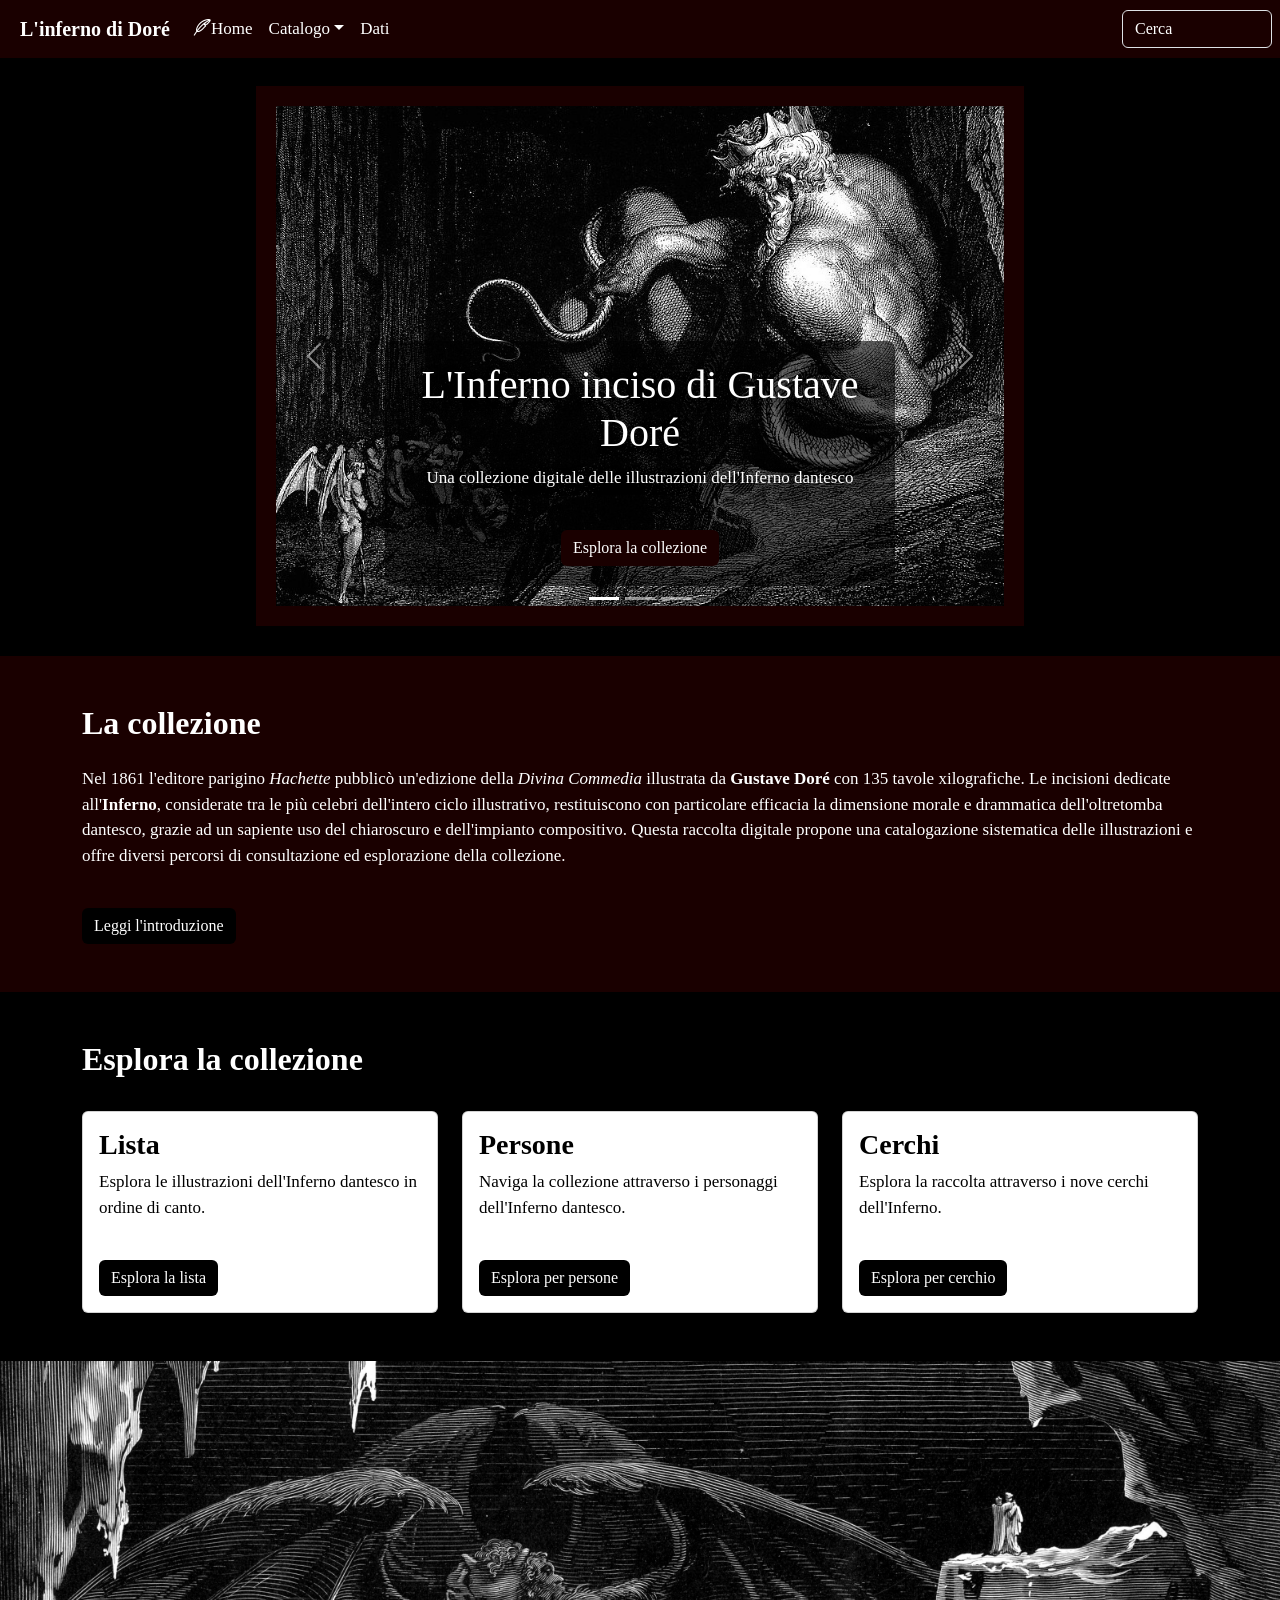
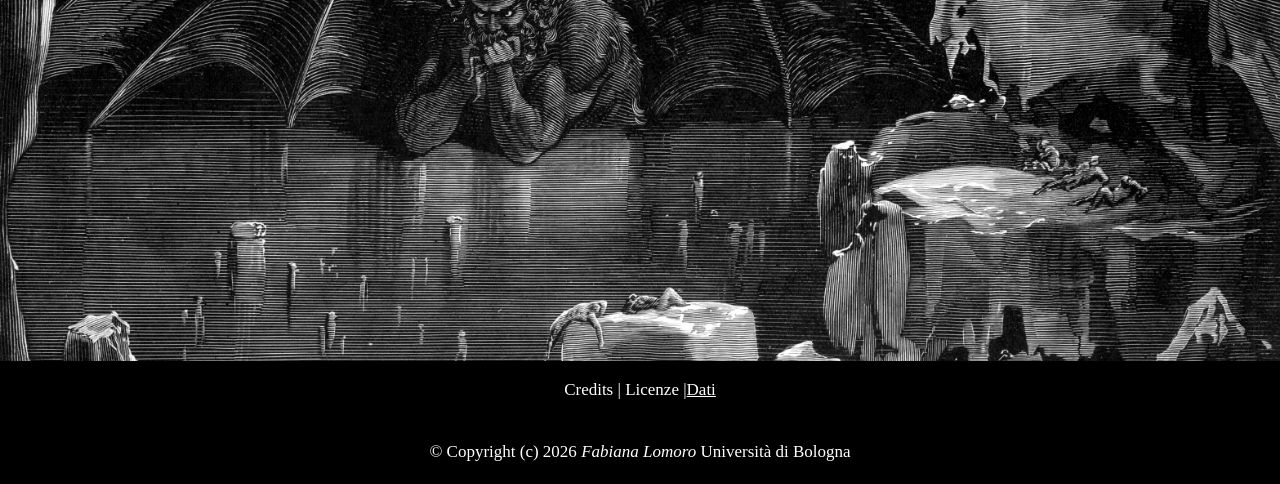
<file: index.html>
<!DOCTYPE html>
<html lang="it">
<head>
	<meta charset="UTF-8"/>
	<meta name="viewport" content="width=device-width, initial-scale=1"/>
	<meta name="DC.title" content="L'Inferno inciso da Gustave Doré"/>
	<meta name="DC.Creator" content="Gustave Doré"/>
	<meta name="DC.Subject" content="Hell in art"/>
	<meta name="DC.Description" content="Collezione digitale delle illustrazioni dell'Inferno dantesco di Gustave Doré"/>
	<meta name="DC.Publisher" content="Fabiana Lomoro, Università di Bologna"/>
	<meta name="DC.Date" content="2026"/>
	<meta name="DC.Type" content="Image"/>
	<meta name="DC.Format" content="text/html"/>
	<meta name="DC.Language" content="it"/>
	<meta name="DC.Rights" content="Dominio Pubblico"/>
	<title>L'Inferno inciso di Gustave Doré</title>
<!--favicon-->
	<link rel="icon" type="image/png" href="img/favicon.png">
<!--Bootstrap CSS-->
	<link href="https://cdn.jsdelivr.net/npm/bootstrap@5.3.8/dist/css/bootstrap.min.css" rel="stylesheet">
<!--Bootstrap Icons-->
	<link rel="stylesheet" href="https://cdn.jsdelivr.net/npm/bootstrap-icons@1.13.1/font/bootstrap-icons.min.css">
<!--CSS-->
	<link href="style.css" rel="stylesheet">
</head>
<body>
	<header>
		<nav class="navbar navbar-expand-lg navbar-dark bg-dark fixed-top">
			<a class="navbar-brand" href="index.html">L'inferno di Doré</a>
			<button class="navbar-toggler" type="button" data-bs-toggle="collapse" data-bs-target="#navbarContent">
				<span class="navbar-toggler-icon"></span>
			</button>
			<div class="collapse navbar-collapse" id="navbarContent">
				<ul class="navbar-nav me-auto">
					<li class="nav-item">
						<a class="nav-link" href="index.html"><i class="bi bi-feather"></i>Home</a>
					</li>
					<li class="nav-item dropdown">
						<a class="nav-link dropdown-toggle" role="button" data-bs-toggle="dropdown">Catalogo</a>
						<ul class="dropdown-menu">
							<li><a class="dropdown-item" href="catalogo.html">Lista</a></li>
							<li><a class="dropdown-item" href="catalogo.html">Persone</a></li>
							<li><a class="dropdown-item" href="catalogo.html">Cerchi</a></li>
						</ul>
					</li>
					<li class="nav-item">
						<a class="nav-link" href="dati.html">Dati</a>
					</li>
				</ul>
			</div>
<!-- barra di ricerca FUORI dal collapse -->
			<form>
				<input class="form-control me-2" type="search" placeholder="Cerca">
			</form>
		</nav>
		<!-- bootstrap carousel -->
		<div id="carouselDoré" class="carousel slide" data-bs-ride="carousel">
		<!-- indicatori -->
			<div class="carousel-indicators">
				<button type="button" data-bs-target="#carouselDoré" data-bs-slide-to="0" class="active"></button>
				<button type="button" data-bs-target="#carouselDoré" data-bs-slide-to="1"></button>
				<button type="button" data-bs-target="#carouselDoré" data-bs-slide-to="2"></button>
			</div>
		<!-- immagini -->
		<div class="carousel-inner">
			<div class="carousel-item active">
				<img src="img/carousel1.jpg" class="d-block w-100" alt="Illustrazione di Gustave Doré, Inferno dantesco" title="Illustrazione di Gustave Doré, Inferno dantesco">
				<div class="carousel-caption">
					<h1>L'Inferno inciso di Gustave Doré</h1>
					<p>Una collezione digitale delle illustrazioni dell'Inferno dantesco</p>
					<a href="catalogo.html" class="btn btn-dark mt-4">Esplora la collezione</a>
				</div>
			</div>
			<div class="carousel-item">
				<img src="img/carousel2.jpg" class="d-block w-100" alt="Dipinto di Gustave Doré, Dante e Virgilio" title="Dipinto di Gustave Doré, Dante e Virgilio">
				<div class="carousel-caption">
					<h1>Personaggi</h1>
					<p>Esplora la collezione attraverso i personaggi dell'Inferno dantesco</p>
					<a href="catalogo.html" class="btn btn-dark mt-4">Naviga per personaggi</a>
				</div>
			</div>
			<div class="carousel-item">
				<img src="img/carousel3.jpg" class="d-block w-100" alt="Mappa dell'Inferno dantesco di Sandro Botticelli" title="Mappa dell'Inferno dantesco di Sandro Botticelli">
				<div class="carousel-caption">
					<h1>I cerchi dell'Inferno</h1>
					<p>Esplora la collezione attraverso i nove cerchi dell'Inferno dantesco</p>
					<a href="catalogo.html" class="btn btn-dark mt-4">Naviga per cerchi</a>
				</div>
			</div>
		</div>
		<!-- frecce -->
		<button class="carousel-control-prev" data-bs-target="#carouselDoré" data-bs-slide="prev">
			<span class="carousel-control-prev-icon"></span>
		</button>
		<button class="carousel-control-next" data-bs-target="#carouselDoré" data-bs-slide="next">
			<span class="carousel-control-next-icon"></span>
		</button>
		</div>
	</header>
	<main>
		<section class="container-fluid pb-5 pt-5 background-bordeaux">
			<div class="container">
				<h2>La collezione</h2>
				<p class="mt-4">Nel 1861 l'editore parigino <em>Hachette</em> pubblicò un'edizione della <em>Divina Commedia</em> illustrata da <b>Gustave Doré</b> con 135 tavole xilografiche. Le incisioni dedicate all'<b>Inferno</b>, considerate tra le più celebri dell'intero ciclo illustrativo, restituiscono con particolare efficacia la dimensione morale e drammatica dell'oltretomba dantesco, grazie ad un sapiente uso del chiaroscuro e dell'impianto compositivo. Questa raccolta digitale propone una catalogazione sistematica delle illustrazioni e offre diversi percorsi di consultazione ed esplorazione della collezione.</p>
				<a href="catalogo.html" class="btn btn-dark mt-4">Leggi l'introduzione</a>
			</div>
		</section>
		<section class="container-fluid pb-5 pt-5">
			<div class="container">
				<h2>Esplora la collezione</h2>
				<div class="row">

					<div class="col-md-4 mt-4">
						<div class="card">
							<div class="card-body">
								<h3 class="card-title">Lista</h3>
								<p class="card-text">Esplora le illustrazioni dell'Inferno dantesco in ordine di canto.</p>
								<a href="catalogo.html" class="btn mt-4">Esplora la lista</a>
							</div>
						</div>
					</div>

					<div class="col-md-4 mt-4">
						<div class="card">
							<div class="card-body">
								<h3 class="card-title">Persone</h3>
								<p class="card-text">Naviga la collezione attraverso i personaggi dell'Inferno dantesco.</p>
								<a href="catalogo.html" class="btn mt-4">Esplora per persone</a>
							</div>
						</div>
					</div>

					<div class="col-md-4 mt-4">
						<div class="card">
							<div class="card-body">
								<h3 class="card-title">Cerchi</h3>
								<p class="card-text">Esplora la raccolta attraverso i nove cerchi dell'Inferno.</p>
								<a href="catalogo.html" class="btn mt-4">Esplora per cerchio</a>
							</div>
						</div>
					</div>

				</div>
			</div>
		</section>
		<section class="container-fluid sfondo-sezione"></section>
	</main>
	<footer>
			<div class="container-fluid pb-3 pt-3">
				<div class="container">
					<p class="mb-0 pb-1 text-center">Credits | Licenze |<a href="dati.html">Dati</a></p>
				</div>
			</div>
			<div class="container-fluid pb-3 pt-3">
				<p class="mb-0 pb-1 text-center">&copy; Copyright (c) 2026 <em>Fabiana Lomoro</em>
				Università di Bologna</p> 
			</div>
		</footer>
	<script src="https://cdn.jsdelivr.net/npm/bootstrap@5.3.8/dist/js/bootstrap.bundle.min.js"></script>
</body>
</html>
</file>
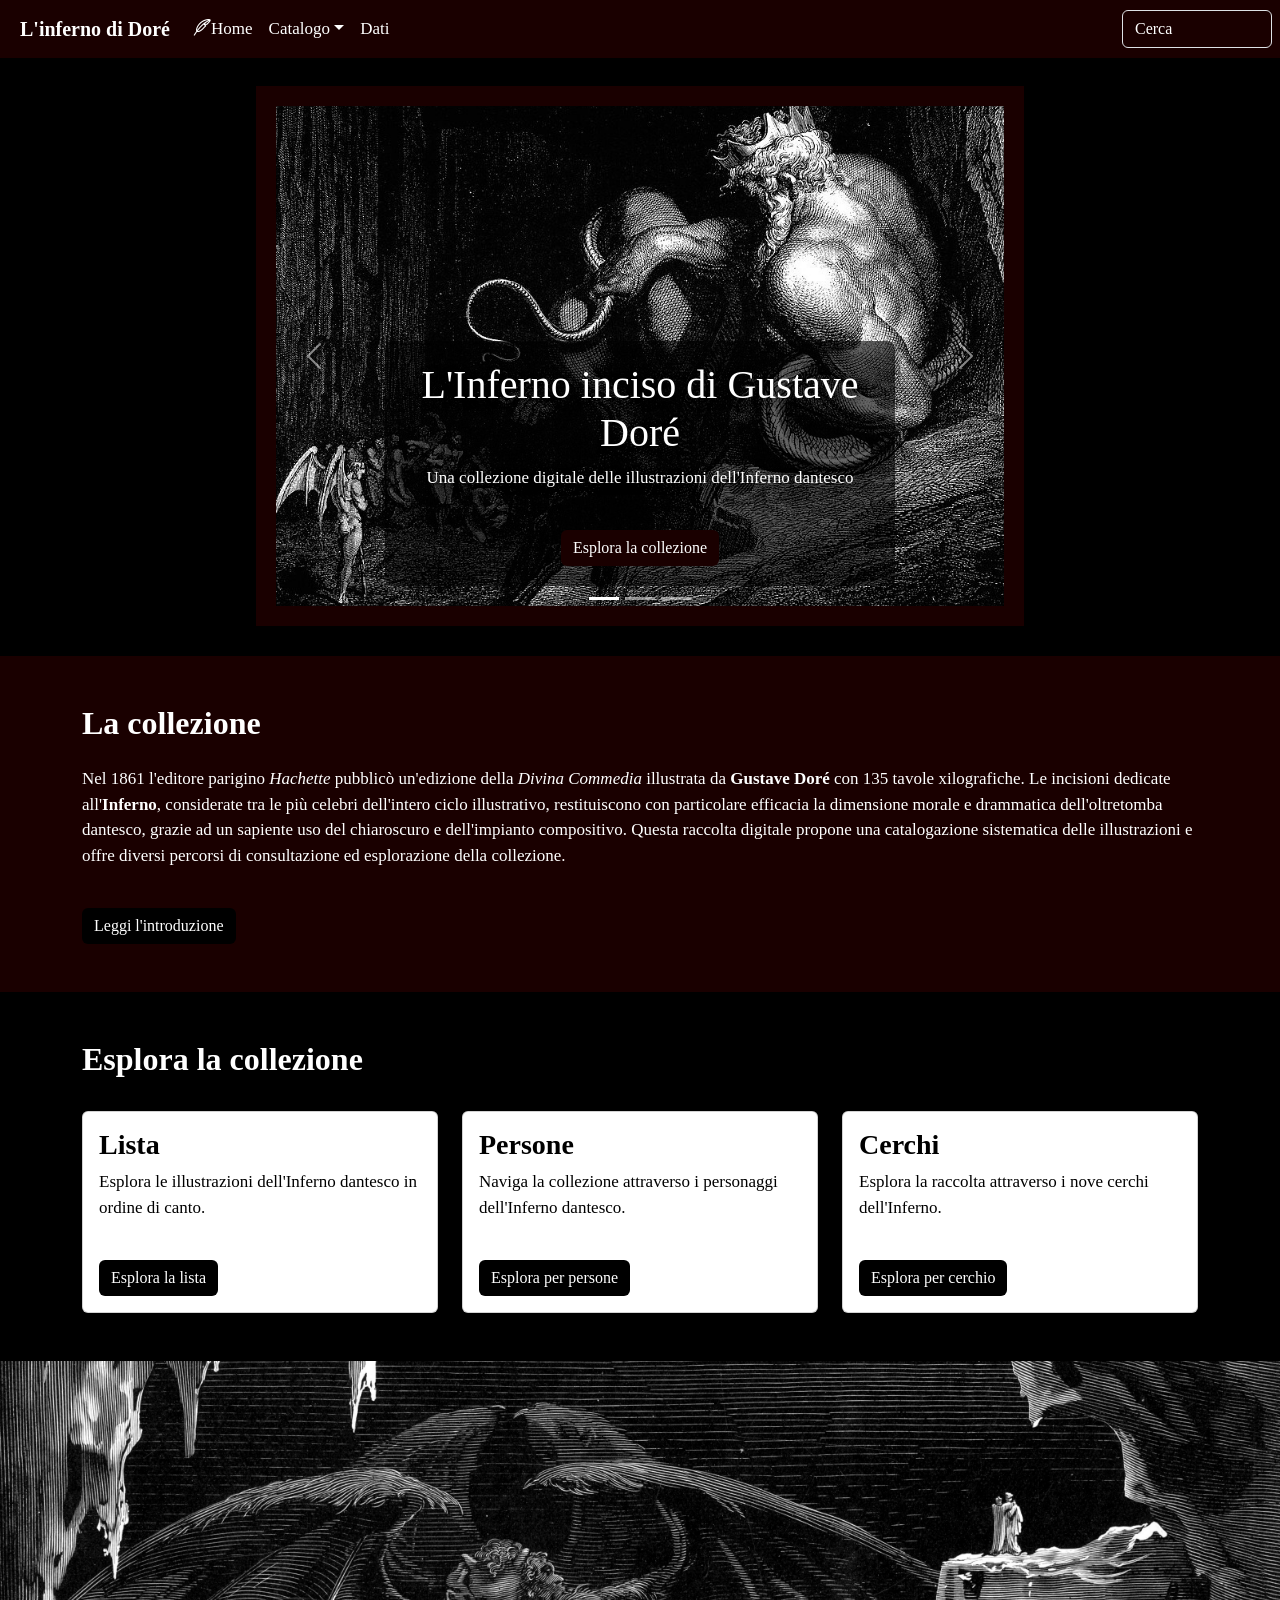
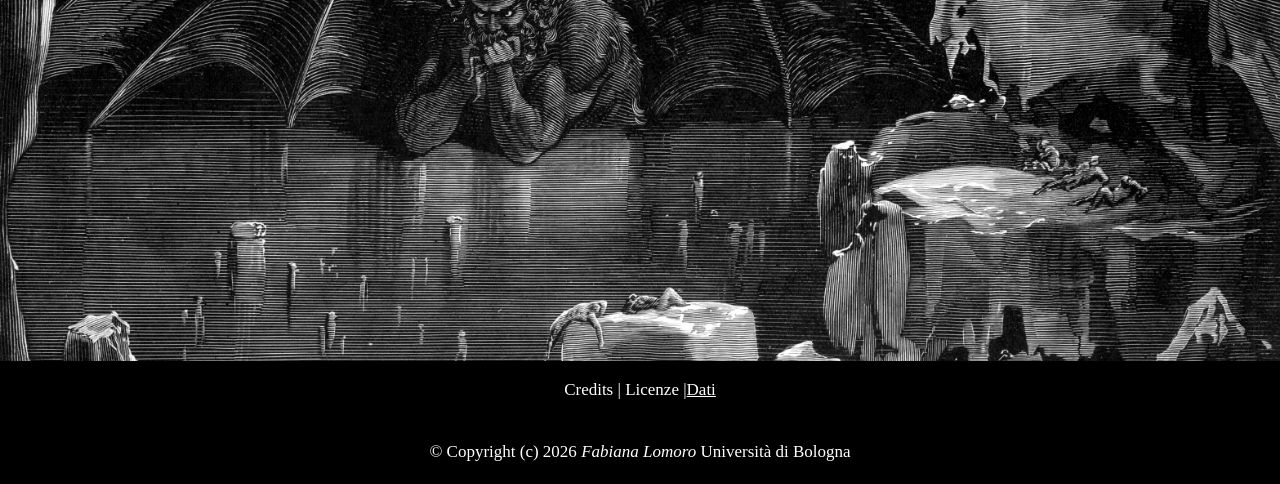
<file: sitoWeb/index.html>
<!DOCTYPE html>
<html lang="it">
<head>
	<meta charset="UTF-8"/>
	<meta name="viewport" content="width=device-width, initial-scale=1"/>
	<meta name="DC.title" content="L'Inferno inciso da Gustave Doré"/>
	<meta name="DC.Creator" content="Gustave Doré"/>
	<meta name="DC.Subject" content="Hell in art"/>
	<meta name="DC.Description" content="Collezione digitale delle illustrazioni dell'Inferno dantesco di Gustave Doré"/>
	<meta name="DC.Publisher" content="Fabiana Lomoro, Università di Bologna"/>
	<meta name="DC.Date" content="2026"/>
	<meta name="DC.Type" content="Image"/>
	<meta name="DC.Format" content="text/html"/>
	<meta name="DC.Language" content="it"/>
	<meta name="DC.Rights" content="Dominio Pubblico"/>
	<title>L'Inferno inciso di Gustave Doré</title>
<!--Bootstrap CSS-->
	<link href="https://cdn.jsdelivr.net/npm/bootstrap@5.3.8/dist/css/bootstrap.min.css" rel="stylesheet">
<!--Bootstrap Icons-->
	<link rel="stylesheet" href="https://cdn.jsdelivr.net/npm/bootstrap-icons@1.13.1/font/bootstrap-icons.min.css">
<!--CSS-->
	<link href="style.css" rel="stylesheet">
</head>
<body>
	<header>
		<nav class="navbar navbar-expand-lg navbar-dark bg-dark fixed-top">
			<a class="navbar-brand" href="index.html">L'inferno di Doré</a>
			<button class="navbar-toggler" type="button" data-bs-toggle="collapse" data-bs-target="#navbarContent">
				<span class="navbar-toggler-icon"></span>
			</button>
			<div class="collapse navbar-collapse" id="navbarContent">
				<ul class="navbar-nav me-auto">
					<li class="nav-item">
						<a class="nav-link" href="index.html"><i class="bi bi-feather"></i>Home</a>
					</li>
					<li class="nav-item dropdown">
						<a class="nav-link dropdown-toggle" role="button" data-bs-toggle="dropdown">Catalogo</a>
						<ul class="dropdown-menu">
							<li><a class="dropdown-item" href="catalogo.html">Lista</a></li>
							<li><a class="dropdown-item" href="catalogo.html">Persone</a></li>
							<li><a class="dropdown-item" href="catalogo.html">Cerchi</a></li>
						</ul>
					</li>
					<li class="nav-item">
						<a class="nav-link" href="dati.html">Dati</a>
					</li>
				</ul>
			</div>
<!-- barra di ricerca FUORI dal collapse -->
			<form>
				<input class="form-control me-2" type="search" placeholder="Cerca">
			</form>
		</nav>
		<!-- bootstrap carousel -->
		<div id="carouselDoré" class="carousel slide" data-bs-ride="carousel">
		<!-- indicatori -->
			<div class="carousel-indicators">
				<button type="button" data-bs-target="#carouselDoré" data-bs-slide-to="0" class="active"></button>
				<button type="button" data-bs-target="#carouselDoré" data-bs-slide-to="1"></button>
				<button type="button" data-bs-target="#carouselDoré" data-bs-slide-to="2"></button>
			</div>
		<!-- immagini -->
		<div class="carousel-inner">
			<div class="carousel-item active">
				<img src="img/carousel1.jpg" class="d-block w-100" alt="Illustrazione di Gustave Doré, Inferno dantesco" title="Illustrazione di Gustave Doré, Inferno dantesco">
				<div class="carousel-caption">
					<h1>L'Inferno inciso di Gustave Doré</h1>
					<p>Una collezione digitale delle illustrazioni dell'Inferno dantesco</p>
					<a href="catalogo.html" class="btn btn-dark mt-4">Esplora la collezione</a>
				</div>
			</div>
			<div class="carousel-item">
				<img src="img/carousel2.jpg" class="d-block w-100" alt="Dipinto di Gustave Doré, Dante e Virgilio" title="Dipinto di Gustave Doré, Dante e Virgilio">
				<div class="carousel-caption">
					<h1>Personaggi</h1>
					<p>Esplora la collezione attraverso i personaggi dell'Inferno dantesco</p>
					<a href="catalogo.html" class="btn btn-dark mt-4">Naviga per personaggi</a>
				</div>
			</div>
			<div class="carousel-item">
				<img src="img/carousel3.jpg" class="d-block w-100" alt="Mappa dell'Inferno dantesco di Sandro Botticelli" title="Mappa dell'Inferno dantesco di Sandro Botticelli">
				<div class="carousel-caption">
					<h1>I cerchi dell'Inferno</h1>
					<p>Esplora la collezione attraverso i nove cerchi dell'Inferno dantesco</p>
					<a href="catalogo.html" class="btn btn-dark mt-4">Naviga per cerchi</a>
				</div>
			</div>
		</div>
		<!-- frecce -->
		<button class="carousel-control-prev" data-bs-target="#carouselDoré" data-bs-slide="prev">
			<span class="carousel-control-prev-icon"></span>
		</button>
		<button class="carousel-control-next" data-bs-target="#carouselDoré" data-bs-slide="next">
			<span class="carousel-control-next-icon"></span>
		</button>
		</div>
	</header>
	<main>
		<section class="container-fluid pb-5 pt-5 background-bordeaux">
			<div class="container">
				<h2>La collezione</h2>
				<p class="mt-4">Nel 1861 l'editore parigino <em>Hachette</em> pubblicò un'edizione della <em>Divina Commedia</em> illustrata da <b>Gustave Doré</b> con 135 tavole xilografiche. Le incisioni dedicate all'<b>Inferno</b>, considerate tra le più celebri dell'intero ciclo illustrativo, restituiscono con particolare efficacia la dimensione morale e drammatica dell'oltretomba dantesco, grazie ad un sapiente uso del chiaroscuro e dell'impianto compositivo. Questa raccolta digitale propone una catalogazione sistematica delle illustrazioni e offre diversi percorsi di consultazione ed esplorazione della collezione.</p>
				<a href="catalogo.html" class="btn btn-dark mt-4">Leggi l'introduzione</a>
			</div>
		</section>
		<section class="container-fluid pb-5 pt-5">
			<div class="container">
				<h2>Esplora la collezione</h2>
				<div class="row">

					<div class="col-md-4 mt-4">
						<div class="card">
							<div class="card-body">
								<h3 class="card-title">Lista</h3>
								<p class="card-text">Esplora le illustrazioni dell'Inferno dantesco in ordine di canto.</p>
								<a href="catalogo.html" class="btn mt-4">Esplora la lista</a>
							</div>
						</div>
					</div>

					<div class="col-md-4 mt-4">
						<div class="card">
							<div class="card-body">
								<h3 class="card-title">Persone</h3>
								<p class="card-text">Naviga la collezione attraverso i personaggi dell'Inferno dantesco.</p>
								<a href="catalogo.html" class="btn mt-4">Esplora per persone</a>
							</div>
						</div>
					</div>

					<div class="col-md-4 mt-4">
						<div class="card">
							<div class="card-body">
								<h3 class="card-title">Cerchi</h3>
								<p class="card-text">Esplora la raccolta attraverso i nove cerchi dell'Inferno.</p>
								<a href="catalogo.html" class="btn mt-4">Esplora per cerchio</a>
							</div>
						</div>
					</div>

				</div>
			</div>
		</section>
		<section class="container-fluid sfondo-sezione"></section>
	</main>
	<footer>
			<div class="container-fluid pb-3 pt-3">
				<div class="container">
					<p class="mb-0 pb-1 text-center">Credits | Licenze |<a href="dati.html">Dati</a></p>
				</div>
			</div>
			<div class="container-fluid pb-3 pt-3">
				<p class="mb-0 pb-1 text-center">&copy; Copyright (c) 2026 <em>Fabiana Lomoro</em>
				Università di Bologna</p> 
			</div>
		</footer>
	<script src="https://cdn.jsdelivr.net/npm/bootstrap@5.3.8/dist/js/bootstrap.bundle.min.js"></script>
</body>
</html>
</file>
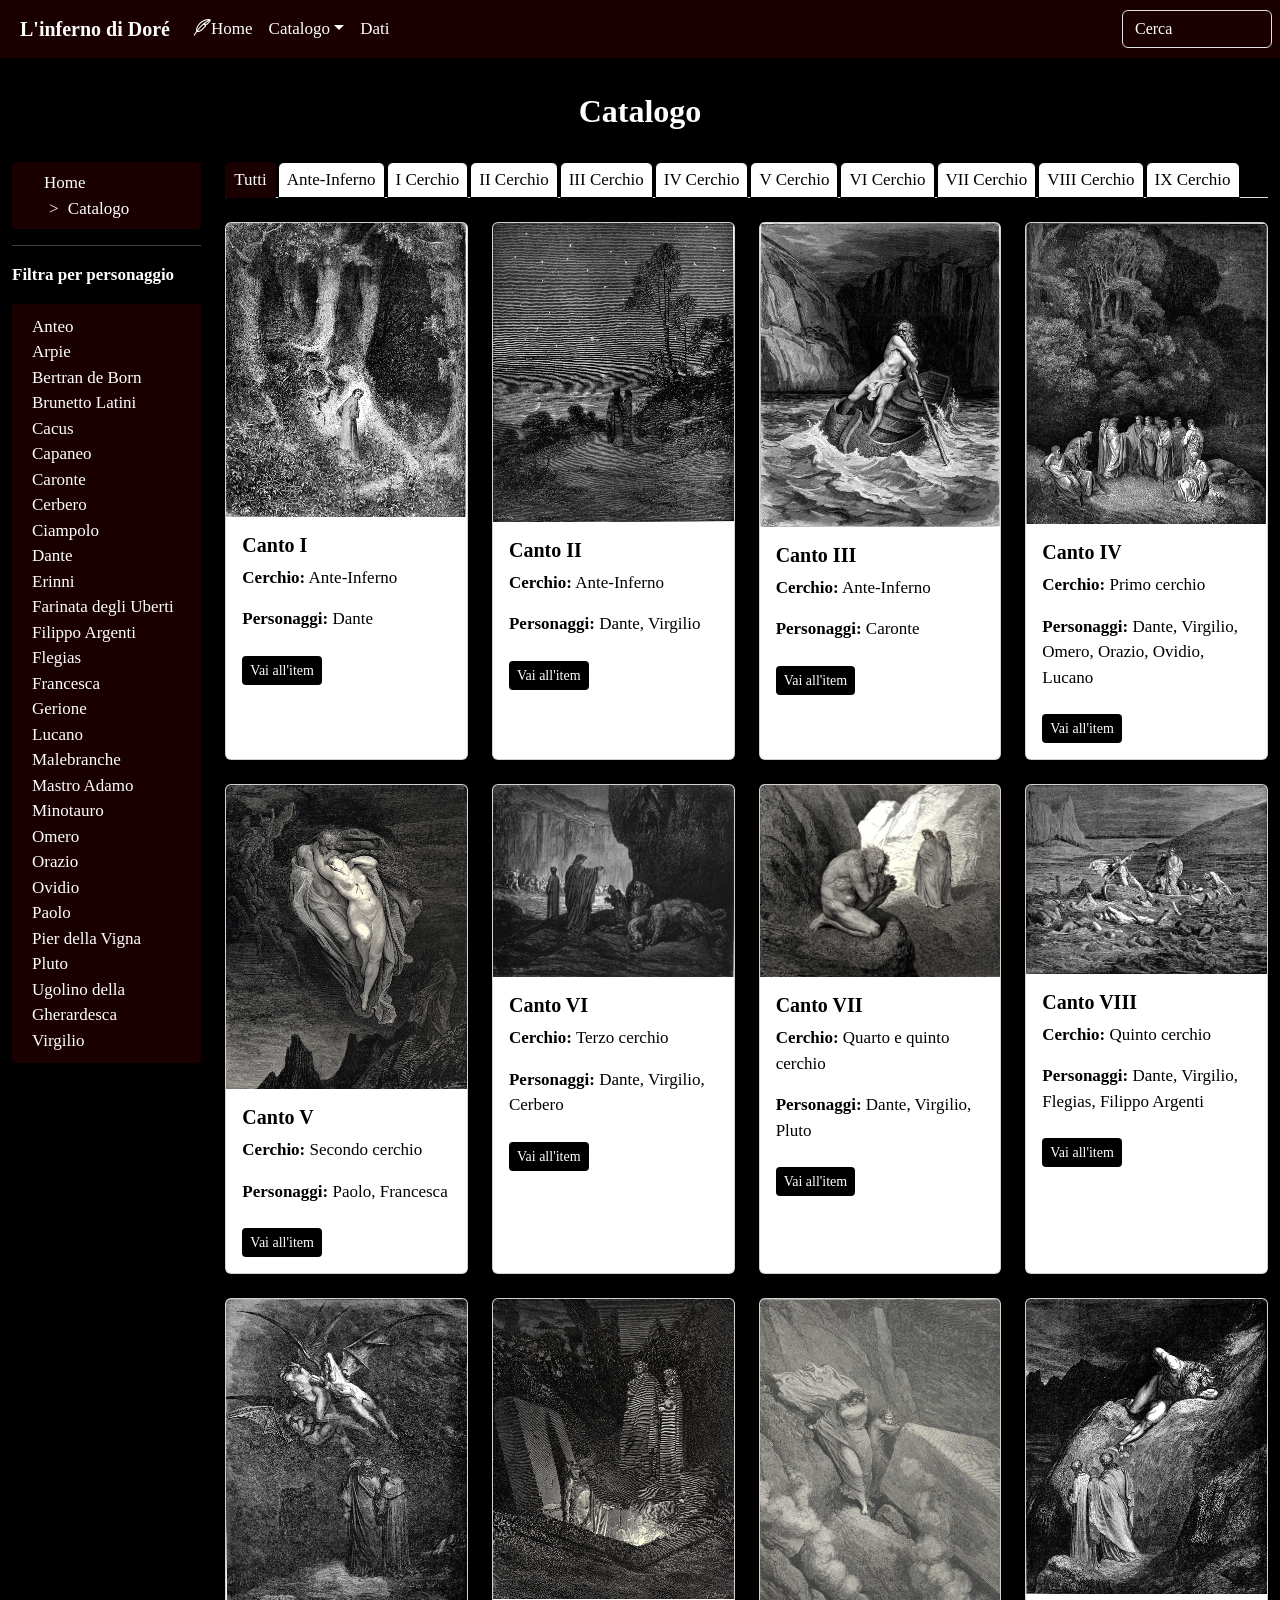
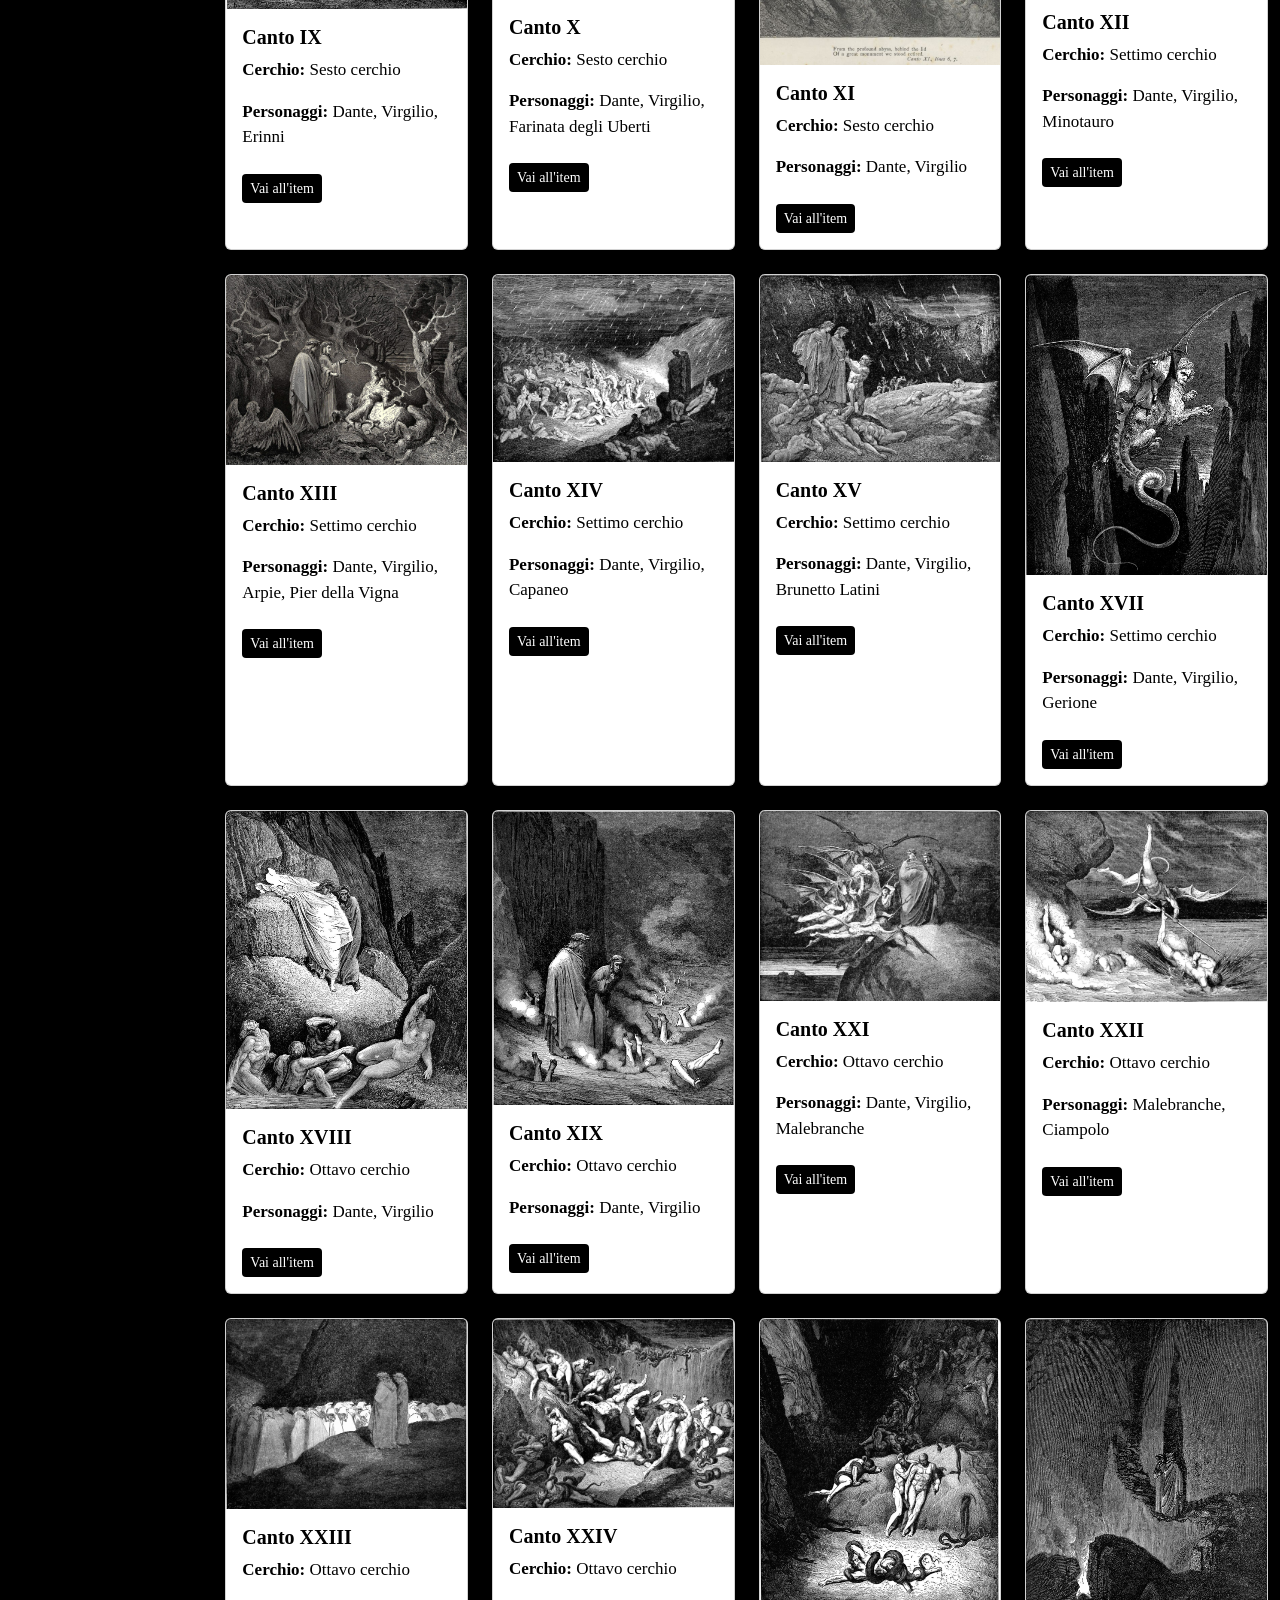
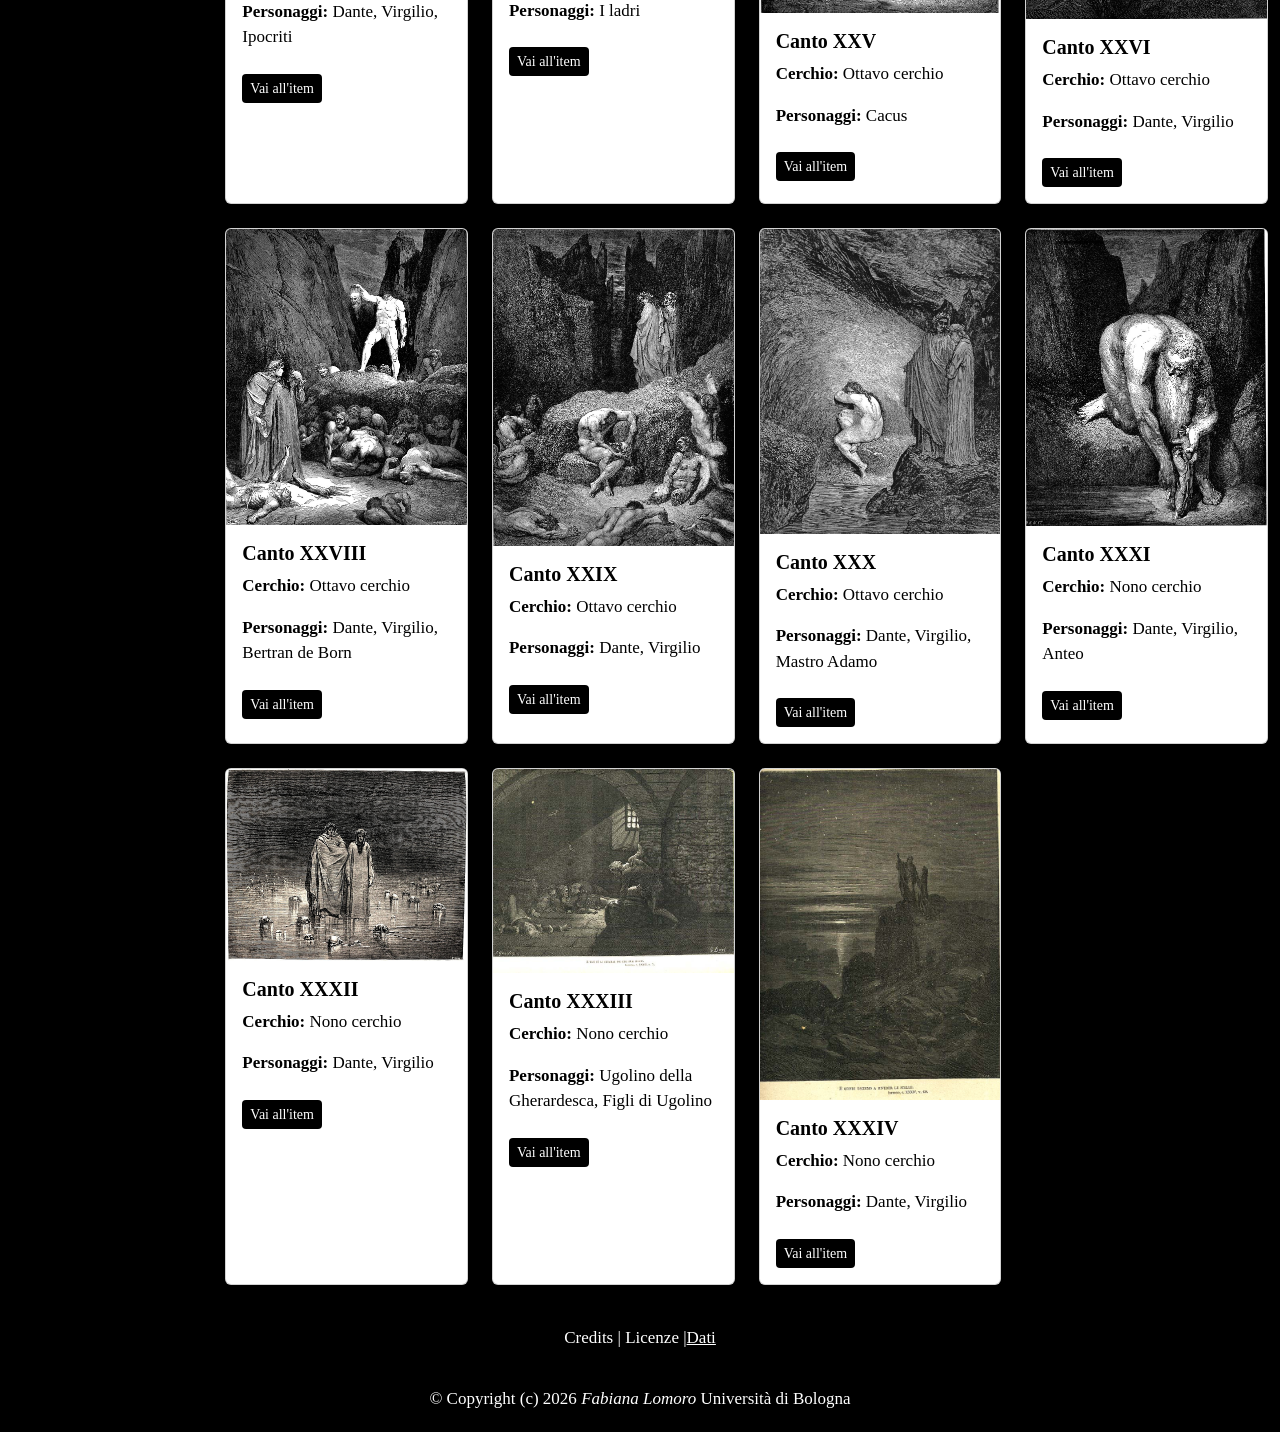
<file: catalogo.html>
<!DOCTYPE html>
<html lang="it">
<head>
	<meta charset="UTF-8"/>
	<meta name="viewport" content="width=device-width, initial-scale=1"/>
	<meta name="DC.title" content="Catalogo - L'Inferno inciso da Gustave Doré"/>
	<meta name="DC.Creator" content="Gustave Doré"/>
	<meta name="DC.Subject" content="Hell in art"/>
	<meta name="DC.Description" content="Collezione digitale delle illustrazioni dell'Inferno dantesco di Gustave Doré"/>
	<meta name="DC.Publisher" content="Fabiana Lomoro, Università di Bologna"/>
	<meta name="DC.Date" content="2026"/>
	<meta name="DC.Type" content="Image"/>
	<meta name="DC.Format" content="text/html"/>
	<meta name="DC.Language" content="it"/>
	<meta name="DC.Rights" content="Dominio Pubblico"/>
	<title>Catalogo - L'Inferno inciso di Gustave Doré</title>
<!--Bootstrap CSS-->
	<link href="https://cdn.jsdelivr.net/npm/bootstrap@5.3.8/dist/css/bootstrap.min.css" rel="stylesheet">
<!--Bootstrap Icons-->
	<link rel="stylesheet" href="https://cdn.jsdelivr.net/npm/bootstrap-icons@1.13.1/font/bootstrap-icons.min.css">
<!--CSS-->
	<link href="style.css" rel="stylesheet">
</head>
<body>
	<header>
		<nav class="navbar navbar-expand-lg navbar-dark bg-dark fixed-top">
			<a class="navbar-brand" href="index.html">L'inferno di Doré</a>
			<button class="navbar-toggler" type="button" data-bs-toggle="collapse" data-bs-target="#navbarContent">
				<span class="navbar-toggler-icon"></span>
			</button>
			<div class="collapse navbar-collapse" id="navbarContent">
				<ul class="navbar-nav me-auto">
					<li class="nav-item">
						<a class="nav-link" href="index.html"><i class="bi bi-feather"></i>Home</a>
					</li>
					<li class="nav-item dropdown active">
						<a class="nav-link dropdown-toggle" href="#" role="button" data-bs-toggle="dropdown">Catalogo</a>
						<ul class="dropdown-menu">
							<li><a class="dropdown-item" href="catalogo.html">Lista</a></li>
							<li><a class="dropdown-item" href="catalogo.html">Persone</a></li>
							<li><a class="dropdown-item" href="catalogo.html">Cerchi</a></li>
						</ul>
					</li>
					<li class="nav-item">
						<a class="nav-link" href="dati.html">Dati</a>
					</li>
				</ul>
			</div>
<!-- barra di ricerca FUORI dal collapse -->
			<form>
				<input class="form-control me-2" type="search" placeholder="Cerca">
			</form>
		</nav>
	</header>
	<main class="pt-2 mt-1">
		<section class="container-fluid">
			<div class="row">
<!--titolo-->
				<div class="col-md-12 pb-4 pt-4">
					<h2 class="text-center">Catalogo</h2>
				</div>
<!--aside sinistra-->
				<div class="col-md-2">
					<aside>
<!--breadcrumb-->
						<nav>
							<ul class="breadcrumb">
								<li><a href="index.html">Home</a></li>
								<li> Catalogo</li>
							</ul>
						</nav>

					<hr>
<!--filtri-->
					<p><b>Filtra per personaggio</b></p>
					<ul class="list-unstyled">
						<li><a href="#">Anteo</a></li>
						<li><a href="#">Arpie</a></li>
						<li><a href="#">Bertran de Born</a></li>
						<li><a href="#">Brunetto Latini</a></li>
						<li><a href="#">Cacus</a></li>
						<li><a href="#">Capaneo</a></li>
						<li><a href="#">Caronte</a></li>
						<li><a href="#">Cerbero</a></li>
						<li><a href="#">Ciampolo</a></li>
						<li><a href="#">Dante</a></li>
						<li><a href="#">Erinni</a></li>
						<li><a href="#">Farinata degli Uberti</a></li>
						<li><a href="#">Filippo Argenti</a></li>
						<li><a href="#">Flegias</a></li>
						<li><a href="#">Francesca</a></li>
						<li><a href="#">Gerione</a></li>
						<li><a href="#">Lucano</a></li>
						<li><a href="#">Malebranche</a></li>
						<li><a href="#">Mastro Adamo</a></li>
						<li><a href="#">Minotauro</a></li>
						<li><a href="#">Omero</a></li>
						<li><a href="#">Orazio</a></li>
						<li><a href="#">Ovidio</a></li>
						<li><a href="#">Paolo</a></li>
						<li><a href="#">Pier della Vigna</a></li>
						<li><a href="#">Pluto</a></li>
						<li><a href="#">Ugolino della Gherardesca</a></li>
						<li><a href="#">Virgilio</a></li>
					</ul>
					</aside>
				</div>
<!--cards-->
				<div class="col-md-10">
<!--cerchi-->
				<ul class="nav nav-tabs mb-4">
					<li class="nav-item"><a class="nav-link active" href="#">Tutti</a></li>
					<li class="nav-item"><a class="nav-link" href="#">Ante-Inferno</a></li>
					<li class="nav-item"><a class="nav-link" href="#">I Cerchio</a></li>
					<li class="nav-item"><a class="nav-link" href="#">II Cerchio</a></li>
					<li class="nav-item"><a class="nav-link" href="#">III Cerchio</a></li>
					<li class="nav-item"><a class="nav-link" href="#">IV Cerchio</a></li>
					<li class="nav-item"><a class="nav-link" href="#">V Cerchio</a></li>
					<li class="nav-item"><a class="nav-link" href="#">VI Cerchio</a></li>
					<li class="nav-item"><a class="nav-link" href="#">VII Cerchio</a></li>
					<li class="nav-item"><a class="nav-link" href="#">VIII Cerchio</a></li>
					<li class="nav-item"><a class="nav-link" href="#">IX Cerchio</a></li>
				</ul>
				<div id="catalogo-items" class="row">
<!--canto1-->
					<div class="col-md-3 mb-4">
						<div class="card h-100">
							<img src="img/canto01.jpg" class="card-img-top" alt="Illustrazione Canto I">
							<div class="card-body">
								<h5 class="card-title">Canto I</h5>
								<p class="card-text"><b>Cerchio:</b> Ante-Inferno</p>
								<p class="card-text"><b>Personaggi:</b> Dante</p>
								<a href="itemI.html" class="btn btn-sm mt-2">Vai all'item</a>
							</div>
						</div>		
					</div>
<!--canto2-->
					<div class="col-md-3 mb-4">
						<div class="card h-100">
							<img src="img/canto02.jpg" class="card-img-top" alt="Illustrazione Canto II">
							<div class="card-body">
								<h5 class="card-title">Canto II</h5>
								<p class="card-text"><b>Cerchio:</b> Ante-Inferno</p>
								<p class="card-text"><b>Personaggi:</b> Dante, Virgilio</p>
								<a href="#" class="btn btn-sm mt-2">Vai all'item</a>
							</div>
						</div>		
					</div>
<!--canto3-->
					<div class="col-md-3 mb-4">
						<div class="card h-100">
							<img src="img/canto03.jpg" class="card-img-top" alt="Illustrazione Canto III">
							<div class="card-body">
								<h5 class="card-title">Canto III</h5>
								<p class="card-text"><b>Cerchio:</b> Ante-Inferno</p>
								<p class="card-text"><b>Personaggi:</b> Caronte</p>
								<a href="#" class="btn btn-sm mt-2">Vai all'item</a>
							</div>
						</div>		
					</div>
<!--canto4-->
					<div class="col-md-3 mb-4">
						<div class="card h-100">
							<img src="img/canto04.jpg" class="card-img-top" alt="Illustrazione Canto IV">
							<div class="card-body">
								<h5 class="card-title">Canto IV</h5>
								<p class="card-text"><b>Cerchio:</b> Primo cerchio</p>
								<p class="card-text"><b>Personaggi:</b> Dante, Virgilio, Omero, Orazio, Ovidio, Lucano</p>
								<a href="#" class="btn btn-sm mt-2">Vai all'item</a>
							</div>
						</div>		
					</div>					
<!--canto5-->
					<div class="col-md-3 mb-4">
						<div class="card h-100">
							<img src="img/canto05.jpg" class="card-img-top" alt="Illustrazione Canto V">
							<div class="card-body">
								<h5 class="card-title">Canto V</h5>
								<p class="card-text"><b>Cerchio:</b> Secondo cerchio</p>
								<p class="card-text"><b>Personaggi:</b> Paolo, Francesca</p>
								<a href="itemV.html" class="btn btn-sm mt-2">Vai all'item</a>
							</div>
						</div>		
					</div>
<!--canto6-->
					<div class="col-md-3 mb-4">
						<div class="card h-100">
							<img src="img/canto06.jpg" class="card-img-top" alt="Illustrazione Canto VI">
							<div class="card-body">
								<h5 class="card-title">Canto VI</h5>
								<p class="card-text"><b>Cerchio:</b> Terzo cerchio</p>
								<p class="card-text"><b>Personaggi:</b> Dante, Virgilio, Cerbero</p>
								<a href="#" class="btn btn-sm mt-2">Vai all'item</a>
							</div>
						</div>		
					</div>
<!--canto7-->
					<div class="col-md-3 mb-4">
						<div class="card h-100">
							<img src="img/canto07.jpg" class="card-img-top" alt="Illustrazione Canto VII">
							<div class="card-body">
								<h5 class="card-title">Canto VII</h5>
								<p class="card-text"><b>Cerchio:</b> Quarto e quinto cerchio</p>
								<p class="card-text"><b>Personaggi:</b> Dante, Virgilio, Pluto</p>
								<a href="#" class="btn btn-sm mt-2">Vai all'item</a>
							</div>
						</div>		
					</div>
<!--canto8-->
					<div class="col-md-3 mb-4">
						<div class="card h-100">
							<img src="img/canto08.jpg" class="card-img-top" alt="Illustrazione Canto VIII">
							<div class="card-body">
								<h5 class="card-title">Canto VIII</h5>
								<p class="card-text"><b>Cerchio:</b> Quinto cerchio</p>
								<p class="card-text"><b>Personaggi:</b> Dante, Virgilio, Flegias, Filippo Argenti</p>
								<a href="#" class="btn btn-sm mt-2">Vai all'item</a>
							</div>
						</div>		
					</div>					
<!--canto9-->
					<div class="col-md-3 mb-4">
						<div class="card h-100">
							<img src="img/canto09.jpg" class="card-img-top" alt="Illustrazione Canto IX">
							<div class="card-body">
								<h5 class="card-title">Canto IX</h5>
								<p class="card-text"><b>Cerchio:</b> Sesto cerchio</p>
								<p class="card-text"><b>Personaggi:</b> Dante, Virgilio, Erinni</p>
								<a href="#" class="btn btn-sm mt-2">Vai all'item</a>
							</div>
						</div>		
					</div>
<!--canto10-->
					<div class="col-md-3 mb-4">
						<div class="card h-100">
							<img src="img/canto10.jpg" class="card-img-top" alt="Illustrazione Canto X">
							<div class="card-body">
								<h5 class="card-title">Canto X</h5>
								<p class="card-text"><b>Cerchio:</b> Sesto cerchio</p>
								<p class="card-text"><b>Personaggi:</b> Dante, Virgilio, Farinata degli Uberti</p>
								<a href="#" class="btn btn-sm mt-2">Vai all'item</a>
							</div>
						</div>		
					</div>
<!--canto11-->
					<div class="col-md-3 mb-4">
						<div class="card h-100">
							<img src="img/canto11.jpg" class="card-img-top" alt="Illustrazione Canto XI">
							<div class="card-body">
								<h5 class="card-title">Canto XI</h5>
								<p class="card-text"><b>Cerchio:</b> Sesto cerchio</p>
								<p class="card-text"><b>Personaggi:</b> Dante, Virgilio</p>
								<a href="#" class="btn btn-sm mt-2">Vai all'item</a>
							</div>
						</div>		
					</div>
<!--canto12-->
					<div class="col-md-3 mb-4">
						<div class="card h-100">
							<img src="img/canto12.jpg" class="card-img-top" alt="Illustrazione Canto XII">
							<div class="card-body">
								<h5 class="card-title">Canto XII</h5>
								<p class="card-text"><b>Cerchio:</b> Settimo cerchio</p>
								<p class="card-text"><b>Personaggi:</b> Dante, Virgilio, Minotauro</p>
								<a href="#" class="btn btn-sm mt-2">Vai all'item</a>
							</div>
						</div>		
					</div>					
<!--canto13-->
					<div class="col-md-3 mb-4">
						<div class="card h-100">
							<img src="img/canto13.jpg" class="card-img-top" alt="Illustrazione Canto XIII">
							<div class="card-body">
								<h5 class="card-title">Canto XIII</h5>
								<p class="card-text"><b>Cerchio:</b> Settimo cerchio</p>
								<p class="card-text"><b>Personaggi:</b> Dante, Virgilio, Arpie, Pier della Vigna</p>
								<a href="#" class="btn btn-sm mt-2">Vai all'item</a>
							</div>
						</div>		
					</div>
<!--canto14-->
					<div class="col-md-3 mb-4">
						<div class="card h-100">
							<img src="img/canto14.jpg" class="card-img-top" alt="Illustrazione Canto XIV">
							<div class="card-body">
								<h5 class="card-title">Canto XIV</h5>
								<p class="card-text"><b>Cerchio:</b> Settimo cerchio</p>
								<p class="card-text"><b>Personaggi:</b> Dante, Virgilio, Capaneo</p>
								<a href="#" class="btn btn-sm mt-2">Vai all'item</a>
							</div>
						</div>		
					</div>
<!--canto15-->
					<div class="col-md-3 mb-4">
						<div class="card h-100">
							<img src="img/canto15.jpg" class="card-img-top" alt="Illustrazione Canto XV">
							<div class="card-body">
								<h5 class="card-title">Canto XV</h5>
								<p class="card-text"><b>Cerchio:</b> Settimo cerchio</p>
								<p class="card-text"><b>Personaggi:</b> Dante, Virgilio, Brunetto Latini</p>
								<a href="#" class="btn btn-sm mt-2">Vai all'item</a>
							</div>
						</div>		
					</div>
<!--canto17-->
					<div class="col-md-3 mb-4">
						<div class="card h-100">
							<img src="img/canto17.jpg" class="card-img-top" alt="Illustrazione Canto XVII">
							<div class="card-body">
								<h5 class="card-title">Canto XVII</h5>
								<p class="card-text"><b>Cerchio:</b> Settimo cerchio</p>
								<p class="card-text"><b>Personaggi:</b> Dante, Virgilio, Gerione</p>
								<a href="#" class="btn btn-sm mt-2">Vai all'item</a>
							</div>
						</div>		
					</div>					
<!--canto18-->
					<div class="col-md-3 mb-4">
						<div class="card h-100">
							<img src="img/canto18.jpg" class="card-img-top" alt="Illustrazione Canto XVIII">
							<div class="card-body">
								<h5 class="card-title">Canto XVIII</h5>
								<p class="card-text"><b>Cerchio:</b> Ottavo cerchio</p>
								<p class="card-text"><b>Personaggi:</b> Dante, Virgilio</p>
								<a href="#" class="btn btn-sm mt-2">Vai all'item</a>
							</div>
						</div>		
					</div>
<!--canto19-->
					<div class="col-md-3 mb-4">
						<div class="card h-100">
							<img src="img/canto19.jpg" class="card-img-top" alt="Illustrazione Canto XIX">
							<div class="card-body">
								<h5 class="card-title">Canto XIX</h5>
								<p class="card-text"><b>Cerchio:</b> Ottavo cerchio</p>
								<p class="card-text"><b>Personaggi:</b> Dante, Virgilio</p>
								<a href="#" class="btn btn-sm mt-2">Vai all'item</a>
							</div>
						</div>		
					</div>
<!--canto21-->
					<div class="col-md-3 mb-4">
						<div class="card h-100">
							<img src="img/canto21.jpg" class="card-img-top" alt="Illustrazione Canto XXI">
							<div class="card-body">
								<h5 class="card-title">Canto XXI</h5>
								<p class="card-text"><b>Cerchio:</b> Ottavo cerchio</p>
								<p class="card-text"><b>Personaggi:</b> Dante, Virgilio, Malebranche</p>
								<a href="#" class="btn btn-sm mt-2">Vai all'item</a>
							</div>
						</div>		
					</div>
<!--canto22-->
					<div class="col-md-3 mb-4">
						<div class="card h-100">
							<img src="img/canto22.jpg" class="card-img-top" alt="Illustrazione Canto XXII">
							<div class="card-body">
								<h5 class="card-title">Canto XXII</h5>
								<p class="card-text"><b>Cerchio:</b> Ottavo cerchio</p>
								<p class="card-text"><b>Personaggi:</b> Malebranche, Ciampolo</p>
								<a href="#" class="btn btn-sm mt-2">Vai all'item</a>
							</div>
						</div>		
					</div>					
<!--canto23-->
					<div class="col-md-3 mb-4">
						<div class="card h-100">
							<img src="img/canto23.jpg" class="card-img-top" alt="Illustrazione Canto XXIII">
							<div class="card-body">
								<h5 class="card-title">Canto XXIII</h5>
								<p class="card-text"><b>Cerchio:</b> Ottavo cerchio</p>
								<p class="card-text"><b>Personaggi:</b> Dante, Virgilio, Ipocriti</p>
								<a href="#" class="btn btn-sm mt-2">Vai all'item</a>
							</div>
						</div>		
					</div>
<!--canto24-->
					<div class="col-md-3 mb-4">
						<div class="card h-100">
							<img src="img/canto24.jpg" class="card-img-top" alt="Illustrazione Canto XXIV">
							<div class="card-body">
								<h5 class="card-title">Canto XXIV</h5>
								<p class="card-text"><b>Cerchio:</b> Ottavo cerchio</p>
								<p class="card-text"><b>Personaggi:</b> I ladri</p>
								<a href="#" class="btn btn-sm mt-2">Vai all'item</a>
							</div>
						</div>		
					</div>
<!--canto25-->
					<div class="col-md-3 mb-4">
						<div class="card h-100">
							<img src="img/canto25.jpg" class="card-img-top" alt="Illustrazione Canto XXV">
							<div class="card-body">
								<h5 class="card-title">Canto XXV</h5>
								<p class="card-text"><b>Cerchio:</b> Ottavo cerchio</p>
								<p class="card-text"><b>Personaggi:</b> Cacus</p>
								<a href="#" class="btn btn-sm mt-2">Vai all'item</a>
							</div>
						</div>		
					</div>
<!--canto26-->
					<div class="col-md-3 mb-4">
						<div class="card h-100">
							<img src="img/canto26.jpg" class="card-img-top" alt="Illustrazione Canto XXVI">
							<div class="card-body">
								<h5 class="card-title">Canto XXVI</h5>
								<p class="card-text"><b>Cerchio:</b> Ottavo cerchio</p>
								<p class="card-text"><b>Personaggi:</b> Dante, Virgilio</p>
								<a href="#" class="btn btn-sm mt-2">Vai all'item</a>
							</div>
						</div>		
					</div>					
<!--canto28-->
					<div class="col-md-3 mb-4">
						<div class="card h-100">
							<img src="img/canto28.jpg" class="card-img-top" alt="Illustrazione Canto XXVIII">
							<div class="card-body">
								<h5 class="card-title">Canto XXVIII</h5>
								<p class="card-text"><b>Cerchio:</b> Ottavo cerchio</p>
								<p class="card-text"><b>Personaggi:</b> Dante, Virgilio, Bertran de Born</p>
								<a href="#" class="btn btn-sm mt-2">Vai all'item</a>
							</div>
						</div>		
					</div>
<!--canto29-->
					<div class="col-md-3 mb-4">
						<div class="card h-100">
							<img src="img/canto29.jpg" class="card-img-top" alt="Illustrazione Canto XXIX">
							<div class="card-body">
								<h5 class="card-title">Canto XXIX</h5>
								<p class="card-text"><b>Cerchio:</b> Ottavo cerchio</p>
								<p class="card-text"><b>Personaggi:</b> Dante, Virgilio</p>
								<a href="#" class="btn btn-sm mt-2">Vai all'item</a>
							</div>
						</div>		
					</div>
<!--canto30-->
					<div class="col-md-3 mb-4">
						<div class="card h-100">
							<img src="img/canto30.jpg" class="card-img-top" alt="Illustrazione Canto XXX">
							<div class="card-body">
								<h5 class="card-title">Canto XXX</h5>
								<p class="card-text"><b>Cerchio:</b> Ottavo cerchio</p>
								<p class="card-text"><b>Personaggi:</b> Dante, Virgilio, Mastro Adamo</p>
								<a href="#" class="btn btn-sm mt-2">Vai all'item</a>
							</div>
						</div>		
					</div>
<!--canto31-->
					<div class="col-md-3 mb-4">
						<div class="card h-100">
							<img src="img/canto31.jpg" class="card-img-top" alt="Illustrazione Canto XXXI">
							<div class="card-body">
								<h5 class="card-title">Canto XXXI</h5>
								<p class="card-text"><b>Cerchio:</b> Nono cerchio</p>
								<p class="card-text"><b>Personaggi:</b> Dante, Virgilio, Anteo</p>
								<a href="#" class="btn btn-sm mt-2">Vai all'item</a>
							</div>
						</div>		
					</div>					
<!--canto32-->
					<div class="col-md-3 mb-4">
						<div class="card h-100">
							<img src="img/canto32.jpg" class="card-img-top" alt="Illustrazione Canto XXXII">
							<div class="card-body">
								<h5 class="card-title">Canto XXXII</h5>
								<p class="card-text"><b>Cerchio:</b> Nono cerchio</p>
								<p class="card-text"><b>Personaggi:</b> Dante, Virgilio</p>
								<a href="#" class="btn btn-sm mt-2">Vai all'item</a>
							</div>
						</div>		
					</div>
<!--canto33-->
					<div class="col-md-3 mb-4">
						<div class="card h-100">
							<img src="img/canto33.jpg" class="card-img-top" alt="Illustrazione Canto XXXIII">
							<div class="card-body">
								<h5 class="card-title">Canto XXXIII</h5>
								<p class="card-text"><b>Cerchio:</b> Nono cerchio</p>
								<p class="card-text"><b>Personaggi:</b> Ugolino della Gherardesca, Figli di Ugolino</p>
								<a href="#" class="btn btn-sm mt-2">Vai all'item</a>
							</div>
						</div>		
					</div>
<!--canto34-->
					<div class="col-md-3 mb-4">
						<div class="card h-100">
							<img src="img/canto34.jpg" class="card-img-top" alt="Illustrazione Canto XXXIV">
							<div class="card-body">
								<h5 class="card-title">Canto XXXIV</h5>
								<p class="card-text"><b>Cerchio:</b> Nono cerchio</p>
								<p class="card-text"><b>Personaggi:</b> Dante, Virgilio</p>
								<a href="itemXXXIV.html" class="btn btn-sm mt-2">Vai all'item</a>
							</div>
						</div>		
					</div>

					</div>
				</div>
			</div>
		</section>
		</main>
		<footer>
			<div class="container-fluid pb-3 pt-3">
					<div class="container">
						<p class="mb-0 pb-1 text-center">Credits | Licenze |<a href="dati.html">Dati</a></p>
					</div>
				</div>
				<div class="container-fluid pb-3 pt-3">
					<p class="mb-0 pb-1 text-center">&copy; Copyright (c) 2026 <em>Fabiana Lomoro</em>
					Università di Bologna</p> 
				</div>
		</footer>
<!--script Bootstrap-->
	<script src="https://cdn.jsdelivr.net/npm/bootstrap@5.3.8/dist/js/bootstrap.bundle.min.js"></script>
</body>
</html>
</file>
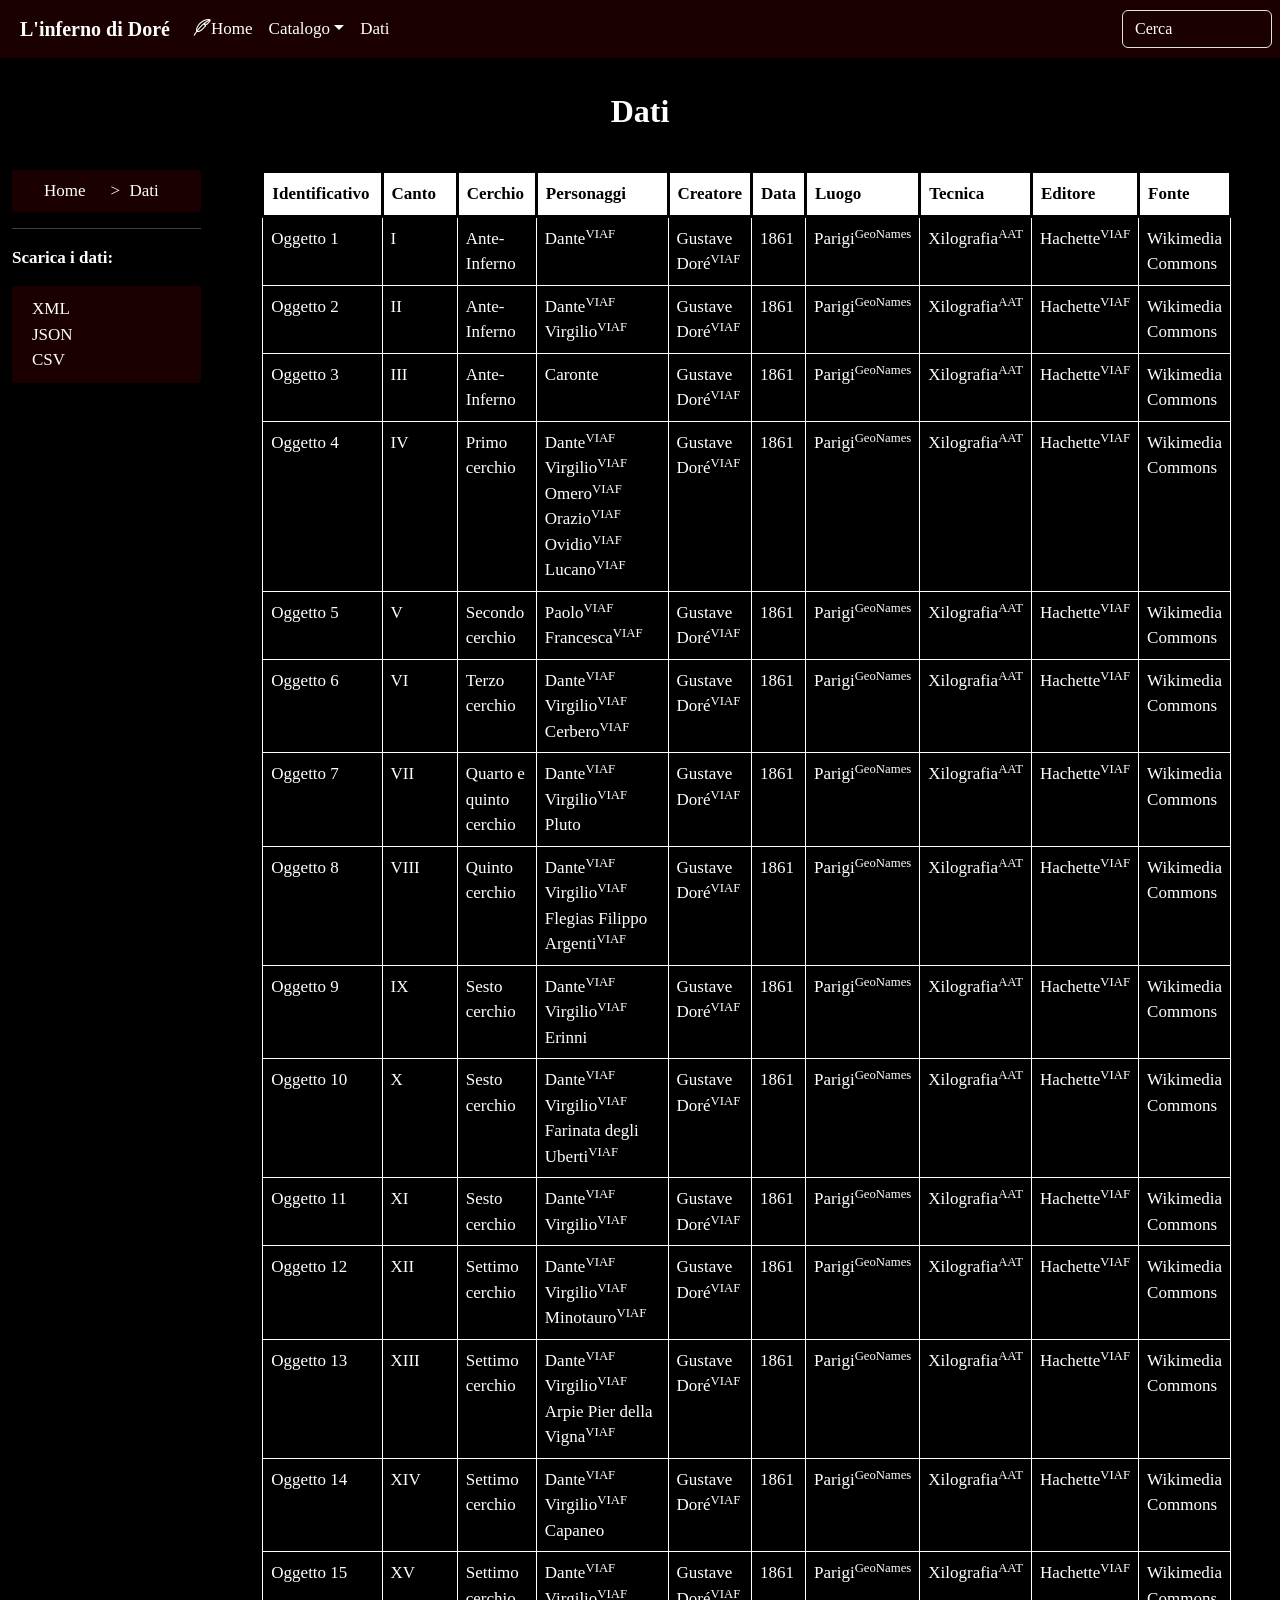
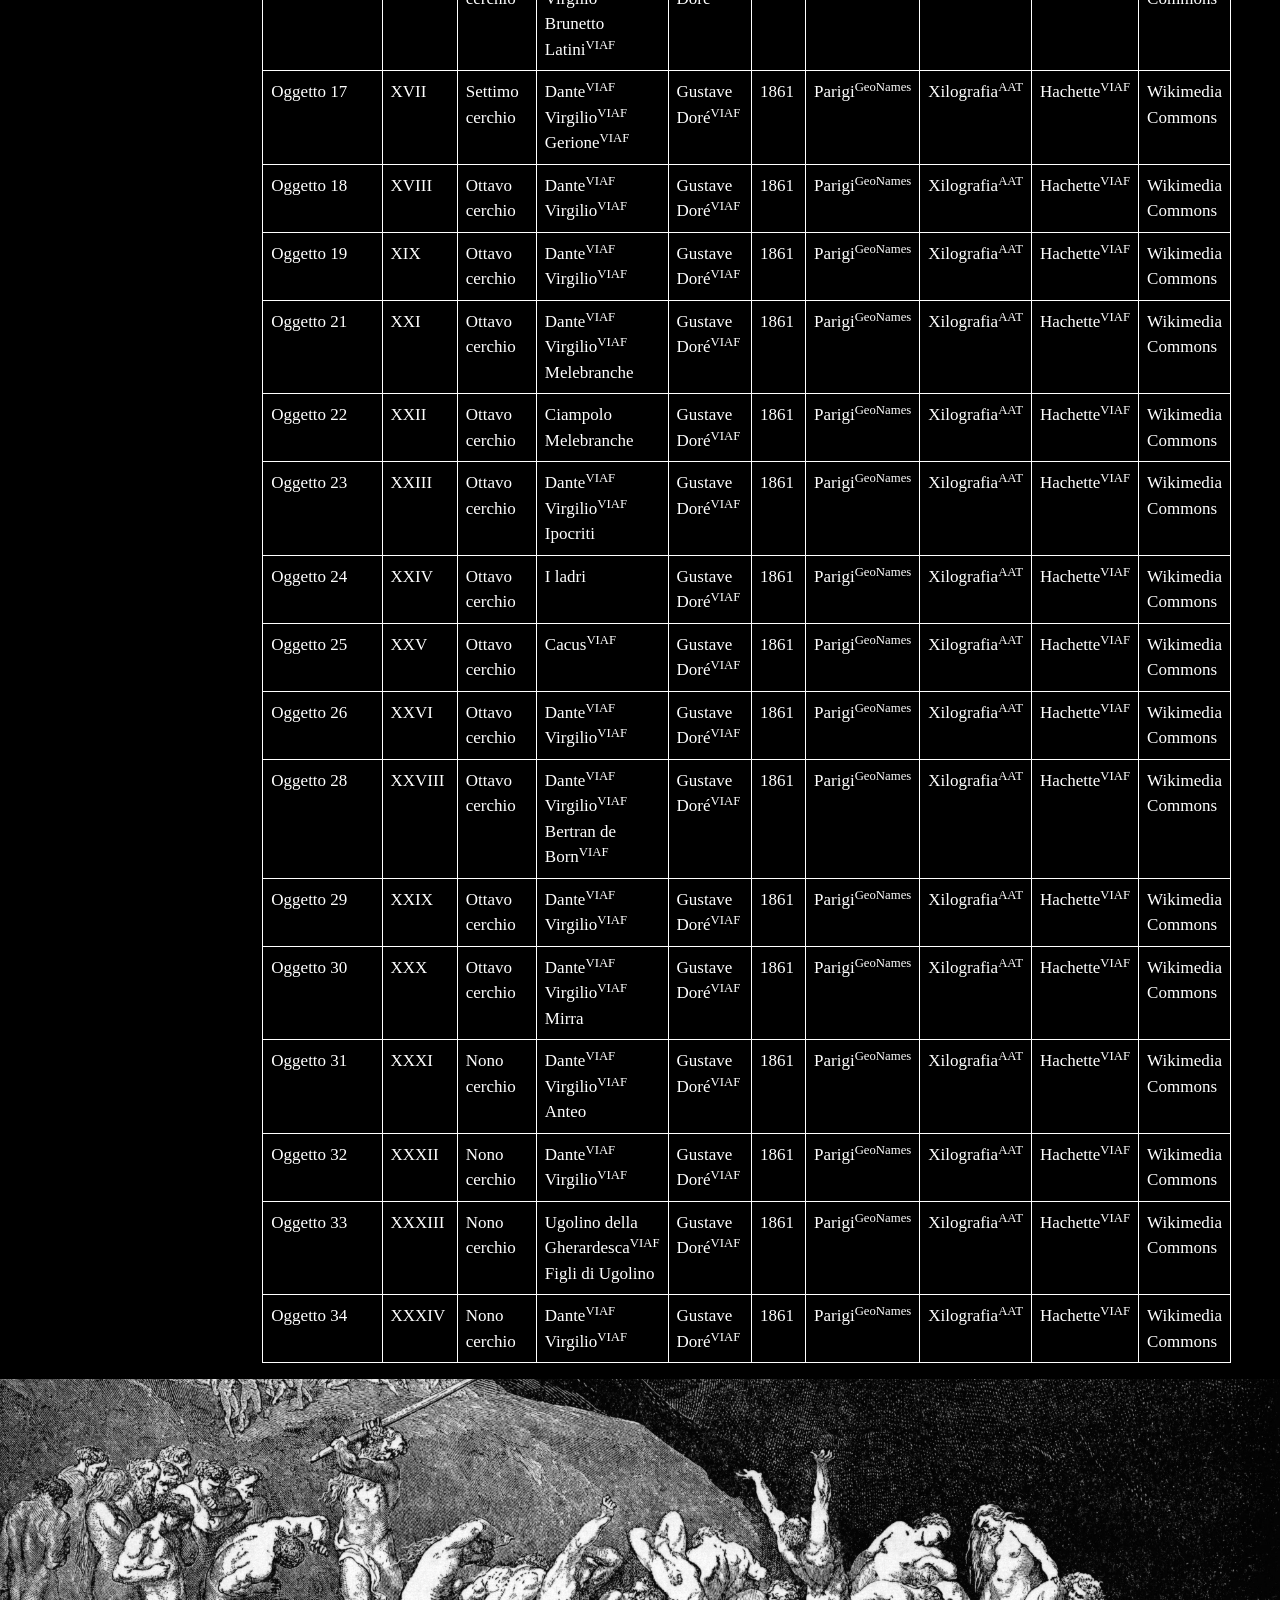
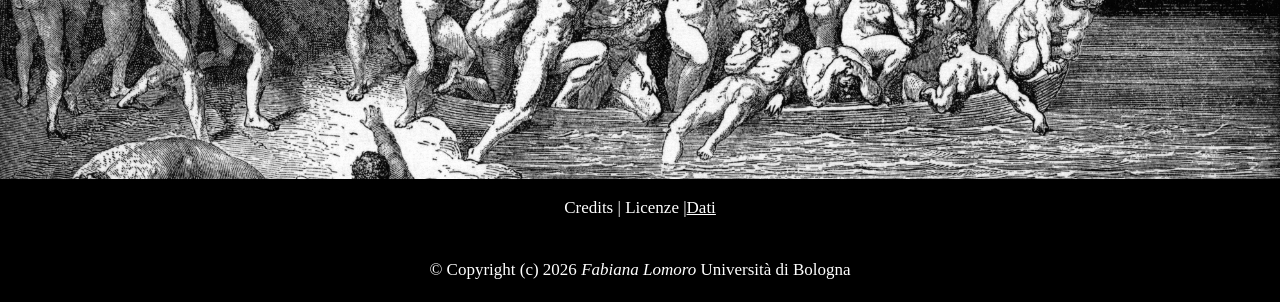
<file: dati.html>
<!DOCTYPE html>
<html lang="it">
<head>
	<meta charset="UTF-8"/>
	<meta name="viewport" content="width=device-width, initial-scale=1"/>
	<meta name="DC.title" content="Dati - L'Inferno inciso da Gustave Doré"/>
	<meta name="DC.Creator" content="Gustave Doré"/>
	<meta name="DC.Subject" content="Hell in art"/>
	<meta name="DC.Description" content="Collezione digitale delle illustrazioni dell'Inferno dantesco di Gustave Doré"/>
	<meta name="DC.Publisher" content="Fabiana Lomoro, Università di Bologna"/>
	<meta name="DC.Date" content="2026"/>
	<meta name="DC.Type" content="Image"/>
	<meta name="DC.Format" content="text/html"/>
	<meta name="DC.Language" content="it"/>
	<meta name="DC.Rights" content="Dominio Pubblico"/>
	<title>Dati - L'Inferno inciso di Gustave Doré</title>
<!--favicon-->
	<link rel="icon" type="image/png" href="img/favicon.png">
<!--Bootstrap CSS-->
	<link href="https://cdn.jsdelivr.net/npm/bootstrap@5.3.8/dist/css/bootstrap.min.css" rel="stylesheet">
<!--Bootstrap Icons-->
	<link rel="stylesheet" href="https://cdn.jsdelivr.net/npm/bootstrap-icons@1.13.1/font/bootstrap-icons.min.css">
<!--CSS-->
	<link href="style.css" rel="stylesheet">
</head>
<body>
	<header>
		<nav class="navbar navbar-expand-lg navbar-dark bg-dark fixed-top">
			<a class="navbar-brand" href="index.html">L'inferno di Doré</a>
			<button class="navbar-toggler" type="button" data-bs-toggle="collapse" data-bs-target="#navbarContent">
				<span class="navbar-toggler-icon"></span>
			</button>
			<div class="collapse navbar-collapse" id="navbarContent">
				<ul class="navbar-nav me-auto">
					<li class="nav-item">
						<a class="nav-link" href="index.html"><i class="bi bi-feather"></i>Home</a>
					</li>
					<li class="nav-item dropdown">
						<a class="nav-link dropdown-toggle" href="#" role="button" data-bs-toggle="dropdown">Catalogo</a>
						<ul class="dropdown-menu">
							<li><a class="dropdown-item" href="catalogo.html">Lista</a></li>
							<li><a class="dropdown-item" href="catalogo.html">Persone</a></li>
							<li><a class="dropdown-item" href="catalogo.html">Cerchi</a></li>
						</ul>
					</li>
					<li class="nav-item">
						<a class="nav-link" href="dati.html">Dati</a>
					</li>
				</ul>
			</div>
<!-- barra di ricerca FUORI dal collapse -->
			<form>
				<input class="form-control me-2" type="search" placeholder="Cerca">
			</form>
		</nav>
	</header>
	<main class="pt-2 mt-1">
		<section class="container-fluid">
		<div class="row">
<!--titolo-->
		<div class="col-md-12 pb-4 pt-4">
			<h2 class="text-center">Dati</h2>
		</div>
<!--aside sinistra-->
		<div class="col-md-2 mt-2">
			<aside>
				<nav>
					<ul class="breadcrumb">
						<li><a href="index.html">Home</a></li>
						<li> Dati</li>
					</ul>
				</nav>

				<hr>

				<p class="mt-3"><b>Scarica i dati:</b></p>
					<ul class="list-unstyled">
						<li><a href="dati-dore.xml" target="_blank">XML</a></li>
						<li><a href="dati-dore.json" target="_blank">JSON</a></li>
						<li><a href="dati-dore.csv" target="_blank">CSV</a></li>
					</ul>
			</aside>
		</div>	
<!--tabella-->
		<div class="col-md-10 mt-2 px-5">
			<table class="table table-bordered mx-auto tabella-dati">
				<thead>
					<tr>
						<th>Identificativo</th>
						<th>Canto</th>
						<th>Cerchio</th>
						<th>Personaggi</th>
						<th>Creatore</th>
						<th>Data</th>
						<th>Luogo</th>
						<th>Tecnica</th>
						<th>Editore</th>
						<th>Fonte</th>
					</tr>
				</thead>
				<tbody>
					<tr>
						<td>Oggetto 1</td>
						<td>I</td>
						<td>Ante-Inferno</td>
						<td><a href="http://viaf.org/viaf/97105654" target="_blank">Dante</a><sup>VIAF</sup></td>
						<td><a href="http://viaf.org/viaf/41839207" target="_blank">Gustave Doré</a><sup>VIAF</sup></td>
						<td>1861</td>
						<td><a href="https://www.geonames.org/2988507" target="_blank">Parigi</a><sup>GeoNames</sup></td>
						<td><a href="http://vocab.getty.edu/aat/300041391" target="_blank">Xilografia</a><sup>AAT</sup></td>
						<td><a href="http://viaf.org/viaf/159641835" target="_blank">Hachette</a><sup>VIAF</sup></td>
						<td><a href="https://commons.wikimedia.org/wiki/File:DVinfernoDuskyWood_m.jpg" target="_blank">Wikimedia Commons</a></td>
					</tr>
					<tr>
						<td>Oggetto 2</td>
						<td>II</td>
						<td>Ante-Inferno</td>
						<td>
							<a href="http://viaf.org/viaf/97105654" target="_blank">Dante</a><sup>VIAF</sup>
							<a href="http://viaf.org/viaf/8194433" target="_blank">Virgilio</a><sup>VIAF</sup>
						</td>
						<td><a href="http://viaf.org/viaf/41839207" target="_blank">Gustave Doré</a><sup>VIAF</sup></td>
						<td>1861</td>
						<td><a href="https://www.geonames.org/2988507" target="_blank">Parigi</a><sup>GeoNames</sup></td>
						<td><a href="http://vocab.getty.edu/aat/300041391" target="_blank">Xilografia</a><sup>AAT</sup></td>
						<td><a href="http://viaf.org/viaf/159641835" target="_blank">Hachette</a><sup>VIAF</sup></td>
						<td><a href="https://commons.wikimedia.org/wiki/File:DVinfernoDarkeningSky_m.jpg#/media/File:DVinfernoDarkeningSky_m.jpg" target="_blank">Wikimedia Commons</a></td>
					</tr>
					<tr>
						<td>Oggetto 3</td>
						<td>III</td>
						<td>Ante-Inferno</td>
						<td>Caronte</td>
						<td><a href="http://viaf.org/viaf/41839207" target="_blank">Gustave Doré</a><sup>VIAF</sup></td>
						<td>1861</td>
						<td><a href="https://www.geonames.org/2988507" target="_blank">Parigi</a><sup>GeoNames</sup></td>
						<td><a href="http://vocab.getty.edu/aat/300041391" target="_blank">Xilografia</a><sup>AAT</sup></td>
						<td><a href="http://viaf.org/viaf/159641835" target="_blank">Hachette</a><sup>VIAF</sup></td>
						<td><a href="https://commons.wikimedia.org/wiki/File:Charon_by_Dore.jpg" target="_blank">Wikimedia Commons</a></td>
					</tr>
					<tr>
						<td>Oggetto 4</td>
						<td>IV</td>
						<td>Primo cerchio</td>
						<td>
							<a href="http://viaf.org/viaf/97105654" target="_blank">Dante</a><sup>VIAF</sup>
							<a href="http://viaf.org/viaf/8194433" target="_blank">Virgilio</a><sup>VIAF</sup>
							<a href="http://viaf.org/viaf/224924963" target="_blank">Omero</a><sup>VIAF</sup>
							<a href="http://viaf.org/viaf/100227522" target="_blank">Orazio</a><sup>VIAF</sup>
							<a href="http://viaf.org/viaf/88342447" target="_blank">Ovidio</a><sup>VIAF</sup>
							<a href="http://viaf.org/viaf/100902938" target="_blank">Lucano</a><sup>VIAF</sup>
						</td>
						<td><a href="http://viaf.org/viaf/41839207" target="_blank">Gustave Doré</a><sup>VIAF</sup></td>
						<td>1861</td>
						<td><a href="https://www.geonames.org/2988507" target="_blank">Parigi</a><sup>GeoNames</sup></td>
						<td><a href="http://vocab.getty.edu/aat/300041391" target="_blank">Xilografia</a><sup>AAT</sup></td>
						<td><a href="http://viaf.org/viaf/159641835" target="_blank">Hachette</a><sup>VIAF</sup></td>
						<td><a href="https://commons.wikimedia.org/wiki/File:DVinfernoHomerClassicPoets_m.jpg" target="_blank">Wikimedia Commons</a></td>
					</tr>
					<tr>
						<td>Oggetto 5</td>
						<td>V</td>
						<td>Secondo cerchio</td>
						<td>
							<a href="http://viaf.org/viaf/35385230" target="_blank">Paolo</a><sup>VIAF</sup>
							<a href="http://viaf.org/viaf/55527538" target="_blank">Francesca</a><sup>VIAF</sup>
						</td>
						<td><a href="http://viaf.org/viaf/41839207" target="_blank">Gustave Doré</a><sup>VIAF</sup></td>
						<td>1861</td>
						<td><a href="https://www.geonames.org/2988507" target="_blank">Parigi</a><sup>GeoNames</sup></td>
						<td><a href="http://vocab.getty.edu/aat/300041391" target="_blank">Xilografia</a><sup>AAT</sup></td>
						<td><a href="http://viaf.org/viaf/159641835" target="_blank">Hachette</a><sup>VIAF</sup></td>
						<td><a href="https://commons.wikimedia.org/wiki/File:Dore_Gustave_Francesca_and_Paolo_da_Rimini_Canto_5_73-75.jpg" target="_blank">Wikimedia Commons</a></td>
					</tr>
					<tr>
						<td>Oggetto 6</td>
						<td>VI</td>
						<td>Terzo cerchio</td>
						<td>
							<a href="http://viaf.org/viaf/97105654" target="_blank">Dante</a><sup>VIAF</sup>
							<a href="http://viaf.org/viaf/8194433" target="_blank">Virgilio</a><sup>VIAF</sup>
							<a href="http://viaf.org/viaf/187590159" target="_blank">Cerbero</a><sup>VIAF</sup>
						</td>
						<td><a href="http://viaf.org/viaf/41839207" target="_blank">Gustave Doré</a><sup>VIAF</sup></td>
						<td>1861</td>
						<td><a href="https://www.geonames.org/2988507" target="_blank">Parigi</a><sup>GeoNames</sup></td>
						<td><a href="http://vocab.getty.edu/aat/300041391" target="_blank">Xilografia</a><sup>AAT</sup></td>
						<td><a href="http://viaf.org/viaf/159641835" target="_blank">Hachette</a><sup>VIAF</sup></td>
						<td><a href="https://commons.wikimedia.org/wiki/File:Inferno_Canto_6_-_Cerberus_(148618330).jpg" target="_blank">Wikimedia Commons</a></td>
					</tr>
					<tr>
						<td>Oggetto 7</td>
						<td>VII</td>
						<td>Quarto e quinto cerchio</td>
						<td>
							<a href="http://viaf.org/viaf/97105654" target="_blank">Dante</a><sup>VIAF</sup>
							<a href="http://viaf.org/viaf/8194433" target="_blank">Virgilio</a><sup>VIAF</sup>
							Pluto
						</td>
						<td><a href="http://viaf.org/viaf/41839207" target="_blank">Gustave Doré</a><sup>VIAF</sup></td>
						<td>1861</td>
						<td><a href="https://www.geonames.org/2988507" target="_blank">Parigi</a><sup>GeoNames</sup></td>
						<td><a href="http://vocab.getty.edu/aat/300041391" target="_blank">Xilografia</a><sup>AAT</sup></td>
						<td><a href="http://viaf.org/viaf/159641835" target="_blank">Hachette</a><sup>VIAF</sup></td>
						<td><a href="https://commons.wikimedia.org/wiki/File:Dore_Gustave_21_Curs-d_wolf_thy_fury_inward_on_thyself_prey_and_consume_thee.jpg" target="_blank">Wikimedia Commons</a></td>
					</tr>
					<tr>
						<td>Oggetto 8</td>
						<td>VIII</td>
						<td>Quinto cerchio</td>
						<td>
							<a href="http://viaf.org/viaf/97105654" target="_blank">Dante</a><sup>VIAF</sup>
							<a href="http://viaf.org/viaf/8194433" target="_blank">Virgilio</a><sup>VIAF</sup>
							Flegias
							<a href="http://viaf.org/viaf/388159474310227662338" target="_blank">Filippo Argenti</a><sup>VIAF</sup>
						</td>
						<td><a href="http://viaf.org/viaf/41839207" target="_blank">Gustave Doré</a><sup>VIAF</sup></td>
						<td>1861</td>
						<td><a href="https://www.geonames.org/2988507" target="_blank">Parigi</a><sup>GeoNames</sup></td>
						<td><a href="http://vocab.getty.edu/aat/300041391" target="_blank">Xilografia</a><sup>AAT</sup></td>
						<td><a href="http://viaf.org/viaf/159641835" target="_blank">Hachette</a><sup>VIAF</sup></td>
						<td><a href="https://commons.wikimedia.org/wiki/File:DVinfernoFerryAcrossTheStyx_m.jpg" target="_blank">Wikimedia Commons</a></td>
					</tr>
					<tr>
						<td>Oggetto 9</td>
						<td>IX</td>
						<td>Sesto cerchio</td>
						<td>
							<a href="http://viaf.org/viaf/97105654" target="_blank">Dante</a><sup>VIAF</sup>
							<a href="http://viaf.org/viaf/8194433" target="_blank">Virgilio</a><sup>VIAF</sup>
							Erinni
						</td>
						<td><a href="http://viaf.org/viaf/41839207" target="_blank">Gustave Doré</a><sup>VIAF</sup></td>
						<td>1861</td>
						<td><a href="https://www.geonames.org/2988507" target="_blank">Parigi</a><sup>GeoNames</sup></td>
						<td><a href="http://vocab.getty.edu/aat/300041391" target="_blank">Xilografia</a><sup>AAT</sup></td>
						<td><a href="http://viaf.org/viaf/159641835" target="_blank">Hachette</a><sup>VIAF</sup></td>
						<td><a href="https://commons.wikimedia.org/wiki/File:DVinfernoMegaeraTisifphoneAlecto_m.jpg" target="_blank">Wikimedia Commons</a></td>
					</tr>
					<tr>
						<td>Oggetto 10</td>
						<td>X</td>
						<td>Sesto cerchio</td>
						<td>
							<a href="http://viaf.org/viaf/97105654" target="_blank">Dante</a><sup>VIAF</sup>
							<a href="http://viaf.org/viaf/8194433" target="_blank">Virgilio</a><sup>VIAF</sup>
							<a href="http://viaf.org/viaf/22073869" target="_blank">Farinata degli Uberti</a><sup>VIAF</sup>
						</td>
						<td><a href="http://viaf.org/viaf/41839207" target="_blank">Gustave Doré</a><sup>VIAF</sup></td>
						<td>1861</td>
						<td><a href="https://www.geonames.org/2988507" target="_blank">Parigi</a><sup>GeoNames</sup></td>
						<td><a href="http://vocab.getty.edu/aat/300041391" target="_blank">Xilografia</a><sup>AAT</sup></td>
						<td><a href="http://viaf.org/viaf/159641835" target="_blank">Hachette</a><sup>VIAF</sup></td>
						<td><a href="https://commons.wikimedia.org/wiki/File:Dore_woodcut_Divine_Comedy_01.jpg" target="_blank">Wikimedia Commons</a></td>
					</tr>
					<tr>
						<td>Oggetto 11</td>
						<td>XI</td>
						<td>Sesto cerchio</td>
						<td>
							<a href="http://viaf.org/viaf/97105654" target="_blank">Dante</a><sup>VIAF</sup>
							<a href="http://viaf.org/viaf/8194433" target="_blank">Virgilio</a><sup>VIAF</sup>
						</td>
						<td><a href="http://viaf.org/viaf/41839207" target="_blank">Gustave Doré</a><sup>VIAF</sup></td>
						<td>1861</td>
						<td><a href="https://www.geonames.org/2988507" target="_blank">Parigi</a><sup>GeoNames</sup></td>
						<td><a href="http://vocab.getty.edu/aat/300041391" target="_blank">Xilografia</a><sup>AAT</sup></td>
						<td><a href="http://viaf.org/viaf/159641835" target="_blank">Hachette</a><sup>VIAF</sup></td>
						<td><a href="https://commons.wikimedia.org/wiki/File:Inferno_Canto_11_verses_6-7.jpg" target="_blank">Wikimedia Commons</a></td>
					</tr>
					<tr>
						<td>Oggetto 12</td>
						<td>XII</td>
						<td>Settimo cerchio</td>
						<td>
							<a href="http://viaf.org/viaf/97105654" target="_blank">Dante</a><sup>VIAF</sup>
							<a href="http://viaf.org/viaf/8194433" target="_blank">Virgilio</a><sup>VIAF</sup>
							<a href="http://viaf.org/viaf/88150030542310960353" target="_blank">Minotauro</a><sup>VIAF</sup>
						</td>
						<td><a href="http://viaf.org/viaf/41839207" target="_blank">Gustave Doré</a><sup>VIAF</sup></td>
						<td>1861</td>
						<td><a href="https://www.geonames.org/2988507" target="_blank">Parigi</a><sup>GeoNames</sup></td>
						<td><a href="http://vocab.getty.edu/aat/300041391" target="_blank">Xilografia</a><sup>AAT</sup></td>
						<td><a href="http://viaf.org/viaf/159641835" target="_blank">Hachette</a><sup>VIAF</sup></td>
						<td><a href="https://commons.wikimedia.org/wiki/File:DVinfernoMinotaurOnCliff_m.jpg" target="_blank">Wikimedia Commons</a></td>
					</tr>
					<tr>
						<td>Oggetto 13</td>
						<td>XIII</td>
						<td>Settimo cerchio</td>
						<td>
							<a href="http://viaf.org/viaf/97105654" target="_blank">Dante</a><sup>VIAF</sup>
							<a href="http://viaf.org/viaf/8194433" target="_blank">Virgilio</a><sup>VIAF</sup>
							Arpie
							<a href="http://viaf.org/viaf/122196429" target="_blank">Pier della Vigna</a><sup>VIAF</sup>
						</td>
						<td><a href="http://viaf.org/viaf/41839207" target="_blank">Gustave Doré</a><sup>VIAF</sup></td>
						<td>1861</td>
						<td><a href="https://www.geonames.org/2988507" target="_blank">Parigi</a><sup>GeoNames</sup></td>
						<td><a href="http://vocab.getty.edu/aat/300041391" target="_blank">Xilografia</a><sup>AAT</sup></td>
						<td><a href="http://viaf.org/viaf/159641835" target="_blank">Hachette</a><sup>VIAF</sup></td>
						<td><a href="https://commons.wikimedia.org/wiki/File:Gustave_Dor%C3%A9_-_The_Inferno,_Canto_13.jpg" target="_blank">Wikimedia Commons</a></td>
					</tr>
					<tr>
						<td>Oggetto 14</td>
						<td>XIV</td>
						<td>Settimo cerchio</td>
						<td>
							<a href="http://viaf.org/viaf/97105654" target="_blank">Dante</a><sup>VIAF</sup>
							<a href="http://viaf.org/viaf/8194433" target="_blank">Virgilio</a><sup>VIAF</sup>
							Capaneo
						</td>
						<td><a href="http://viaf.org/viaf/41839207" target="_blank">Gustave Doré</a><sup>VIAF</sup></td>
						<td>1861</td>
						<td><a href="https://www.geonames.org/2988507" target="_blank">Parigi</a><sup>GeoNames</sup></td>
						<td><a href="http://vocab.getty.edu/aat/300041391" target="_blank">Xilografia</a><sup>AAT</sup></td>
						<td><a href="http://viaf.org/viaf/159641835" target="_blank">Hachette</a><sup>VIAF</sup></td>
						<td><a href="https://commons.wikimedia.org/wiki/File:DVinfernoViolentInRainOfFire_m.jpg" target="_blank">Wikimedia Commons</a></td>
					</tr>
					<tr>
						<td>Oggetto 15</td>
						<td>XV</td>
						<td>Settimo cerchio</td>
						<td>
							<a href="http://viaf.org/viaf/97105654" target="_blank">Dante</a><sup>VIAF</sup>
							<a href="http://viaf.org/viaf/8194433" target="_blank">Virgilio</a><sup>VIAF</sup>
							<a href="http://viaf.org/viaf/19680057" target="_blank">Brunetto Latini</a><sup>VIAF</sup>
						</td>
						<td><a href="http://viaf.org/viaf/41839207" target="_blank">Gustave Doré</a><sup>VIAF</sup></td>
						<td>1861</td>
						<td><a href="https://www.geonames.org/2988507" target="_blank">Parigi</a><sup>GeoNames</sup></td>
						<td><a href="http://vocab.getty.edu/aat/300041391" target="_blank">Xilografia</a><sup>AAT</sup></td>
						<td><a href="http://viaf.org/viaf/159641835" target="_blank">Hachette</a><sup>VIAF</sup></td>
						<td><a href="https://commons.wikimedia.org/wiki/File:DVinfernoBrunettoLatiniAccostsDante_m.jpg" target="_blank">Wikimedia Commons</a></td>
					</tr>
					<tr>
						<td>Oggetto 17</td>
						<td>XVII</td>
						<td>Settimo cerchio</td>
						<td>
							<a href="http://viaf.org/viaf/97105654" target="_blank">Dante</a><sup>VIAF</sup>
							<a href="http://viaf.org/viaf/8194433" target="_blank">Virgilio</a><sup>VIAF</sup>
							<a href="http://viaf.org/viaf/179289917" target="_blank">Gerione</a><sup>VIAF</sup>
						</td>
						<td><a href="http://viaf.org/viaf/41839207" target="_blank">Gustave Doré</a><sup>VIAF</sup></td>
						<td>1861</td>
						<td><a href="https://www.geonames.org/2988507" target="_blank">Parigi</a><sup>GeoNames</sup></td>
						<td><a href="http://vocab.getty.edu/aat/300041391" target="_blank">Xilografia</a><sup>AAT</sup></td>
						<td><a href="http://viaf.org/viaf/159641835" target="_blank">Hachette</a><sup>VIAF</sup></td>
						<td><a href="https://commons.wikimedia.org/wiki/File:DVinfernoIntoAbyssOnGeryonsBack_m.jpg" target="_blank">Wikimedia Commons</a></td>
					</tr>
					<tr>
						<td>Oggetto 18</td>
						<td>XVIII</td>
						<td>Ottavo cerchio</td>
						<td>
							<a href="http://viaf.org/viaf/97105654" target="_blank">Dante</a><sup>VIAF</sup>
							<a href="http://viaf.org/viaf/8194433" target="_blank">Virgilio</a><sup>VIAF</sup>
						</td>
						<td><a href="http://viaf.org/viaf/41839207" target="_blank">Gustave Doré</a><sup>VIAF</sup></td>
						<td>1861</td>
						<td><a href="https://www.geonames.org/2988507" target="_blank">Parigi</a><sup>GeoNames</sup></td>
						<td><a href="http://vocab.getty.edu/aat/300041391" target="_blank">Xilografia</a><sup>AAT</sup></td>
						<td><a href="http://viaf.org/viaf/159641835" target="_blank">Hachette</a><sup>VIAF</sup></td>
						<td><a href="https://commons.wikimedia.org/wiki/File:DVinfernoShadeOfThais_m.jpg#/media/File:DVinfernoShadeOfThais_m.jpg" target="_blank">Wikimedia Commons</a></td>
					</tr>
					<tr>
						<td>Oggetto 19</td>
						<td>XIX</td>
						<td>Ottavo cerchio</td>
						<td>
							<a href="http://viaf.org/viaf/97105654" target="_blank">Dante</a><sup>VIAF</sup>
							<a href="http://viaf.org/viaf/8194433" target="_blank">Virgilio</a><sup>VIAF</sup>
						</td>
						<td><a href="http://viaf.org/viaf/41839207" target="_blank">Gustave Doré</a><sup>VIAF</sup></td>
						<td>1861</td>
						<td><a href="https://www.geonames.org/2988507" target="_blank">Parigi</a><sup>GeoNames</sup></td>
						<td><a href="http://vocab.getty.edu/aat/300041391" target="_blank">Xilografia</a><sup>AAT</sup></td>
						<td><a href="http://viaf.org/viaf/159641835" target="_blank">Hachette</a><sup>VIAF</sup></td>
						<td><a href="https://commons.wikimedia.org/wiki/File:DvinfernoPopeNicholasIII_m.jpg" target="_blank">Wikimedia Commons</a></td>
					</tr>
					<tr>
						<td>Oggetto 21</td>
						<td>XXI</td>
						<td>Ottavo cerchio</td>
						<td>
							<a href="http://viaf.org/viaf/97105654" target="_blank">Dante</a><sup>VIAF</sup>
							<a href="http://viaf.org/viaf/8194433" target="_blank">Virgilio</a><sup>VIAF</sup>
							Melebranche
						</td>
						<td><a href="http://viaf.org/viaf/41839207" target="_blank">Gustave Doré</a><sup>VIAF</sup></td>
						<td>1861</td>
						<td><a href="https://www.geonames.org/2988507" target="_blank">Parigi</a><sup>GeoNames</sup></td>
						<td><a href="http://vocab.getty.edu/aat/300041391" target="_blank">Xilografia</a><sup>AAT</sup></td>
						<td><a href="http://viaf.org/viaf/159641835" target="_blank">Hachette</a><sup>VIAF</sup></td>
						<td><a href="https://commons.wikimedia.org/wiki/File:DVinfernoDemonsThreatenVirgil.jpg" target="_blank">Wikimedia Commons</a></td>
					</tr>
					<tr>
						<td>Oggetto 22</td>
						<td>XXII</td>
						<td>Ottavo cerchio</td>
						<td>
							Ciampolo
							Melebranche
						</td>
						<td><a href="http://viaf.org/viaf/41839207" target="_blank">Gustave Doré</a><sup>VIAF</sup></td>
						<td>1861</td>
						<td><a href="https://www.geonames.org/2988507" target="_blank">Parigi</a><sup>GeoNames</sup></td>
						<td><a href="http://vocab.getty.edu/aat/300041391" target="_blank">Xilografia</a><sup>AAT</sup></td>
						<td><a href="http://viaf.org/viaf/159641835" target="_blank">Hachette</a><sup>VIAF</sup></td>
						<td><a href="https://commons.wikimedia.org/wiki/File:DVinfernoCiampoloDemonAlichino_m.jpg" target="_blank">Wikimedia Commons</a></td>
					</tr>
					<tr>
						<td>Oggetto 23</td>
						<td>XXIII</td>
						<td>Ottavo cerchio</td>
						<td>
							<a href="http://viaf.org/viaf/97105654" target="_blank">Dante</a><sup>VIAF</sup>
							<a href="http://viaf.org/viaf/8194433" target="_blank">Virgilio</a><sup>VIAF</sup>
							Ipocriti
						</td>
						<td><a href="http://viaf.org/viaf/41839207" target="_blank">Gustave Doré</a><sup>VIAF</sup></td>
						<td>1861</td>
						<td><a href="https://www.geonames.org/2988507" target="_blank">Parigi</a><sup>GeoNames</sup></td>
						<td><a href="http://vocab.getty.edu/aat/300041391" target="_blank">Xilografia</a><sup>AAT</sup></td>
						<td><a href="http://viaf.org/viaf/159641835" target="_blank">Hachette</a><sup>VIAF</sup></td>
						<td><a href="https://commons.wikimedia.org/wiki/File:DVinfernoHypocritesAddressDante_m.jpg" target="_blank">Wikimedia Commons</a></td>
					</tr>
					<tr>
						<td>Oggetto 24</td>
						<td>XXIV</td>
						<td>Ottavo cerchio</td>
						<td>I ladri</td>
						<td><a href="http://viaf.org/viaf/41839207" target="_blank">Gustave Doré</a><sup>VIAF</sup></td>
						<td>1861</td>
						<td><a href="https://www.geonames.org/2988507" target="_blank">Parigi</a><sup>GeoNames</sup></td>
						<td><a href="http://vocab.getty.edu/aat/300041391" target="_blank">Xilografia</a><sup>AAT</sup></td>
						<td><a href="http://viaf.org/viaf/159641835" target="_blank">Hachette</a><sup>VIAF</sup></td>
						<td><a href="https://commons.wikimedia.org/wiki/File:DVinfernoThievesTorturedBySerpents_m.jpg" target="_blank">Wikimedia Commons</a></td>
					</tr>
					<tr>
						<td>Oggetto 25</td>
						<td>XXV</td>
						<td>Ottavo cerchio</td>
						<td>
							<a href="http://viaf.org/viaf/188476461" target="_blank">Cacus</a><sup>VIAF</sup>
						</td>
						<td><a href="http://viaf.org/viaf/41839207" target="_blank">Gustave Doré</a><sup>VIAF</sup></td>
						<td>1861</td>
						<td><a href="https://www.geonames.org/2988507" target="_blank">Parigi</a><sup>GeoNames</sup></td>
						<td><a href="http://vocab.getty.edu/aat/300041391" target="_blank">Xilografia</a><sup>AAT</sup></td>
						<td><a href="http://viaf.org/viaf/159641835" target="_blank">Hachette</a><sup>VIAF</sup></td>
						<td><a href="https://commons.wikimedia.org/wiki/File:DVinfernoAgnelloChangingIntoSerpent_m.jpg" target="_blank">Wikimedia Commons</a></td>
					</tr>
					<tr>
						<td>Oggetto 26</td>
						<td>XXVI</td>
						<td>Ottavo cerchio</td>
						<td>
							<a href="http://viaf.org/viaf/97105654" target="_blank">Dante</a><sup>VIAF</sup>
							<a href="http://viaf.org/viaf/8194433" target="_blank">Virgilio</a><sup>VIAF</sup>
						</td>
						<td><a href="http://viaf.org/viaf/41839207" target="_blank">Gustave Doré</a><sup>VIAF</sup></td>
						<td>1861</td>
						<td><a href="https://www.geonames.org/2988507" target="_blank">Parigi</a><sup>GeoNames</sup></td>
						<td><a href="http://vocab.getty.edu/aat/300041391" target="_blank">Xilografia</a><sup>AAT</sup></td>
						<td><a href="http://viaf.org/viaf/159641835" target="_blank">Hachette</a><sup>VIAF</sup></td>
						<td><a href="https://commons.wikimedia.org/wiki/File:DVinfernoFlamingSpiritsOfEvilCounsellors_m.jpg" target="_blank">Wikimedia Commons</a></td>
					</tr>
					<tr>
						<td>Oggetto 28</td>
						<td>XXVIII</td>
						<td>Ottavo cerchio</td>
						<td>
							<a href="http://viaf.org/viaf/97105654" target="_blank">Dante</a><sup>VIAF</sup>
							<a href="http://viaf.org/viaf/8194433" target="_blank">Virgilio</a><sup>VIAF</sup>
							<a href="http://viaf.org/viaf/7358398" target="_blank">Bertran de Born</a><sup>VIAF</sup>
						</td>
						<td><a href="http://viaf.org/viaf/41839207" target="_blank">Gustave Doré</a><sup>VIAF</sup></td>
						<td>1861</td>
						<td><a href="https://www.geonames.org/2988507" target="_blank">Parigi</a><sup>GeoNames</sup></td>
						<td><a href="http://vocab.getty.edu/aat/300041391" target="_blank">Xilografia</a><sup>AAT</sup></td>
						<td><a href="http://viaf.org/viaf/159641835" target="_blank">Hachette</a><sup>VIAF</sup></td>
						<td><a href="https://commons.wikimedia.org/wiki/File:DVinfernoSeveredHeadOfBertranddeBorn_m.jpg" target="_blank">Wikimedia Commons</a></td>
					</tr>
					<tr>
						<td>Oggetto 29</td>
						<td>XXIX</td>
						<td>Ottavo cerchio</td>
						<td>
							<a href="http://viaf.org/viaf/97105654" target="_blank">Dante</a><sup>VIAF</sup>
							<a href="http://viaf.org/viaf/8194433" target="_blank">Virgilio</a><sup>VIAF</sup>
						</td>
						<td><a href="http://viaf.org/viaf/41839207" target="_blank">Gustave Doré</a><sup>VIAF</sup></td>
						<td>1861</td>
						<td><a href="https://www.geonames.org/2988507" target="_blank">Parigi</a><sup>GeoNames</sup></td>
						<td><a href="http://vocab.getty.edu/aat/300041391" target="_blank">Xilografia</a><sup>AAT</sup></td>
						<td><a href="http://viaf.org/viaf/159641835" target="_blank">Hachette</a><sup>VIAF</sup></td>
						<td><a href="https://commons.wikimedia.org/wiki/File:DVinfernoVirgilReprovesDantesCuriosity_m.jpg" target="_blank">Wikimedia Commons</a></td>
					</tr>
					<tr>
						<td>Oggetto 30</td>
						<td>XXX</td>
						<td>Ottavo cerchio</td>
						<td>
							<a href="http://viaf.org/viaf/97105654" target="_blank">Dante</a><sup>VIAF</sup>
							<a href="http://viaf.org/viaf/8194433" target="_blank">Virgilio</a><sup>VIAF</sup>
							Mirra
						</td>
						<td><a href="http://viaf.org/viaf/41839207" target="_blank">Gustave Doré</a><sup>VIAF</sup></td>
						<td>1861</td>
						<td><a href="https://www.geonames.org/2988507" target="_blank">Parigi</a><sup>GeoNames</sup></td>
						<td><a href="http://vocab.getty.edu/aat/300041391" target="_blank">Xilografia</a><sup>AAT</sup></td>
						<td><a href="http://viaf.org/viaf/159641835" target="_blank">Hachette</a><sup>VIAF</sup></td>
						<td><a href="https://commons.wikimedia.org/wiki/File:Myrrha,_condemned_for_incest.jpg" target="_blank">Wikimedia Commons</a></td>
					</tr>
					<tr>
						<td>Oggetto 31</td>
						<td>XXXI</td>
						<td>Nono cerchio</td>
						<td>
							<a href="http://viaf.org/viaf/97105654" target="_blank">Dante</a><sup>VIAF</sup>
							<a href="http://viaf.org/viaf/8194433" target="_blank">Virgilio</a><sup>VIAF</sup>
							Anteo
						</td>
						<td><a href="http://viaf.org/viaf/41839207" target="_blank">Gustave Doré</a><sup>VIAF</sup></td>
						<td>1861</td>
						<td><a href="https://www.geonames.org/2988507" target="_blank">Parigi</a><sup>GeoNames</sup></td>
						<td><a href="http://vocab.getty.edu/aat/300041391" target="_blank">Xilografia</a><sup>AAT</sup></td>
						<td><a href="http://viaf.org/viaf/159641835" target="_blank">Hachette</a><sup>VIAF</sup></td>
						<td><a href="https://commons.wikimedia.org/wiki/File:DVinfernoGiantAntaeusLoweringDanteAndVirgil_m.jpg" target="_blank">Wikimedia Commons</a></td>
					</tr>
					<tr>
						<td>Oggetto 32</td>
						<td>XXXII</td>
						<td>Nono cerchio</td>
						<td>
							<a href="http://viaf.org/viaf/97105654" target="_blank">Dante</a><sup>VIAF</sup>
							<a href="http://viaf.org/viaf/8194433" target="_blank">Virgilio</a><sup>VIAF</sup>
						</td>
						<td><a href="http://viaf.org/viaf/41839207" target="_blank">Gustave Doré</a><sup>VIAF</sup></td>
						<td>1861</td>
						<td><a href="https://www.geonames.org/2988507" target="_blank">Parigi</a><sup>GeoNames</sup></td>
						<td><a href="http://vocab.getty.edu/aat/300041391" target="_blank">Xilografia</a><sup>AAT</sup></td>
						<td><a href="http://viaf.org/viaf/159641835" target="_blank">Hachette</a><sup>VIAF</sup></td>
						<td><a href="https://commons.wikimedia.org/wiki/File:Dante_and_Virgil_walking_upon_the_waters_of_the_Styx,_illustration_to_Dante%E2%80%99s_Inferno_by_Gustave_Dor%C3%A9,_from_The_Vision_of_Hell._New_Edition,_1866.jpg" target="_blank">Wikimedia Commons</a></td>
					</tr>
					<tr>
						<td>Oggetto 33</td>
						<td>XXXIII</td>
						<td>Nono cerchio</td>
						<td>
							<a href="http://viaf.org/viaf/46685689" target="_blank">Ugolino della Gherardesca</a><sup>VIAF</sup>
							Figli di Ugolino
						</td>
						<td><a href="http://viaf.org/viaf/41839207" target="_blank">Gustave Doré</a><sup>VIAF</sup></td>
						<td>1861</td>
						<td><a href="https://www.geonames.org/2988507" target="_blank">Parigi</a><sup>GeoNames</sup></td>
						<td><a href="http://vocab.getty.edu/aat/300041391" target="_blank">Xilografia</a><sup>AAT</sup></td>
						<td><a href="http://viaf.org/viaf/159641835" target="_blank">Hachette</a><sup>VIAF</sup></td>
						<td><a href="https://commons.wikimedia.org/wiki/File:Inferno_Canto_33,_Gustave_Dor%C3%A8_2.jpg" target="_blank">Wikimedia Commons</a></td>
					</tr>
					<tr>
						<td>Oggetto 34</td>
						<td>XXXIV</td>
						<td>Nono cerchio</td>
						<td>
							<a href="http://viaf.org/viaf/97105654" target="_blank">Dante</a><sup>VIAF</sup>
							<a href="http://viaf.org/viaf/8194433" target="_blank">Virgilio</a><sup>VIAF</sup>
						</td>
						<td><a href="http://viaf.org/viaf/41839207" target="_blank">Gustave Doré</a><sup>VIAF</sup></td>
						<td>1861</td>
						<td><a href="https://www.geonames.org/2988507" target="_blank">Parigi</a><sup>GeoNames</sup></td>
						<td><a href="http://vocab.getty.edu/aat/300041391" target="_blank">Xilografia</a><sup>AAT</sup></td>
						<td><a href="http://viaf.org/viaf/159641835" target="_blank">Hachette</a><sup>VIAF</sup></td>
						<td><a href="https://commons.wikimedia.org/wiki/File:Inferno_Canto_34,_Gustave_Dor%C3%A8_3.jpg" target="_blank">Wikimedia Commons</a></td>
					</tr>
				</tbody>
			</table>
		</div>
		<section class="sfondo-dati"></section>
	</main>
	<footer>
			<div class="container-fluid pb-3 pt-3">
				<div class="container">
					<p class="mb-0 pb-1 text-center">Credits | Licenze |<a href="dati.html">Dati</a></p>
				</div>
			</div>
			<div class="container-fluid pb-3 pt-3">
				<p class="mb-0 pb-1 text-center">&copy; Copyright (c) 2026 <em>Fabiana Lomoro</em>
				Università di Bologna</p> 
			</div>
		</footer>
	<script src="https://cdn.jsdelivr.net/npm/bootstrap@5.3.8/dist/js/bootstrap.bundle.min.js"></script>
</body>
</html>
</file>
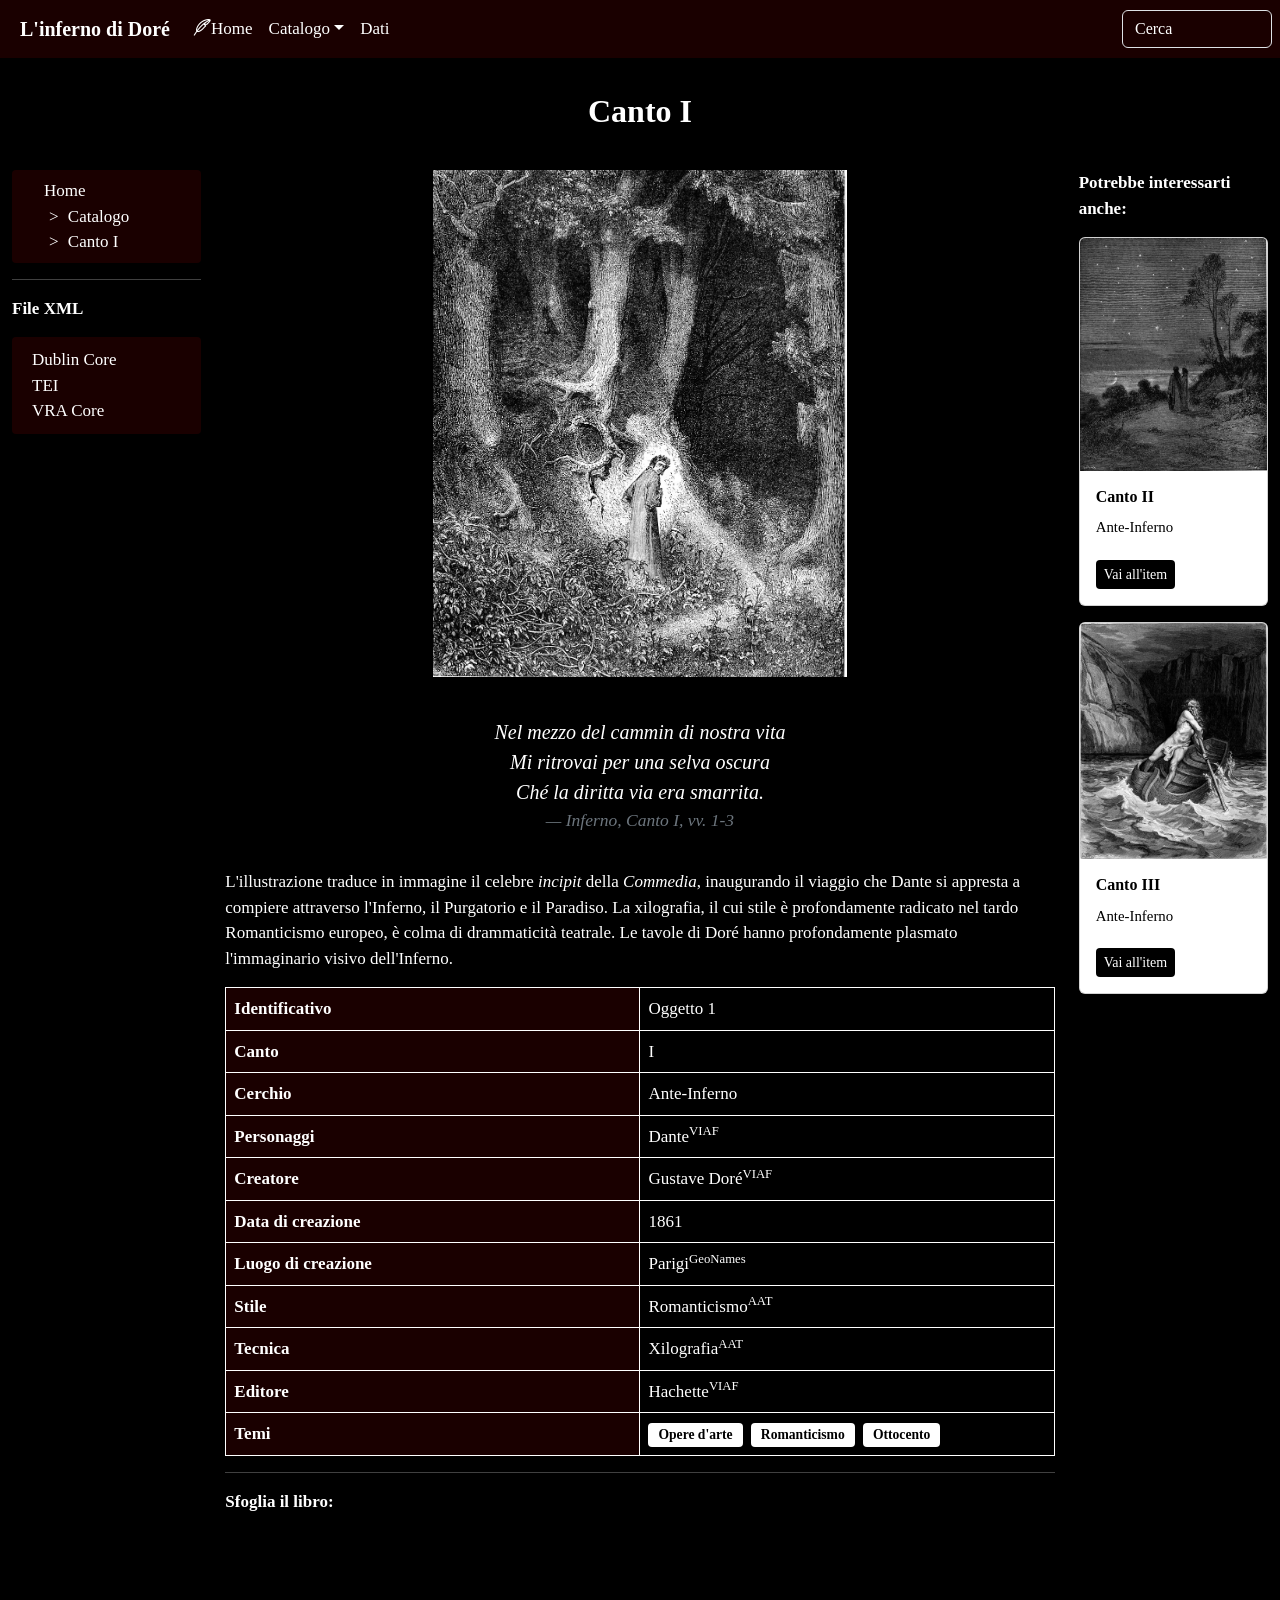
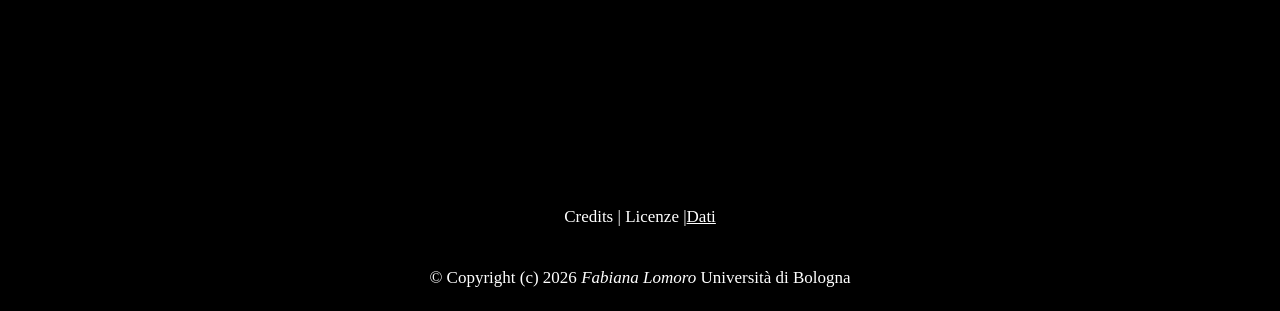
<file: itemI.html>
<!DOCTYPE html>
<html lang="it">
<head>
	<meta charset="UTF-8"/>
	<meta name="viewport" content="width=device-width, initial-scale=1"/>
	<meta name="DC.title" content="Canto I - L'Inferno inciso da Gustave Doré"/>
	<meta name="DC.Creator" content="Gustave Doré"/>
	<meta name="DC.Subject" content="Hell in art"/>
	<meta name="DC.Description" content="Collezione digitale delle illustrazioni dell'Inferno dantesco di Gustave Doré"/>
	<meta name="DC.Publisher" content="Fabiana Lomoro, Università di Bologna"/>
	<meta name="DC.Date" content="2026"/>
	<meta name="DC.Type" content="Image"/>
	<meta name="DC.Format" content="text/html"/>
	<meta name="DC.Language" content="it"/>
	<meta name="DC.Rights" content="Dominio Pubblico"/>
	<title>Canto I - L'Inferno inciso di Gustave Doré</title>
<!--favicon-->
	<link rel="icon" type="image/png" href="img/favicon.png">
<!--Bootstrap CSS-->
	<link href="https://cdn.jsdelivr.net/npm/bootstrap@5.3.8/dist/css/bootstrap.min.css" rel="stylesheet">
<!--Bootstrap Icons-->
	<link rel="stylesheet" href="https://cdn.jsdelivr.net/npm/bootstrap-icons@1.13.1/font/bootstrap-icons.min.css">
<!--CSS-->
	<link href="style.css" rel="stylesheet">
</head>
<body>
	<header>
		<nav class="navbar navbar-expand-lg navbar-dark bg-dark fixed-top">
			<a class="navbar-brand" href="index.html">L'inferno di Doré</a>
			<button class="navbar-toggler" type="button" data-bs-toggle="collapse" data-bs-target="#navbarContent">
				<span class="navbar-toggler-icon"></span>
			</button>
			<div class="collapse navbar-collapse" id="navbarContent">
				<ul class="navbar-nav me-auto">
					<li class="nav-item">
						<a class="nav-link" href="index.html"><i class="bi bi-feather"></i>Home</a>
					</li>
					<li class="nav-item dropdown">
						<a class="nav-link dropdown-toggle" href="#" role="button" data-bs-toggle="dropdown">Catalogo</a>
						<ul class="dropdown-menu">
							<li><a class="dropdown-item" href="catalogo.html">Lista</a></li>
							<li><a class="dropdown-item" href="catalogo.html">Persone</a></li>
							<li><a class="dropdown-item" href="catalogo.html">Cerchi</a></li>
						</ul>
					</li>
					<li class="nav-item">
						<a class="nav-link" href="dati.html">Dati</a>
					</li>
				</ul>
			</div>
<!-- barra di ricerca FUORI dal collapse -->
			<form>
				<input class="form-control me-2" type="search" placeholder="Cerca">
			</form>
		</nav>
	</header>
	<main class="pt-2 mt-1">
		<section class="container-fluid">
			<div class="row">
<!--titolo-->
			<div class="col-md-12 pb-4 pt-4">
				<h2 class="text-center">Canto I</h2>
			</div>
<!--aside sinistra-->
			<div class="col-md-2 mt-2">
			<aside>
<!--breadcrumb-->
			<nav>
				<ul class="breadcrumb">
					<li><a href="index.html">Home</a></li>
					<li><a href="catalogo.html"> Catalogo</a></li>
					<li>Canto I</li>
				</ul>
			</nav>

			<hr>
<!--link xml-->
			<p><b>File XML</b></p>
			<ul class="list-unstyled">
				<li><a href="dati-dore-canto01DC.xml" target="_blank">Dublin Core</a></li>
				<li><a href="dati-dore-canto01TEI.xml" target="_blank">TEI</a></li>
				<li><a href="dati-dore-canto01VRA.xml" target="_blank">VRA Core</a></li>
			</ul>
			</aside>
			</div>
<!--contenuto centrale-->
			<div class="col-md-8 mt-2">
				<img src="img/canto01.jpg" class="item-img" alt="Illustrazione Canto I - Gustave Doré">
<!--terzina-->
			<blockquote class="blockquote mt-3 mb-3">
				<p>Nel mezzo del cammin di nostra vita<br>
				Mi ritrovai per una selva oscura<br>
				Ché la diritta via era smarrita.</p>
				<footer class="blockquote-footer">Inferno, Canto I, vv. 1-3</footer>
			</blockquote>
<!--descrizione-->
			<p class="mt-3 mb-3">L'illustrazione traduce in immagine il celebre <em>incipit</em> della <em>Commedia</em>, inaugurando il viaggio che Dante si appresta a compiere attraverso l'Inferno, il Purgatorio e il Paradiso. La xilografia, il cui stile è profondamente radicato nel tardo Romanticismo europeo, è colma di drammaticità teatrale. 
			Le tavole di Doré hanno profondamente plasmato l'immaginario visivo dell'Inferno.</p>
<!--metadati-->
			<table class="table table-bordered mx-auto">
				<tbody>
					<tr>
						<th>Identificativo</th>
						<td> Oggetto 1</td>
					</tr>
					<tr>
						<th>Canto</th>
						<td> I</td>
					</tr>
					<tr>
						<th>Cerchio</th>
						<td> Ante-Inferno</td>
					</tr>
					<tr>
						<th>Personaggi</th>
						<td> 
						<a href="http://viaf.org/viaf/97105654" target="_blank">Dante</a><sup>VIAF</sup>
					</td>
					</tr>
					<tr>
						<th>Creatore</th>
						<td> 
							<a href="http://viaf.org/viaf/41839207" target="_blank">Gustave Doré</a><sup>VIAF</sup>
						</td>
					</tr>
					<tr>
						<th>Data di creazione</th>
						<td> 1861</td>
					</tr>
					<tr>
						<th>Luogo di creazione</th>
						<td> 
							<a href="https://www.geonames.org/2988507" target="_blank">Parigi</a><sup>GeoNames</sup>
						</td>
					</tr>
					<tr>
						<th>Stile</th>
						<td> 
							<a href="https://vocab.getty.edu/aat/300172863" target="_blank">Romanticismo</a><sup>AAT</sup>
						</td>
					</tr>
					<tr>
						<th>Tecnica</th>
						<td> 
							<a href="https://vocab.getty.edu/aat/300041405" target="_blank">Xilografia</a><sup>AAT</sup>
						</td>
					</tr>
					<tr>
						<th>Editore</th>
						<td>
							<a href="http://viaf.org/viaf/159641835" target="_blank"> Hachette</a><sup>VIAF</sup>
						</td>
					</tr>
					<tr>
						<th>Temi</th>
						<td>
							<span class="badge me-1">Opere d'arte</span>
							<span class="badge me-1">Romanticismo</span>
							<span class="badge me-1">Ottocento</span>
						</td>
					</tr>
				</tbody>
			</table>

			<hr>
			<p><b>Sfoglia il libro:</b></p>
			<iframe src="https://archive.org/embed/LaDivinaCommedia/004.jpg" width="100%" height="250" frameborder="0" webkitallowfullscreen="true" allowfullscreen></iframe>
			</div>
<!--aside destra-->
			<div class="col-md-2 mt-2">
			<aside>
				<p><b>Potrebbe interessarti anche:</b></p>
				<div class="card mb-3">
					<img src="img/canto02.jpg" class="card-img-top" alt="Illustrazione Canto II">
					<div class="card-body">
						<h6 class="card-title">Canto II</h6>
						<p class="card-text"><small>Ante-Inferno</small></p>
						<a href="#" class="btn btn-sm mt-1">Vai all'item</a>	
					</div>
				</div>

				<div class="card mb-3">
					<img src="img/canto03.jpg" class="card-img-top" alt="Illustrazione Canto III">
					<div class="card-body">
						<h6 class="card-title">Canto III</h6>
						<p class="card-text"><small>Ante-Inferno</small></p>
						<a href="#" class="btn btn-sm mt-1">Vai all'item</a>	
					</div>
				</div>
			</aside>
			</div>

			</div>
		</section>
		
	</main>
	<footer>
			<div class="container-fluid pb-3 pt-3">
				<div class="container">
					<p class="mb-0 pb-1 text-center">Credits | Licenze |<a href="dati.html">Dati</a></p>
				</div>
			</div>
			<div class="container-fluid pb-3 pt-3">
				<p class="mb-0 pb-1 text-center">&copy; Copyright (c) 2026 <em>Fabiana Lomoro</em>
				Università di Bologna</p> 
			</div>
		</footer>
	<script src="https://cdn.jsdelivr.net/npm/bootstrap@5.3.8/dist/js/bootstrap.bundle.min.js"></script>
</body>
</html>
</file>
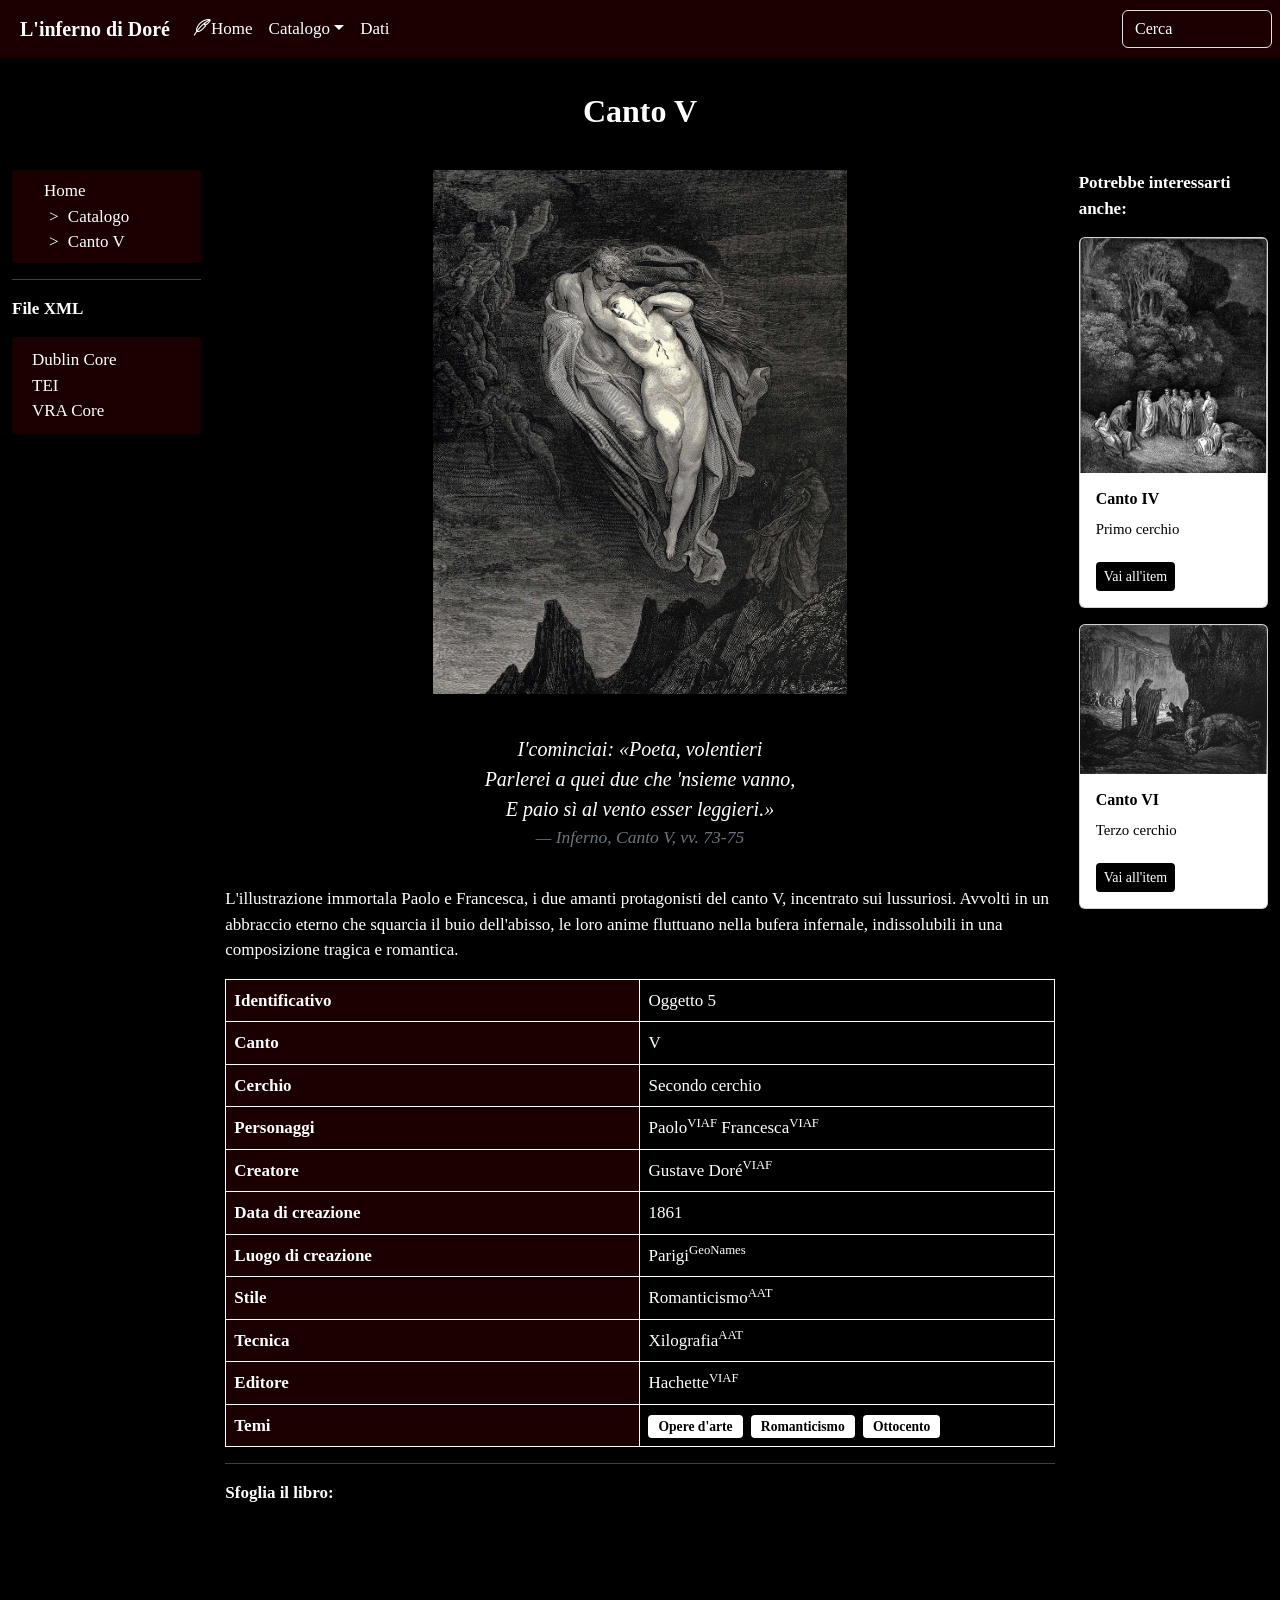
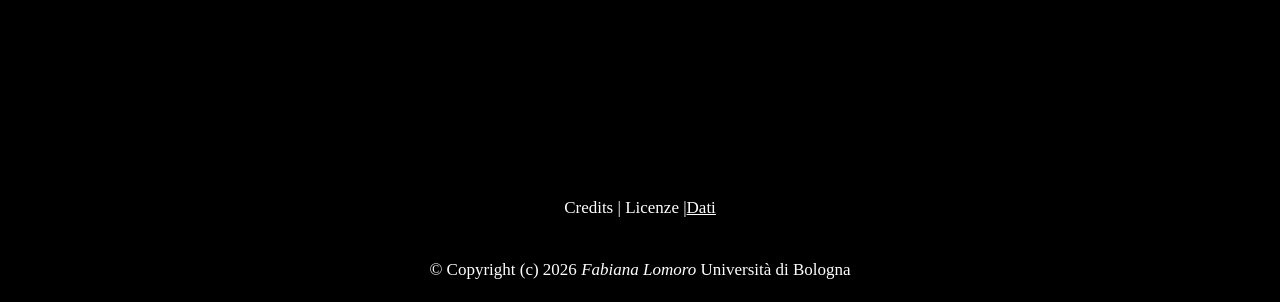
<file: itemV.html>
<!DOCTYPE html>
<html lang="it">
<head>
	<meta charset="UTF-8"/>
	<meta name="viewport" content="width=device-width, initial-scale=1"/>
	<meta name="DC.title" content="Canto V - L'Inferno inciso da Gustave Doré"/>
	<meta name="DC.Creator" content="Gustave Doré"/>
	<meta name="DC.Subject" content="Hell in art"/>
	<meta name="DC.Description" content="Collezione digitale delle illustrazioni dell'Inferno dantesco di Gustave Doré"/>
	<meta name="DC.Publisher" content="Fabiana Lomoro, Università di Bologna"/>
	<meta name="DC.Date" content="2026"/>
	<meta name="DC.Type" content="Image"/>
	<meta name="DC.Format" content="text/html"/>
	<meta name="DC.Language" content="it"/>
	<meta name="DC.Rights" content="Dominio Pubblico"/>
	<title>Canto V - L'Inferno inciso di Gustave Doré</title>
<!--favicon-->
	<link rel="icon" type="image/png" href="img/favicon.png">
<!--Bootstrap CSS-->
	<link href="https://cdn.jsdelivr.net/npm/bootstrap@5.3.8/dist/css/bootstrap.min.css" rel="stylesheet">
<!--Bootstrap Icons-->
	<link rel="stylesheet" href="https://cdn.jsdelivr.net/npm/bootstrap-icons@1.13.1/font/bootstrap-icons.min.css">
<!--CSS-->
	<link href="style.css" rel="stylesheet">
</head>
<body>
	<header>
		<nav class="navbar navbar-expand-lg navbar-dark bg-dark fixed-top">
			<a class="navbar-brand" href="index.html">L'inferno di Doré</a>
			<button class="navbar-toggler" type="button" data-bs-toggle="collapse" data-bs-target="#navbarContent">
				<span class="navbar-toggler-icon"></span>
			</button>
			<div class="collapse navbar-collapse" id="navbarContent">
				<ul class="navbar-nav me-auto">
					<li class="nav-item">
						<a class="nav-link" href="index.html"><i class="bi bi-feather"></i>Home</a>
					</li>
					<li class="nav-item dropdown">
						<a class="nav-link dropdown-toggle" href="#" role="button" data-bs-toggle="dropdown">Catalogo</a>
						<ul class="dropdown-menu">
							<li><a class="dropdown-item" href="catalogo.html">Lista</a></li>
							<li><a class="dropdown-item" href="catalogo.html">Persone</a></li>
							<li><a class="dropdown-item" href="catalogo.html">Cerchi</a></li>
						</ul>
					</li>
					<li class="nav-item">
						<a class="nav-link" href="dati.html">Dati</a>
					</li>
				</ul>
			</div>
<!-- barra di ricerca FUORI dal collapse -->
			<form>
				<input class="form-control me-2" type="search" placeholder="Cerca">
			</form>
		</nav>
	</header>
	<main class="pt-2 mt-1">
		<section class="container-fluid">
			<div class="row">
<!--titolo-->
			<div class="col-md-12 pb-4 pt-4">
				<h2 class="text-center">Canto V</h2>
			</div>
<!--aside sinistra-->
			<div class="col-md-2 mt-2">
			<aside>
<!--breadcrumb-->
			<nav>
				<ul class="breadcrumb">
					<li><a href="index.html">Home</a></li>
					<li><a href="catalogo.html"> Catalogo</a></li>
					<li>Canto V</li>
				</ul>
			</nav>

			<hr>
<!--link xml-->
			<p><b>File XML</b></p>
			<ul class="list-unstyled">
				<li><a href="dati-dore-canto05DC.xml" target="_blank">Dublin Core</a></li>
				<li><a href="dati-dore-canto05TEI.xml" target="_blank">TEI</a></li>
				<li><a href="dati-dore-canto05VRA.xml" target="_blank">VRA Core</a></li>
			</ul>
			</aside>
			</div>
<!--contenuto centrale-->
			<div class="col-md-8 mt-2">
				<img src="img/canto05.jpg" class="item-img" alt="Illustrazione Canto V - Gustave Doré">
<!--terzina-->
			<blockquote class="blockquote mt-3 mb-3">
				<p>I'cominciai: «Poeta, volentieri<br>
				Parlerei a quei due che 'nsieme vanno,<br>
				E paio sì al vento esser leggieri.»</p>
				<footer class="blockquote-footer">Inferno, Canto V, vv. 73-75</footer>
			</blockquote>
<!--descrizione-->
			<p class="mt-3 mb-3">L'illustrazione immortala Paolo e Francesca, i due amanti protagonisti del canto V, incentrato sui lussuriosi. Avvolti in un abbraccio eterno che squarcia il buio dell'abisso, le loro anime fluttuano nella bufera infernale, indissolubili in una composizione tragica e romantica.</p>
<!--metadati-->
			<table class="table table-bordered mx-auto">
				<tbody>
					<tr>
						<th>Identificativo</th>
						<td> Oggetto 5</td>
					</tr>
					<tr>
						<th>Canto</th>
						<td> V</td>
					</tr>
					<tr>
						<th>Cerchio</th>
						<td> Secondo cerchio</td>
					</tr>
					<tr>
						<th>Personaggi</th>
						<td> 
						<a href="http://viaf.org/viaf/35385230" target="_blank">Paolo</a><sup>VIAF</sup>
						<a href="http://viaf.org/viaf/55527538" target="_blank">Francesca</a><sup>VIAF</sup>
					</td>
					</tr>
					<tr>
						<th>Creatore</th>
						<td> 
							<a href="http://viaf.org/viaf/41839207" target="_blank">Gustave Doré</a><sup>VIAF</sup>
						</td>
					</tr>
					<tr>
						<th>Data di creazione</th>
						<td> 1861</td>
					</tr>
					<tr>
						<th>Luogo di creazione</th>
						<td> 
							<a href="https://www.geonames.org/2988507" target="_blank">Parigi</a><sup>GeoNames</sup>
						</td>
					</tr>
					<tr>
						<th>Stile</th>
						<td> 
							<a href="https://vocab.getty.edu/aat/300172863" target="_blank">Romanticismo</a><sup>AAT</sup>
						</td>
					</tr>
					<tr>
						<th>Tecnica</th>
						<td> 
							<a href="https://vocab.getty.edu/aat/300041405" target="_blank">Xilografia</a><sup>AAT</sup>
						</td>
					</tr>
					<tr>
						<th>Editore</th>
						<td>
							<a href="http://viaf.org/viaf/159641835" target="_blank"> Hachette</a><sup>VIAF</sup>
						</td>
					</tr>
					<tr>
						<th>Temi</th>
						<td>
							<span class="badge me-1">Opere d'arte</span>
							<span class="badge me-1">Romanticismo</span>
							<span class="badge me-1">Ottocento</span>
						</td>
					</tr>
				</tbody>
			</table>

			<hr>
			<p><b>Sfoglia il libro:</b></p>
			<iframe src="https://archive.org/embed/LaDivinaCommedia/004.jpg" width="100%" height="250"frameborder="0" webkitallowfullscreen="true" allowfullscreen></iframe>	
			</div>
<!--aside destra-->
			<div class="col-md-2 mt-2">
			<aside>
				<p><b>Potrebbe interessarti anche:</b></p>
				<div class="card mb-3">
					<img src="img/canto04.jpg" class="card-img-top" alt="Illustrazione Canto IV">
					<div class="card-body">
						<h6 class="card-title">Canto IV</h6>
						<p class="card-text"><small>Primo cerchio</small></p>
						<a href="#" class="btn btn-sm mt-1">Vai all'item</a>	
					</div>
				</div>

				<div class="card mb-3">
					<img src="img/canto06.jpg" class="card-img-top" alt="Illustrazione Canto VI">
					<div class="card-body">
						<h6 class="card-title">Canto VI</h6>
						<p class="card-text"><small>Terzo cerchio</small></p>
						<a href="#" class="btn btn-sm mt-1">Vai all'item</a>	
					</div>
				</div>
			</aside>
			</div>

			</div>
		</section>
		
	</main>
	<footer>
			<div class="container-fluid pb-3 pt-3">
				<div class="container">
					<p class="mb-0 pb-1 text-center">Credits | Licenze |<a href="dati.html">Dati</a></p>
				</div>
			</div>
			<div class="container-fluid pb-3 pt-3">
				<p class="mb-0 pb-1 text-center">&copy; Copyright (c) 2026 <em>Fabiana Lomoro</em>
				Università di Bologna</p> 
			</div>
		</footer>
	<script src="https://cdn.jsdelivr.net/npm/bootstrap@5.3.8/dist/js/bootstrap.bundle.min.js"></script>
</body>
</html>
</file>
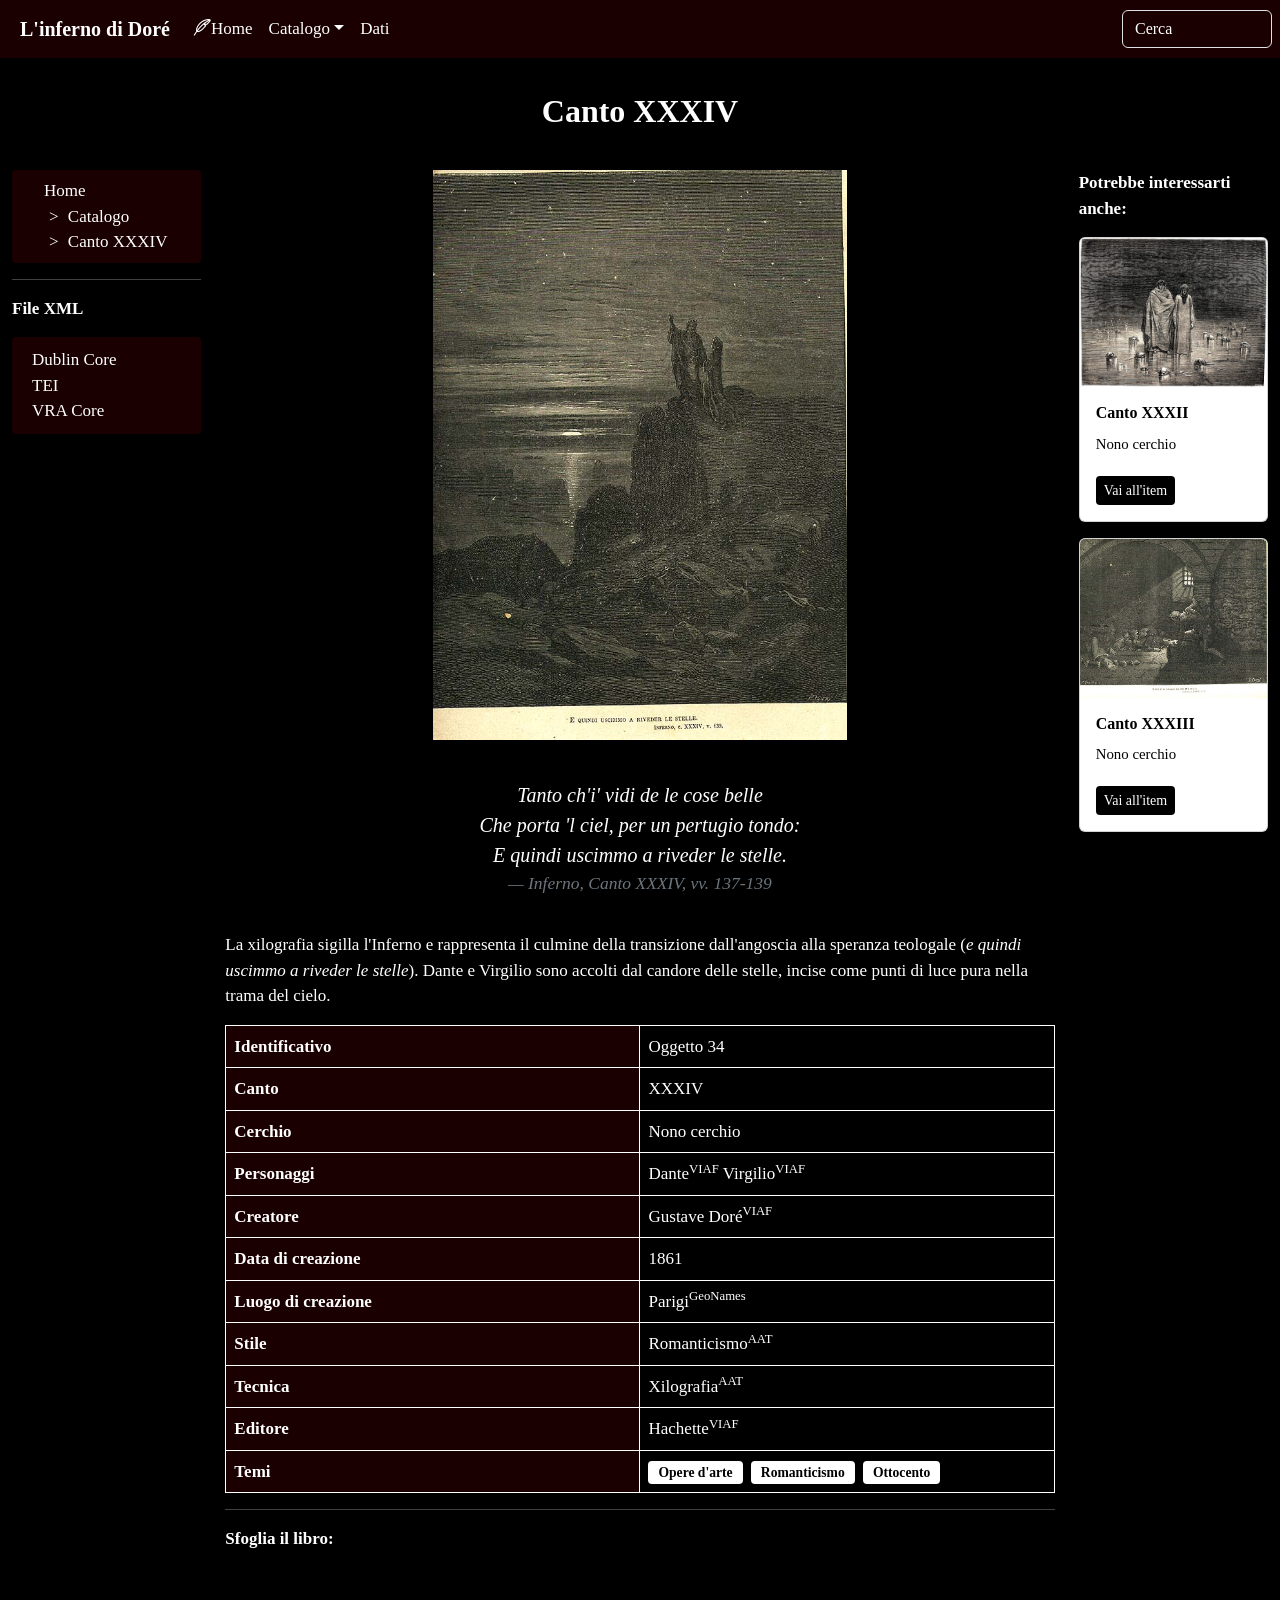
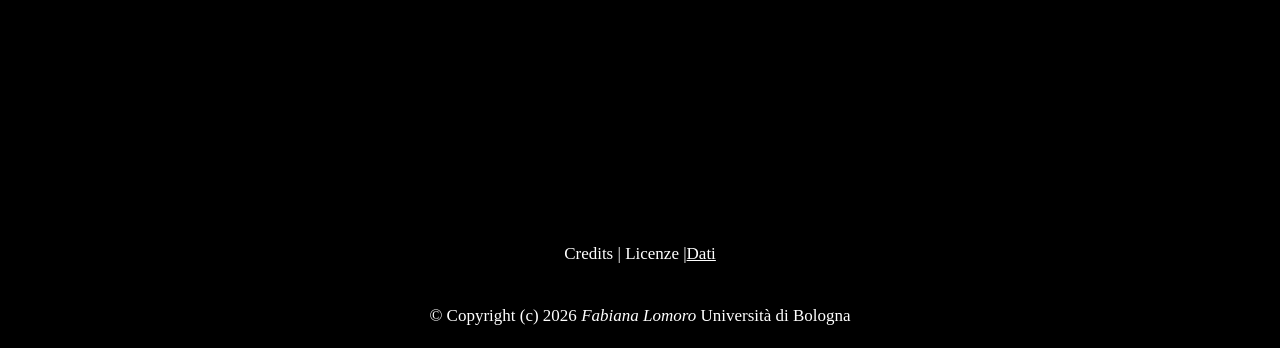
<file: itemXXXIV.html>
<!DOCTYPE html>
<html lang="it">
<head>
	<meta charset="UTF-8"/>
	<meta name="viewport" content="width=device-width, initial-scale=1"/>
	<meta name="DC.title" content="Canto XXXIV - L'Inferno inciso da Gustave Doré"/>
	<meta name="DC.Creator" content="Gustave Doré"/>
	<meta name="DC.Subject" content="Hell in art"/>
	<meta name="DC.Description" content="Collezione digitale delle illustrazioni dell'Inferno dantesco di Gustave Doré"/>
	<meta name="DC.Publisher" content="Fabiana Lomoro, Università di Bologna"/>
	<meta name="DC.Date" content="2026"/>
	<meta name="DC.Type" content="Image"/>
	<meta name="DC.Format" content="text/html"/>
	<meta name="DC.Language" content="it"/>
	<meta name="DC.Rights" content="Dominio Pubblico"/>
	<title>Canto XXXIV - L'Inferno inciso di Gustave Doré</title>
<!--favicon-->
	<link rel="icon" type="image/png" href="img/favicon.png">
<!--Bootstrap CSS-->
	<link href="https://cdn.jsdelivr.net/npm/bootstrap@5.3.8/dist/css/bootstrap.min.css" rel="stylesheet">
<!--Bootstrap Icons-->
	<link rel="stylesheet" href="https://cdn.jsdelivr.net/npm/bootstrap-icons@1.13.1/font/bootstrap-icons.min.css">
<!--CSS-->
	<link href="style.css" rel="stylesheet">
</head>
<body>
	<header>
		<nav class="navbar navbar-expand-lg navbar-dark bg-dark fixed-top">
			<a class="navbar-brand" href="index.html">L'inferno di Doré</a>
			<button class="navbar-toggler" type="button" data-bs-toggle="collapse" data-bs-target="#navbarContent">
				<span class="navbar-toggler-icon"></span>
			</button>
			<div class="collapse navbar-collapse" id="navbarContent">
				<ul class="navbar-nav me-auto">
					<li class="nav-item">
						<a class="nav-link" href="index.html"><i class="bi bi-feather"></i>Home</a>
					</li>
					<li class="nav-item dropdown">
						<a class="nav-link dropdown-toggle" href="#" role="button" data-bs-toggle="dropdown">Catalogo</a>
						<ul class="dropdown-menu">
							<li><a class="dropdown-item" href="catalogo.html">Lista</a></li>
							<li><a class="dropdown-item" href="catalogo.html">Persone</a></li>
							<li><a class="dropdown-item" href="catalogo.html">Cerchi</a></li>
						</ul>
					</li>
					<li class="nav-item">
						<a class="nav-link" href="dati.html">Dati</a>
					</li>
				</ul>
			</div>
<!-- barra di ricerca FUORI dal collapse -->
			<form>
				<input class="form-control me-2" type="search" placeholder="Cerca">
			</form>
		</nav>
	</header>
	<main class="pt-2 mt-1">
		<section class="container-fluid">
			<div class="row">
<!--titolo-->
			<div class="col-md-12 pb-4 pt-4">
				<h2 class="text-center">Canto XXXIV</h2>
			</div>
<!--aside sinistra-->
			<div class="col-md-2 mt-2">
			<aside>
<!--breadcrumb-->
			<nav>
				<ul class="breadcrumb">
					<li><a href="index.html">Home</a></li>
					<li><a href="catalogo.html"> Catalogo</a></li>
					<li>Canto XXXIV</li>
				</ul>
			</nav>

			<hr>
<!--link xml-->
			<p><b>File XML</b></p>
			<ul class="list-unstyled">
				<li><a href="dati-dore-canto34DC.xml" target="_blank">Dublin Core</a></li>
				<li><a href="dati-dore-canto34TEI.xml" target="_blank">TEI</a></li>
				<li><a href="dati-dore-canto34VRA.xml" target="_blank">VRA Core</a></li>
			</ul>
			</aside>
			</div>
<!--contenuto centrale-->
			<div class="col-md-8 mt-2">
				<img src="img/canto34.jpg" class="item-img" alt="Illustrazione Canto XXXIV - Gustave Doré">
<!--terzina-->
			<blockquote class="blockquote mt-3 mb-3">
				<p>Tanto ch'i' vidi de le cose belle<br>
				Che porta 'l ciel, per un pertugio tondo:<br>
				E quindi uscimmo a riveder le stelle.</p>
				<footer class="blockquote-footer">Inferno, Canto XXXIV, vv. 137-139</footer>
			</blockquote>
<!--descrizione-->
			<p class="mt-3 mb-3">La xilografia sigilla l'Inferno e rappresenta il culmine della transizione dall'angoscia alla speranza teologale (<em>e quindi uscimmo a riveder le stelle</em>). Dante e Virgilio sono accolti dal candore delle stelle, incise come punti di luce pura nella trama del cielo.</p>
<!--metadati-->
			<table class="table table-bordered mx-auto">
				<tbody>
					<tr>
						<th>Identificativo</th>
						<td> Oggetto 34</td>
					</tr>
					<tr>
						<th>Canto</th>
						<td> XXXIV</td>
					</tr>
					<tr>
						<th>Cerchio</th>
						<td> Nono cerchio</td>
					</tr>
					<tr>
						<th>Personaggi</th>
						<td> 
						<a href="http://viaf.org/viaf/97105654" target="_blank">Dante</a><sup>VIAF</sup>
						<a href="http://viaf.org/viaf/8194433" target="_blank">Virgilio</a><sup>VIAF</sup>
					</td>
					</tr>
					<tr>
						<th>Creatore</th>
						<td> 
							<a href="http://viaf.org/viaf/41839207" target="_blank">Gustave Doré</a><sup>VIAF</sup>
						</td>
					</tr>
					<tr>
						<th>Data di creazione</th>
						<td> 1861</td>
					</tr>
					<tr>
						<th>Luogo di creazione</th>
						<td> 
							<a href="https://www.geonames.org/2988507" target="_blank">Parigi</a><sup>GeoNames</sup>
						</td>
					</tr>
					<tr>
						<th>Stile</th>
						<td> 
							<a href="https://vocab.getty.edu/aat/300172863" target="_blank">Romanticismo</a><sup>AAT</sup>
						</td>
					</tr>
					<tr>
						<th>Tecnica</th>
						<td> 
							<a href="https://vocab.getty.edu/aat/300041405" target="_blank">Xilografia</a><sup>AAT</sup>
						</td>
					</tr>
					<tr>
						<th>Editore</th>
						<td>
							<a href="http://viaf.org/viaf/159641835" target="_blank"> Hachette</a><sup>VIAF</sup>
						</td>
					</tr>
					<tr>
						<th>Temi</th>
						<td>
							<span class="badge me-1">Opere d'arte</span>
							<span class="badge me-1">Romanticismo</span>
							<span class="badge me-1">Ottocento</span>
						</td>
					</tr>
				</tbody>
			</table>

			<hr>
			<p><b>Sfoglia il libro:</b></p>
			<iframe src="https://archive.org/embed/LaDivinaCommedia/004.jpg" width="100%" height="250"frameborder="0" webkitallowfullscreen="true" allowfullscreen></iframe>	
			</div>
<!--aside destra-->
			<div class="col-md-2 mt-2">
			<aside>
				<p><b>Potrebbe interessarti anche:</b></p>
				<div class="card mb-3">
					<img src="img/canto32.jpg" class="card-img-top" alt="Illustrazione Canto XXXII">
					<div class="card-body">
						<h6 class="card-title">Canto XXXII</h6>
						<p class="card-text"><small>Nono cerchio</small></p>
						<a href="#" class="btn btn-sm mt-1">Vai all'item</a>	
					</div>
				</div>

				<div class="card mb-3">
					<img src="img/canto33.jpg" class="card-img-top" alt="Illustrazione Canto XXXIII">
					<div class="card-body">
						<h6 class="card-title">Canto XXXIII</h6>
						<p class="card-text"><small>Nono cerchio</small></p>
						<a href="#" class="btn btn-sm mt-1">Vai all'item</a>	
					</div>
				</div>
			</aside>
			</div>

			</div>
		</section>
		
	</main>
	<footer>
			<div class="container-fluid pb-3 pt-3">
				<div class="container">
					<p class="mb-0 pb-1 text-center">Credits | Licenze |<a href="dati.html">Dati</a></p>
				</div>
			</div>
			<div class="container-fluid pb-3 pt-3">
				<p class="mb-0 pb-1 text-center">&copy; Copyright (c) 2026 <em>Fabiana Lomoro</em>
				Università di Bologna</p> 
			</div>
		</footer>
	<script src="https://cdn.jsdelivr.net/npm/bootstrap@5.3.8/dist/js/bootstrap.bundle.min.js"></script>
</body>
</html>
</file>
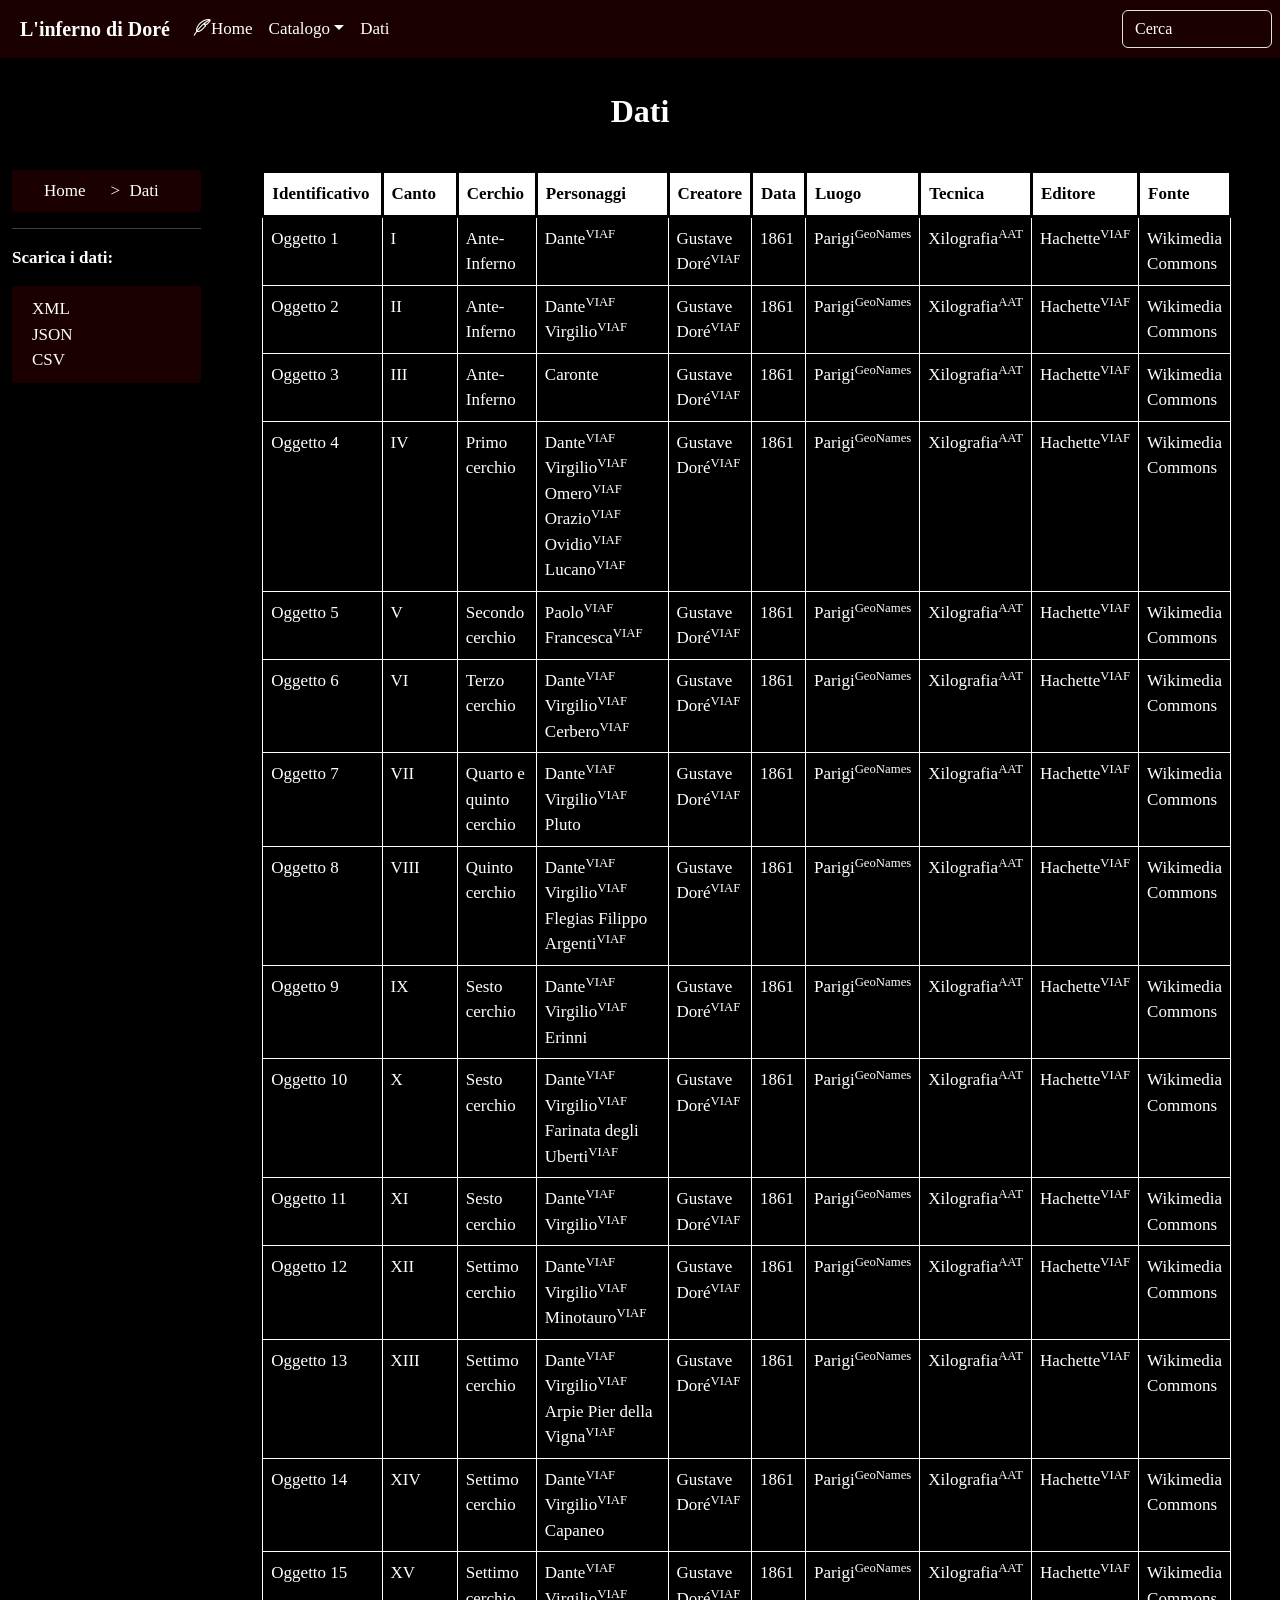
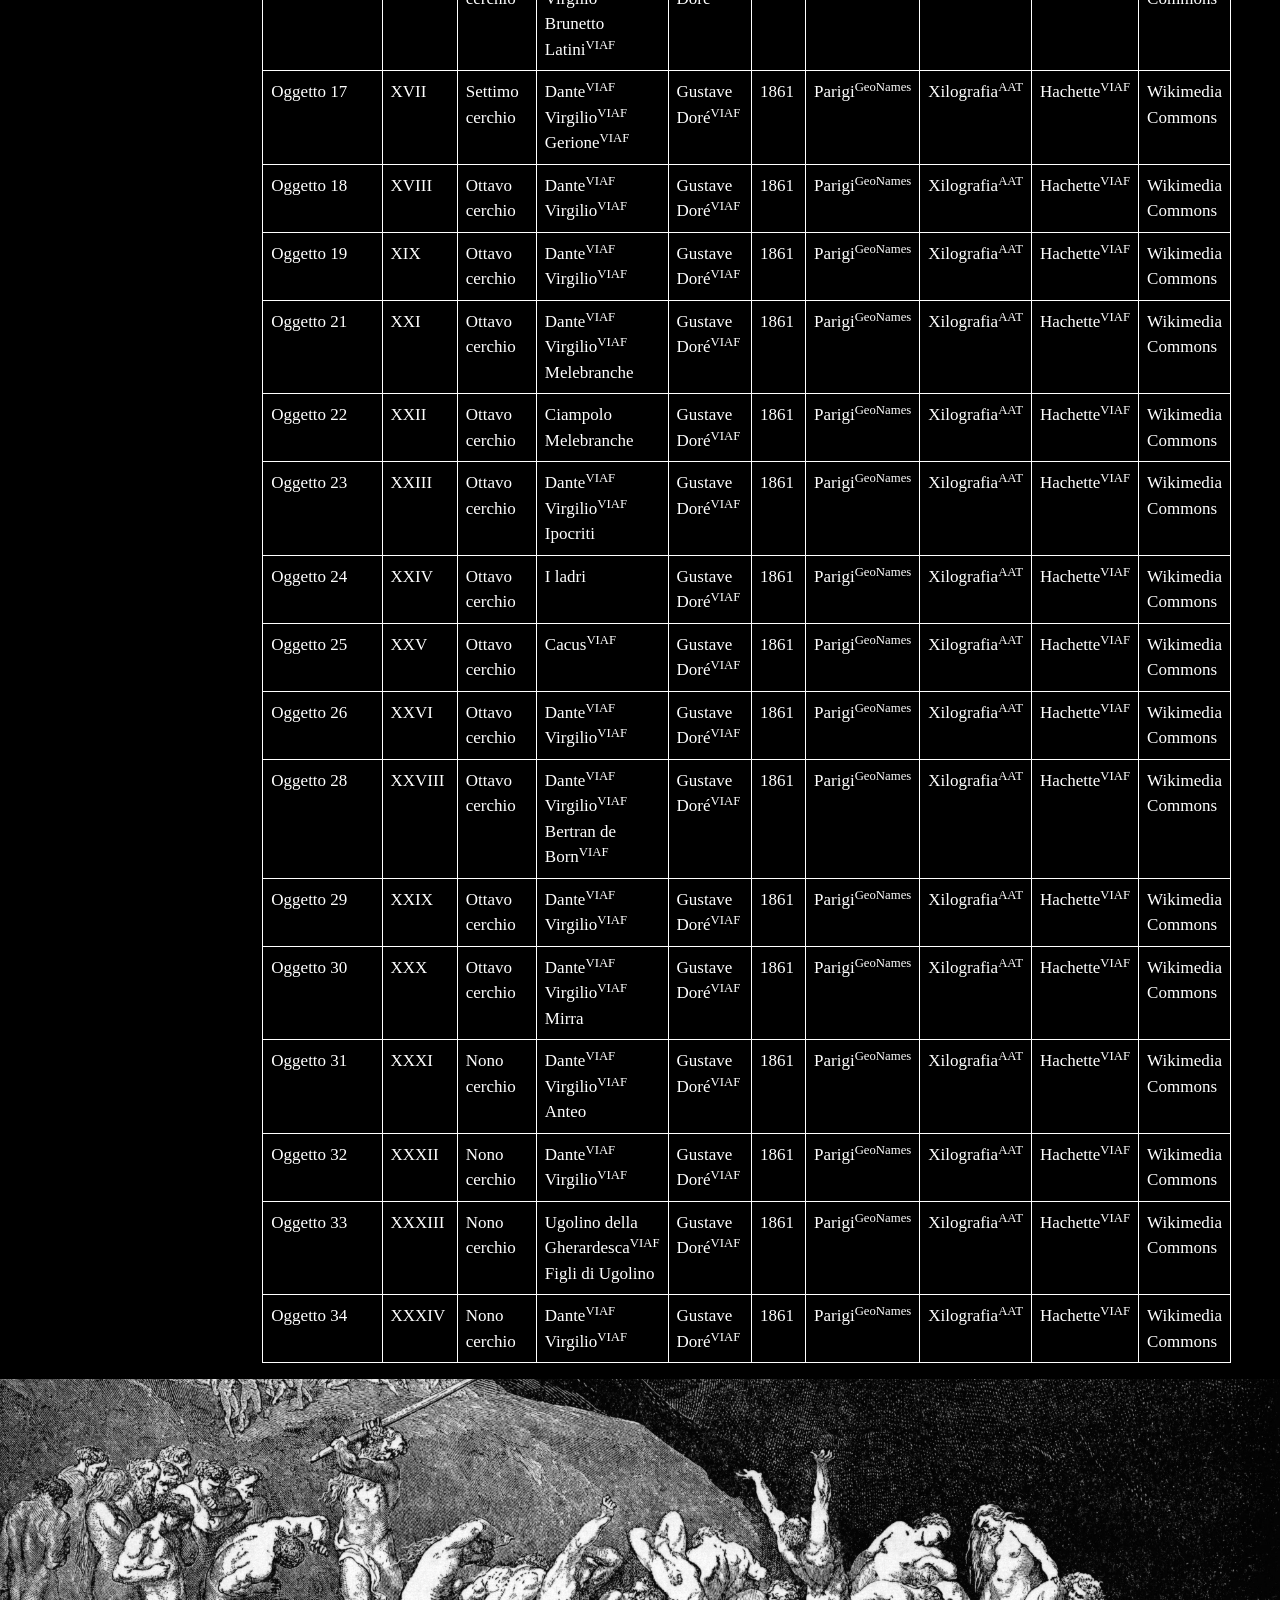
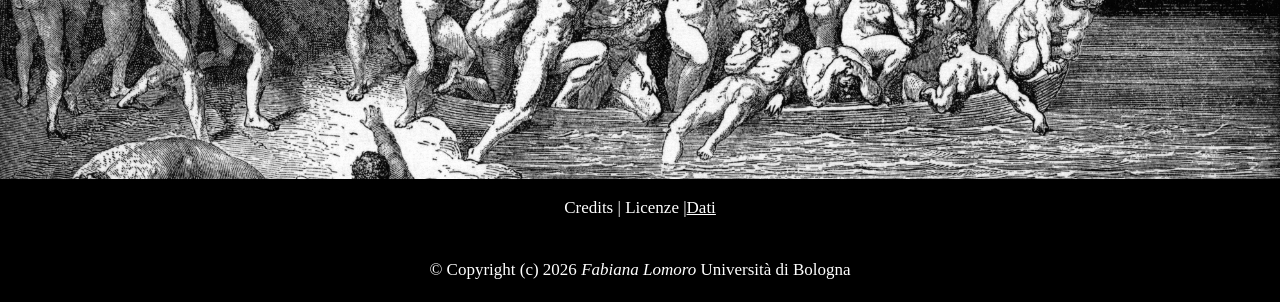
<file: sitoWeb/dati.html>
<!DOCTYPE html>
<html lang="it">
<head>
	<meta charset="UTF-8"/>
	<meta name="viewport" content="width=device-width, initial-scale=1"/>
	<meta name="DC.title" content="Dati - L'Inferno inciso da Gustave Doré"/>
	<meta name="DC.Creator" content="Gustave Doré"/>
	<meta name="DC.Subject" content="Hell in art"/>
	<meta name="DC.Description" content="Collezione digitale delle illustrazioni dell'Inferno dantesco di Gustave Doré"/>
	<meta name="DC.Publisher" content="Fabiana Lomoro, Università di Bologna"/>
	<meta name="DC.Date" content="2026"/>
	<meta name="DC.Type" content="Image"/>
	<meta name="DC.Format" content="text/html"/>
	<meta name="DC.Language" content="it"/>
	<meta name="DC.Rights" content="Dominio Pubblico"/>
	<title>Dati - L'Inferno inciso di Gustave Doré</title>
<!--Bootstrap CSS-->
	<link href="https://cdn.jsdelivr.net/npm/bootstrap@5.3.8/dist/css/bootstrap.min.css" rel="stylesheet">
<!--Bootstrap Icons-->
	<link rel="stylesheet" href="https://cdn.jsdelivr.net/npm/bootstrap-icons@1.13.1/font/bootstrap-icons.min.css">
<!--CSS-->
	<link href="style.css" rel="stylesheet">
</head>
<body>
	<header>
		<nav class="navbar navbar-expand-lg navbar-dark bg-dark fixed-top">
			<a class="navbar-brand" href="index.html">L'inferno di Doré</a>
			<button class="navbar-toggler" type="button" data-bs-toggle="collapse" data-bs-target="#navbarContent">
				<span class="navbar-toggler-icon"></span>
			</button>
			<div class="collapse navbar-collapse" id="navbarContent">
				<ul class="navbar-nav me-auto">
					<li class="nav-item">
						<a class="nav-link" href="index.html"><i class="bi bi-feather"></i>Home</a>
					</li>
					<li class="nav-item dropdown">
						<a class="nav-link dropdown-toggle" href="#" role="button" data-bs-toggle="dropdown">Catalogo</a>
						<ul class="dropdown-menu">
							<li><a class="dropdown-item" href="catalogo.html">Lista</a></li>
							<li><a class="dropdown-item" href="catalogo.html">Persone</a></li>
							<li><a class="dropdown-item" href="catalogo.html">Cerchi</a></li>
						</ul>
					</li>
					<li class="nav-item">
						<a class="nav-link" href="dati.html">Dati</a>
					</li>
				</ul>
			</div>
<!-- barra di ricerca FUORI dal collapse -->
			<form>
				<input class="form-control me-2" type="search" placeholder="Cerca">
			</form>
		</nav>
	</header>
	<main class="pt-2 mt-1">
		<section class="container-fluid">
		<div class="row">
<!--titolo-->
		<div class="col-md-12 pb-4 pt-4">
			<h2 class="text-center">Dati</h2>
		</div>
<!--aside sinistra-->
		<div class="col-md-2 mt-2">
			<aside>
				<nav>
					<ul class="breadcrumb">
						<li><a href="index.html">Home</a></li>
						<li> Dati</li>
					</ul>
				</nav>

				<hr>

				<p class="mt-3"><b>Scarica i dati:</b></p>
					<ul class="list-unstyled">
						<li><a href="../dati-dore.xml" target="_blank">XML</a></li>
						<li><a href="../dati-dore.json" target="_blank">JSON</a></li>
						<li><a href="../dati-dore.csv" target="_blank">CSV</a></li>
					</ul>
			</aside>
		</div>	
<!--tabella-->
		<div class="col-md-10 mt-2 px-5">
			<table class="table table-bordered mx-auto tabella-dati">
				<thead>
					<tr>
						<th>Identificativo</th>
						<th>Canto</th>
						<th>Cerchio</th>
						<th>Personaggi</th>
						<th>Creatore</th>
						<th>Data</th>
						<th>Luogo</th>
						<th>Tecnica</th>
						<th>Editore</th>
						<th>Fonte</th>
					</tr>
				</thead>
				<tbody>
					<tr>
						<td>Oggetto 1</td>
						<td>I</td>
						<td>Ante-Inferno</td>
						<td><a href="http://viaf.org/viaf/97105654" target="_blank">Dante</a><sup>VIAF</sup></td>
						<td><a href="http://viaf.org/viaf/41839207" target="_blank">Gustave Doré</a><sup>VIAF</sup></td>
						<td>1861</td>
						<td><a href="https://www.geonames.org/2988507" target="_blank">Parigi</a><sup>GeoNames</sup></td>
						<td><a href="http://vocab.getty.edu/aat/300041391" target="_blank">Xilografia</a><sup>AAT</sup></td>
						<td><a href="http://viaf.org/viaf/159641835" target="_blank">Hachette</a><sup>VIAF</sup></td>
						<td><a href="https://commons.wikimedia.org/wiki/File:DVinfernoDuskyWood_m.jpg" target="_blank">Wikimedia Commons</a></td>
					</tr>
					<tr>
						<td>Oggetto 2</td>
						<td>II</td>
						<td>Ante-Inferno</td>
						<td>
							<a href="http://viaf.org/viaf/97105654" target="_blank">Dante</a><sup>VIAF</sup>
							<a href="http://viaf.org/viaf/8194433" target="_blank">Virgilio</a><sup>VIAF</sup>
						</td>
						<td><a href="http://viaf.org/viaf/41839207" target="_blank">Gustave Doré</a><sup>VIAF</sup></td>
						<td>1861</td>
						<td><a href="https://www.geonames.org/2988507" target="_blank">Parigi</a><sup>GeoNames</sup></td>
						<td><a href="http://vocab.getty.edu/aat/300041391" target="_blank">Xilografia</a><sup>AAT</sup></td>
						<td><a href="http://viaf.org/viaf/159641835" target="_blank">Hachette</a><sup>VIAF</sup></td>
						<td><a href="https://commons.wikimedia.org/wiki/File:DVinfernoDarkeningSky_m.jpg#/media/File:DVinfernoDarkeningSky_m.jpg" target="_blank">Wikimedia Commons</a></td>
					</tr>
					<tr>
						<td>Oggetto 3</td>
						<td>III</td>
						<td>Ante-Inferno</td>
						<td>Caronte</td>
						<td><a href="http://viaf.org/viaf/41839207" target="_blank">Gustave Doré</a><sup>VIAF</sup></td>
						<td>1861</td>
						<td><a href="https://www.geonames.org/2988507" target="_blank">Parigi</a><sup>GeoNames</sup></td>
						<td><a href="http://vocab.getty.edu/aat/300041391" target="_blank">Xilografia</a><sup>AAT</sup></td>
						<td><a href="http://viaf.org/viaf/159641835" target="_blank">Hachette</a><sup>VIAF</sup></td>
						<td><a href="https://commons.wikimedia.org/wiki/File:Charon_by_Dore.jpg" target="_blank">Wikimedia Commons</a></td>
					</tr>
					<tr>
						<td>Oggetto 4</td>
						<td>IV</td>
						<td>Primo cerchio</td>
						<td>
							<a href="http://viaf.org/viaf/97105654" target="_blank">Dante</a><sup>VIAF</sup>
							<a href="http://viaf.org/viaf/8194433" target="_blank">Virgilio</a><sup>VIAF</sup>
							<a href="http://viaf.org/viaf/224924963" target="_blank">Omero</a><sup>VIAF</sup>
							<a href="http://viaf.org/viaf/100227522" target="_blank">Orazio</a><sup>VIAF</sup>
							<a href="http://viaf.org/viaf/88342447" target="_blank">Ovidio</a><sup>VIAF</sup>
							<a href="http://viaf.org/viaf/100902938" target="_blank">Lucano</a><sup>VIAF</sup>
						</td>
						<td><a href="http://viaf.org/viaf/41839207" target="_blank">Gustave Doré</a><sup>VIAF</sup></td>
						<td>1861</td>
						<td><a href="https://www.geonames.org/2988507" target="_blank">Parigi</a><sup>GeoNames</sup></td>
						<td><a href="http://vocab.getty.edu/aat/300041391" target="_blank">Xilografia</a><sup>AAT</sup></td>
						<td><a href="http://viaf.org/viaf/159641835" target="_blank">Hachette</a><sup>VIAF</sup></td>
						<td><a href="https://commons.wikimedia.org/wiki/File:DVinfernoHomerClassicPoets_m.jpg" target="_blank">Wikimedia Commons</a></td>
					</tr>
					<tr>
						<td>Oggetto 5</td>
						<td>V</td>
						<td>Secondo cerchio</td>
						<td>
							<a href="http://viaf.org/viaf/35385230" target="_blank">Paolo</a><sup>VIAF</sup>
							<a href="http://viaf.org/viaf/55527538" target="_blank">Francesca</a><sup>VIAF</sup>
						</td>
						<td><a href="http://viaf.org/viaf/41839207" target="_blank">Gustave Doré</a><sup>VIAF</sup></td>
						<td>1861</td>
						<td><a href="https://www.geonames.org/2988507" target="_blank">Parigi</a><sup>GeoNames</sup></td>
						<td><a href="http://vocab.getty.edu/aat/300041391" target="_blank">Xilografia</a><sup>AAT</sup></td>
						<td><a href="http://viaf.org/viaf/159641835" target="_blank">Hachette</a><sup>VIAF</sup></td>
						<td><a href="https://commons.wikimedia.org/wiki/File:Dore_Gustave_Francesca_and_Paolo_da_Rimini_Canto_5_73-75.jpg" target="_blank">Wikimedia Commons</a></td>
					</tr>
					<tr>
						<td>Oggetto 6</td>
						<td>VI</td>
						<td>Terzo cerchio</td>
						<td>
							<a href="http://viaf.org/viaf/97105654" target="_blank">Dante</a><sup>VIAF</sup>
							<a href="http://viaf.org/viaf/8194433" target="_blank">Virgilio</a><sup>VIAF</sup>
							<a href="http://viaf.org/viaf/187590159" target="_blank">Cerbero</a><sup>VIAF</sup>
						</td>
						<td><a href="http://viaf.org/viaf/41839207" target="_blank">Gustave Doré</a><sup>VIAF</sup></td>
						<td>1861</td>
						<td><a href="https://www.geonames.org/2988507" target="_blank">Parigi</a><sup>GeoNames</sup></td>
						<td><a href="http://vocab.getty.edu/aat/300041391" target="_blank">Xilografia</a><sup>AAT</sup></td>
						<td><a href="http://viaf.org/viaf/159641835" target="_blank">Hachette</a><sup>VIAF</sup></td>
						<td><a href="https://commons.wikimedia.org/wiki/File:Inferno_Canto_6_-_Cerberus_(148618330).jpg" target="_blank">Wikimedia Commons</a></td>
					</tr>
					<tr>
						<td>Oggetto 7</td>
						<td>VII</td>
						<td>Quarto e quinto cerchio</td>
						<td>
							<a href="http://viaf.org/viaf/97105654" target="_blank">Dante</a><sup>VIAF</sup>
							<a href="http://viaf.org/viaf/8194433" target="_blank">Virgilio</a><sup>VIAF</sup>
							Pluto
						</td>
						<td><a href="http://viaf.org/viaf/41839207" target="_blank">Gustave Doré</a><sup>VIAF</sup></td>
						<td>1861</td>
						<td><a href="https://www.geonames.org/2988507" target="_blank">Parigi</a><sup>GeoNames</sup></td>
						<td><a href="http://vocab.getty.edu/aat/300041391" target="_blank">Xilografia</a><sup>AAT</sup></td>
						<td><a href="http://viaf.org/viaf/159641835" target="_blank">Hachette</a><sup>VIAF</sup></td>
						<td><a href="https://commons.wikimedia.org/wiki/File:Dore_Gustave_21_Curs-d_wolf_thy_fury_inward_on_thyself_prey_and_consume_thee.jpg" target="_blank">Wikimedia Commons</a></td>
					</tr>
					<tr>
						<td>Oggetto 8</td>
						<td>VIII</td>
						<td>Quinto cerchio</td>
						<td>
							<a href="http://viaf.org/viaf/97105654" target="_blank">Dante</a><sup>VIAF</sup>
							<a href="http://viaf.org/viaf/8194433" target="_blank">Virgilio</a><sup>VIAF</sup>
							Flegias
							<a href="http://viaf.org/viaf/388159474310227662338" target="_blank">Filippo Argenti</a><sup>VIAF</sup>
						</td>
						<td><a href="http://viaf.org/viaf/41839207" target="_blank">Gustave Doré</a><sup>VIAF</sup></td>
						<td>1861</td>
						<td><a href="https://www.geonames.org/2988507" target="_blank">Parigi</a><sup>GeoNames</sup></td>
						<td><a href="http://vocab.getty.edu/aat/300041391" target="_blank">Xilografia</a><sup>AAT</sup></td>
						<td><a href="http://viaf.org/viaf/159641835" target="_blank">Hachette</a><sup>VIAF</sup></td>
						<td><a href="https://commons.wikimedia.org/wiki/File:DVinfernoFerryAcrossTheStyx_m.jpg" target="_blank">Wikimedia Commons</a></td>
					</tr>
					<tr>
						<td>Oggetto 9</td>
						<td>IX</td>
						<td>Sesto cerchio</td>
						<td>
							<a href="http://viaf.org/viaf/97105654" target="_blank">Dante</a><sup>VIAF</sup>
							<a href="http://viaf.org/viaf/8194433" target="_blank">Virgilio</a><sup>VIAF</sup>
							Erinni
						</td>
						<td><a href="http://viaf.org/viaf/41839207" target="_blank">Gustave Doré</a><sup>VIAF</sup></td>
						<td>1861</td>
						<td><a href="https://www.geonames.org/2988507" target="_blank">Parigi</a><sup>GeoNames</sup></td>
						<td><a href="http://vocab.getty.edu/aat/300041391" target="_blank">Xilografia</a><sup>AAT</sup></td>
						<td><a href="http://viaf.org/viaf/159641835" target="_blank">Hachette</a><sup>VIAF</sup></td>
						<td><a href="https://commons.wikimedia.org/wiki/File:DVinfernoMegaeraTisifphoneAlecto_m.jpg" target="_blank">Wikimedia Commons</a></td>
					</tr>
					<tr>
						<td>Oggetto 10</td>
						<td>X</td>
						<td>Sesto cerchio</td>
						<td>
							<a href="http://viaf.org/viaf/97105654" target="_blank">Dante</a><sup>VIAF</sup>
							<a href="http://viaf.org/viaf/8194433" target="_blank">Virgilio</a><sup>VIAF</sup>
							<a href="http://viaf.org/viaf/22073869" target="_blank">Farinata degli Uberti</a><sup>VIAF</sup>
						</td>
						<td><a href="http://viaf.org/viaf/41839207" target="_blank">Gustave Doré</a><sup>VIAF</sup></td>
						<td>1861</td>
						<td><a href="https://www.geonames.org/2988507" target="_blank">Parigi</a><sup>GeoNames</sup></td>
						<td><a href="http://vocab.getty.edu/aat/300041391" target="_blank">Xilografia</a><sup>AAT</sup></td>
						<td><a href="http://viaf.org/viaf/159641835" target="_blank">Hachette</a><sup>VIAF</sup></td>
						<td><a href="https://commons.wikimedia.org/wiki/File:Dore_woodcut_Divine_Comedy_01.jpg" target="_blank">Wikimedia Commons</a></td>
					</tr>
					<tr>
						<td>Oggetto 11</td>
						<td>XI</td>
						<td>Sesto cerchio</td>
						<td>
							<a href="http://viaf.org/viaf/97105654" target="_blank">Dante</a><sup>VIAF</sup>
							<a href="http://viaf.org/viaf/8194433" target="_blank">Virgilio</a><sup>VIAF</sup>
						</td>
						<td><a href="http://viaf.org/viaf/41839207" target="_blank">Gustave Doré</a><sup>VIAF</sup></td>
						<td>1861</td>
						<td><a href="https://www.geonames.org/2988507" target="_blank">Parigi</a><sup>GeoNames</sup></td>
						<td><a href="http://vocab.getty.edu/aat/300041391" target="_blank">Xilografia</a><sup>AAT</sup></td>
						<td><a href="http://viaf.org/viaf/159641835" target="_blank">Hachette</a><sup>VIAF</sup></td>
						<td><a href="https://commons.wikimedia.org/wiki/File:Inferno_Canto_11_verses_6-7.jpg" target="_blank">Wikimedia Commons</a></td>
					</tr>
					<tr>
						<td>Oggetto 12</td>
						<td>XII</td>
						<td>Settimo cerchio</td>
						<td>
							<a href="http://viaf.org/viaf/97105654" target="_blank">Dante</a><sup>VIAF</sup>
							<a href="http://viaf.org/viaf/8194433" target="_blank">Virgilio</a><sup>VIAF</sup>
							<a href="http://viaf.org/viaf/88150030542310960353" target="_blank">Minotauro</a><sup>VIAF</sup>
						</td>
						<td><a href="http://viaf.org/viaf/41839207" target="_blank">Gustave Doré</a><sup>VIAF</sup></td>
						<td>1861</td>
						<td><a href="https://www.geonames.org/2988507" target="_blank">Parigi</a><sup>GeoNames</sup></td>
						<td><a href="http://vocab.getty.edu/aat/300041391" target="_blank">Xilografia</a><sup>AAT</sup></td>
						<td><a href="http://viaf.org/viaf/159641835" target="_blank">Hachette</a><sup>VIAF</sup></td>
						<td><a href="https://commons.wikimedia.org/wiki/File:DVinfernoMinotaurOnCliff_m.jpg" target="_blank">Wikimedia Commons</a></td>
					</tr>
					<tr>
						<td>Oggetto 13</td>
						<td>XIII</td>
						<td>Settimo cerchio</td>
						<td>
							<a href="http://viaf.org/viaf/97105654" target="_blank">Dante</a><sup>VIAF</sup>
							<a href="http://viaf.org/viaf/8194433" target="_blank">Virgilio</a><sup>VIAF</sup>
							Arpie
							<a href="http://viaf.org/viaf/122196429" target="_blank">Pier della Vigna</a><sup>VIAF</sup>
						</td>
						<td><a href="http://viaf.org/viaf/41839207" target="_blank">Gustave Doré</a><sup>VIAF</sup></td>
						<td>1861</td>
						<td><a href="https://www.geonames.org/2988507" target="_blank">Parigi</a><sup>GeoNames</sup></td>
						<td><a href="http://vocab.getty.edu/aat/300041391" target="_blank">Xilografia</a><sup>AAT</sup></td>
						<td><a href="http://viaf.org/viaf/159641835" target="_blank">Hachette</a><sup>VIAF</sup></td>
						<td><a href="https://commons.wikimedia.org/wiki/File:Gustave_Dor%C3%A9_-_The_Inferno,_Canto_13.jpg" target="_blank">Wikimedia Commons</a></td>
					</tr>
					<tr>
						<td>Oggetto 14</td>
						<td>XIV</td>
						<td>Settimo cerchio</td>
						<td>
							<a href="http://viaf.org/viaf/97105654" target="_blank">Dante</a><sup>VIAF</sup>
							<a href="http://viaf.org/viaf/8194433" target="_blank">Virgilio</a><sup>VIAF</sup>
							Capaneo
						</td>
						<td><a href="http://viaf.org/viaf/41839207" target="_blank">Gustave Doré</a><sup>VIAF</sup></td>
						<td>1861</td>
						<td><a href="https://www.geonames.org/2988507" target="_blank">Parigi</a><sup>GeoNames</sup></td>
						<td><a href="http://vocab.getty.edu/aat/300041391" target="_blank">Xilografia</a><sup>AAT</sup></td>
						<td><a href="http://viaf.org/viaf/159641835" target="_blank">Hachette</a><sup>VIAF</sup></td>
						<td><a href="https://commons.wikimedia.org/wiki/File:DVinfernoViolentInRainOfFire_m.jpg" target="_blank">Wikimedia Commons</a></td>
					</tr>
					<tr>
						<td>Oggetto 15</td>
						<td>XV</td>
						<td>Settimo cerchio</td>
						<td>
							<a href="http://viaf.org/viaf/97105654" target="_blank">Dante</a><sup>VIAF</sup>
							<a href="http://viaf.org/viaf/8194433" target="_blank">Virgilio</a><sup>VIAF</sup>
							<a href="http://viaf.org/viaf/19680057" target="_blank">Brunetto Latini</a><sup>VIAF</sup>
						</td>
						<td><a href="http://viaf.org/viaf/41839207" target="_blank">Gustave Doré</a><sup>VIAF</sup></td>
						<td>1861</td>
						<td><a href="https://www.geonames.org/2988507" target="_blank">Parigi</a><sup>GeoNames</sup></td>
						<td><a href="http://vocab.getty.edu/aat/300041391" target="_blank">Xilografia</a><sup>AAT</sup></td>
						<td><a href="http://viaf.org/viaf/159641835" target="_blank">Hachette</a><sup>VIAF</sup></td>
						<td><a href="https://commons.wikimedia.org/wiki/File:DVinfernoBrunettoLatiniAccostsDante_m.jpg" target="_blank">Wikimedia Commons</a></td>
					</tr>
					<tr>
						<td>Oggetto 17</td>
						<td>XVII</td>
						<td>Settimo cerchio</td>
						<td>
							<a href="http://viaf.org/viaf/97105654" target="_blank">Dante</a><sup>VIAF</sup>
							<a href="http://viaf.org/viaf/8194433" target="_blank">Virgilio</a><sup>VIAF</sup>
							<a href="http://viaf.org/viaf/179289917" target="_blank">Gerione</a><sup>VIAF</sup>
						</td>
						<td><a href="http://viaf.org/viaf/41839207" target="_blank">Gustave Doré</a><sup>VIAF</sup></td>
						<td>1861</td>
						<td><a href="https://www.geonames.org/2988507" target="_blank">Parigi</a><sup>GeoNames</sup></td>
						<td><a href="http://vocab.getty.edu/aat/300041391" target="_blank">Xilografia</a><sup>AAT</sup></td>
						<td><a href="http://viaf.org/viaf/159641835" target="_blank">Hachette</a><sup>VIAF</sup></td>
						<td><a href="https://commons.wikimedia.org/wiki/File:DVinfernoIntoAbyssOnGeryonsBack_m.jpg" target="_blank">Wikimedia Commons</a></td>
					</tr>
					<tr>
						<td>Oggetto 18</td>
						<td>XVIII</td>
						<td>Ottavo cerchio</td>
						<td>
							<a href="http://viaf.org/viaf/97105654" target="_blank">Dante</a><sup>VIAF</sup>
							<a href="http://viaf.org/viaf/8194433" target="_blank">Virgilio</a><sup>VIAF</sup>
						</td>
						<td><a href="http://viaf.org/viaf/41839207" target="_blank">Gustave Doré</a><sup>VIAF</sup></td>
						<td>1861</td>
						<td><a href="https://www.geonames.org/2988507" target="_blank">Parigi</a><sup>GeoNames</sup></td>
						<td><a href="http://vocab.getty.edu/aat/300041391" target="_blank">Xilografia</a><sup>AAT</sup></td>
						<td><a href="http://viaf.org/viaf/159641835" target="_blank">Hachette</a><sup>VIAF</sup></td>
						<td><a href="https://commons.wikimedia.org/wiki/File:DVinfernoShadeOfThais_m.jpg#/media/File:DVinfernoShadeOfThais_m.jpg" target="_blank">Wikimedia Commons</a></td>
					</tr>
					<tr>
						<td>Oggetto 19</td>
						<td>XIX</td>
						<td>Ottavo cerchio</td>
						<td>
							<a href="http://viaf.org/viaf/97105654" target="_blank">Dante</a><sup>VIAF</sup>
							<a href="http://viaf.org/viaf/8194433" target="_blank">Virgilio</a><sup>VIAF</sup>
						</td>
						<td><a href="http://viaf.org/viaf/41839207" target="_blank">Gustave Doré</a><sup>VIAF</sup></td>
						<td>1861</td>
						<td><a href="https://www.geonames.org/2988507" target="_blank">Parigi</a><sup>GeoNames</sup></td>
						<td><a href="http://vocab.getty.edu/aat/300041391" target="_blank">Xilografia</a><sup>AAT</sup></td>
						<td><a href="http://viaf.org/viaf/159641835" target="_blank">Hachette</a><sup>VIAF</sup></td>
						<td><a href="https://commons.wikimedia.org/wiki/File:DvinfernoPopeNicholasIII_m.jpg" target="_blank">Wikimedia Commons</a></td>
					</tr>
					<tr>
						<td>Oggetto 21</td>
						<td>XXI</td>
						<td>Ottavo cerchio</td>
						<td>
							<a href="http://viaf.org/viaf/97105654" target="_blank">Dante</a><sup>VIAF</sup>
							<a href="http://viaf.org/viaf/8194433" target="_blank">Virgilio</a><sup>VIAF</sup>
							Melebranche
						</td>
						<td><a href="http://viaf.org/viaf/41839207" target="_blank">Gustave Doré</a><sup>VIAF</sup></td>
						<td>1861</td>
						<td><a href="https://www.geonames.org/2988507" target="_blank">Parigi</a><sup>GeoNames</sup></td>
						<td><a href="http://vocab.getty.edu/aat/300041391" target="_blank">Xilografia</a><sup>AAT</sup></td>
						<td><a href="http://viaf.org/viaf/159641835" target="_blank">Hachette</a><sup>VIAF</sup></td>
						<td><a href="https://commons.wikimedia.org/wiki/File:DVinfernoDemonsThreatenVirgil.jpg" target="_blank">Wikimedia Commons</a></td>
					</tr>
					<tr>
						<td>Oggetto 22</td>
						<td>XXII</td>
						<td>Ottavo cerchio</td>
						<td>
							Ciampolo
							Melebranche
						</td>
						<td><a href="http://viaf.org/viaf/41839207" target="_blank">Gustave Doré</a><sup>VIAF</sup></td>
						<td>1861</td>
						<td><a href="https://www.geonames.org/2988507" target="_blank">Parigi</a><sup>GeoNames</sup></td>
						<td><a href="http://vocab.getty.edu/aat/300041391" target="_blank">Xilografia</a><sup>AAT</sup></td>
						<td><a href="http://viaf.org/viaf/159641835" target="_blank">Hachette</a><sup>VIAF</sup></td>
						<td><a href="https://commons.wikimedia.org/wiki/File:DVinfernoCiampoloDemonAlichino_m.jpg" target="_blank">Wikimedia Commons</a></td>
					</tr>
					<tr>
						<td>Oggetto 23</td>
						<td>XXIII</td>
						<td>Ottavo cerchio</td>
						<td>
							<a href="http://viaf.org/viaf/97105654" target="_blank">Dante</a><sup>VIAF</sup>
							<a href="http://viaf.org/viaf/8194433" target="_blank">Virgilio</a><sup>VIAF</sup>
							Ipocriti
						</td>
						<td><a href="http://viaf.org/viaf/41839207" target="_blank">Gustave Doré</a><sup>VIAF</sup></td>
						<td>1861</td>
						<td><a href="https://www.geonames.org/2988507" target="_blank">Parigi</a><sup>GeoNames</sup></td>
						<td><a href="http://vocab.getty.edu/aat/300041391" target="_blank">Xilografia</a><sup>AAT</sup></td>
						<td><a href="http://viaf.org/viaf/159641835" target="_blank">Hachette</a><sup>VIAF</sup></td>
						<td><a href="https://commons.wikimedia.org/wiki/File:DVinfernoHypocritesAddressDante_m.jpg" target="_blank">Wikimedia Commons</a></td>
					</tr>
					<tr>
						<td>Oggetto 24</td>
						<td>XXIV</td>
						<td>Ottavo cerchio</td>
						<td>I ladri</td>
						<td><a href="http://viaf.org/viaf/41839207" target="_blank">Gustave Doré</a><sup>VIAF</sup></td>
						<td>1861</td>
						<td><a href="https://www.geonames.org/2988507" target="_blank">Parigi</a><sup>GeoNames</sup></td>
						<td><a href="http://vocab.getty.edu/aat/300041391" target="_blank">Xilografia</a><sup>AAT</sup></td>
						<td><a href="http://viaf.org/viaf/159641835" target="_blank">Hachette</a><sup>VIAF</sup></td>
						<td><a href="https://commons.wikimedia.org/wiki/File:DVinfernoThievesTorturedBySerpents_m.jpg" target="_blank">Wikimedia Commons</a></td>
					</tr>
					<tr>
						<td>Oggetto 25</td>
						<td>XXV</td>
						<td>Ottavo cerchio</td>
						<td>
							<a href="http://viaf.org/viaf/188476461" target="_blank">Cacus</a><sup>VIAF</sup>
						</td>
						<td><a href="http://viaf.org/viaf/41839207" target="_blank">Gustave Doré</a><sup>VIAF</sup></td>
						<td>1861</td>
						<td><a href="https://www.geonames.org/2988507" target="_blank">Parigi</a><sup>GeoNames</sup></td>
						<td><a href="http://vocab.getty.edu/aat/300041391" target="_blank">Xilografia</a><sup>AAT</sup></td>
						<td><a href="http://viaf.org/viaf/159641835" target="_blank">Hachette</a><sup>VIAF</sup></td>
						<td><a href="https://commons.wikimedia.org/wiki/File:DVinfernoAgnelloChangingIntoSerpent_m.jpg" target="_blank">Wikimedia Commons</a></td>
					</tr>
					<tr>
						<td>Oggetto 26</td>
						<td>XXVI</td>
						<td>Ottavo cerchio</td>
						<td>
							<a href="http://viaf.org/viaf/97105654" target="_blank">Dante</a><sup>VIAF</sup>
							<a href="http://viaf.org/viaf/8194433" target="_blank">Virgilio</a><sup>VIAF</sup>
						</td>
						<td><a href="http://viaf.org/viaf/41839207" target="_blank">Gustave Doré</a><sup>VIAF</sup></td>
						<td>1861</td>
						<td><a href="https://www.geonames.org/2988507" target="_blank">Parigi</a><sup>GeoNames</sup></td>
						<td><a href="http://vocab.getty.edu/aat/300041391" target="_blank">Xilografia</a><sup>AAT</sup></td>
						<td><a href="http://viaf.org/viaf/159641835" target="_blank">Hachette</a><sup>VIAF</sup></td>
						<td><a href="https://commons.wikimedia.org/wiki/File:DVinfernoFlamingSpiritsOfEvilCounsellors_m.jpg" target="_blank">Wikimedia Commons</a></td>
					</tr>
					<tr>
						<td>Oggetto 28</td>
						<td>XXVIII</td>
						<td>Ottavo cerchio</td>
						<td>
							<a href="http://viaf.org/viaf/97105654" target="_blank">Dante</a><sup>VIAF</sup>
							<a href="http://viaf.org/viaf/8194433" target="_blank">Virgilio</a><sup>VIAF</sup>
							<a href="http://viaf.org/viaf/7358398" target="_blank">Bertran de Born</a><sup>VIAF</sup>
						</td>
						<td><a href="http://viaf.org/viaf/41839207" target="_blank">Gustave Doré</a><sup>VIAF</sup></td>
						<td>1861</td>
						<td><a href="https://www.geonames.org/2988507" target="_blank">Parigi</a><sup>GeoNames</sup></td>
						<td><a href="http://vocab.getty.edu/aat/300041391" target="_blank">Xilografia</a><sup>AAT</sup></td>
						<td><a href="http://viaf.org/viaf/159641835" target="_blank">Hachette</a><sup>VIAF</sup></td>
						<td><a href="https://commons.wikimedia.org/wiki/File:DVinfernoSeveredHeadOfBertranddeBorn_m.jpg" target="_blank">Wikimedia Commons</a></td>
					</tr>
					<tr>
						<td>Oggetto 29</td>
						<td>XXIX</td>
						<td>Ottavo cerchio</td>
						<td>
							<a href="http://viaf.org/viaf/97105654" target="_blank">Dante</a><sup>VIAF</sup>
							<a href="http://viaf.org/viaf/8194433" target="_blank">Virgilio</a><sup>VIAF</sup>
						</td>
						<td><a href="http://viaf.org/viaf/41839207" target="_blank">Gustave Doré</a><sup>VIAF</sup></td>
						<td>1861</td>
						<td><a href="https://www.geonames.org/2988507" target="_blank">Parigi</a><sup>GeoNames</sup></td>
						<td><a href="http://vocab.getty.edu/aat/300041391" target="_blank">Xilografia</a><sup>AAT</sup></td>
						<td><a href="http://viaf.org/viaf/159641835" target="_blank">Hachette</a><sup>VIAF</sup></td>
						<td><a href="https://commons.wikimedia.org/wiki/File:DVinfernoVirgilReprovesDantesCuriosity_m.jpg" target="_blank">Wikimedia Commons</a></td>
					</tr>
					<tr>
						<td>Oggetto 30</td>
						<td>XXX</td>
						<td>Ottavo cerchio</td>
						<td>
							<a href="http://viaf.org/viaf/97105654" target="_blank">Dante</a><sup>VIAF</sup>
							<a href="http://viaf.org/viaf/8194433" target="_blank">Virgilio</a><sup>VIAF</sup>
							Mirra
						</td>
						<td><a href="http://viaf.org/viaf/41839207" target="_blank">Gustave Doré</a><sup>VIAF</sup></td>
						<td>1861</td>
						<td><a href="https://www.geonames.org/2988507" target="_blank">Parigi</a><sup>GeoNames</sup></td>
						<td><a href="http://vocab.getty.edu/aat/300041391" target="_blank">Xilografia</a><sup>AAT</sup></td>
						<td><a href="http://viaf.org/viaf/159641835" target="_blank">Hachette</a><sup>VIAF</sup></td>
						<td><a href="https://commons.wikimedia.org/wiki/File:Myrrha,_condemned_for_incest.jpg" target="_blank">Wikimedia Commons</a></td>
					</tr>
					<tr>
						<td>Oggetto 31</td>
						<td>XXXI</td>
						<td>Nono cerchio</td>
						<td>
							<a href="http://viaf.org/viaf/97105654" target="_blank">Dante</a><sup>VIAF</sup>
							<a href="http://viaf.org/viaf/8194433" target="_blank">Virgilio</a><sup>VIAF</sup>
							Anteo
						</td>
						<td><a href="http://viaf.org/viaf/41839207" target="_blank">Gustave Doré</a><sup>VIAF</sup></td>
						<td>1861</td>
						<td><a href="https://www.geonames.org/2988507" target="_blank">Parigi</a><sup>GeoNames</sup></td>
						<td><a href="http://vocab.getty.edu/aat/300041391" target="_blank">Xilografia</a><sup>AAT</sup></td>
						<td><a href="http://viaf.org/viaf/159641835" target="_blank">Hachette</a><sup>VIAF</sup></td>
						<td><a href="https://commons.wikimedia.org/wiki/File:DVinfernoGiantAntaeusLoweringDanteAndVirgil_m.jpg" target="_blank">Wikimedia Commons</a></td>
					</tr>
					<tr>
						<td>Oggetto 32</td>
						<td>XXXII</td>
						<td>Nono cerchio</td>
						<td>
							<a href="http://viaf.org/viaf/97105654" target="_blank">Dante</a><sup>VIAF</sup>
							<a href="http://viaf.org/viaf/8194433" target="_blank">Virgilio</a><sup>VIAF</sup>
						</td>
						<td><a href="http://viaf.org/viaf/41839207" target="_blank">Gustave Doré</a><sup>VIAF</sup></td>
						<td>1861</td>
						<td><a href="https://www.geonames.org/2988507" target="_blank">Parigi</a><sup>GeoNames</sup></td>
						<td><a href="http://vocab.getty.edu/aat/300041391" target="_blank">Xilografia</a><sup>AAT</sup></td>
						<td><a href="http://viaf.org/viaf/159641835" target="_blank">Hachette</a><sup>VIAF</sup></td>
						<td><a href="https://commons.wikimedia.org/wiki/File:Dante_and_Virgil_walking_upon_the_waters_of_the_Styx,_illustration_to_Dante%E2%80%99s_Inferno_by_Gustave_Dor%C3%A9,_from_The_Vision_of_Hell._New_Edition,_1866.jpg" target="_blank">Wikimedia Commons</a></td>
					</tr>
					<tr>
						<td>Oggetto 33</td>
						<td>XXXIII</td>
						<td>Nono cerchio</td>
						<td>
							<a href="http://viaf.org/viaf/46685689" target="_blank">Ugolino della Gherardesca</a><sup>VIAF</sup>
							Figli di Ugolino
						</td>
						<td><a href="http://viaf.org/viaf/41839207" target="_blank">Gustave Doré</a><sup>VIAF</sup></td>
						<td>1861</td>
						<td><a href="https://www.geonames.org/2988507" target="_blank">Parigi</a><sup>GeoNames</sup></td>
						<td><a href="http://vocab.getty.edu/aat/300041391" target="_blank">Xilografia</a><sup>AAT</sup></td>
						<td><a href="http://viaf.org/viaf/159641835" target="_blank">Hachette</a><sup>VIAF</sup></td>
						<td><a href="https://commons.wikimedia.org/wiki/File:Inferno_Canto_33,_Gustave_Dor%C3%A8_2.jpg" target="_blank">Wikimedia Commons</a></td>
					</tr>
					<tr>
						<td>Oggetto 34</td>
						<td>XXXIV</td>
						<td>Nono cerchio</td>
						<td>
							<a href="http://viaf.org/viaf/97105654" target="_blank">Dante</a><sup>VIAF</sup>
							<a href="http://viaf.org/viaf/8194433" target="_blank">Virgilio</a><sup>VIAF</sup>
						</td>
						<td><a href="http://viaf.org/viaf/41839207" target="_blank">Gustave Doré</a><sup>VIAF</sup></td>
						<td>1861</td>
						<td><a href="https://www.geonames.org/2988507" target="_blank">Parigi</a><sup>GeoNames</sup></td>
						<td><a href="http://vocab.getty.edu/aat/300041391" target="_blank">Xilografia</a><sup>AAT</sup></td>
						<td><a href="http://viaf.org/viaf/159641835" target="_blank">Hachette</a><sup>VIAF</sup></td>
						<td><a href="https://commons.wikimedia.org/wiki/File:Inferno_Canto_34,_Gustave_Dor%C3%A8_3.jpg" target="_blank">Wikimedia Commons</a></td>
					</tr>
				</tbody>
			</table>
		</div>
		<section class="sfondo-dati"></section>
	</main>
	<footer>
			<div class="container-fluid pb-3 pt-3">
				<div class="container">
					<p class="mb-0 pb-1 text-center">Credits | Licenze |<a href="dati.html">Dati</a></p>
				</div>
			</div>
			<div class="container-fluid pb-3 pt-3">
				<p class="mb-0 pb-1 text-center">&copy; Copyright (c) 2026 <em>Fabiana Lomoro</em>
				Università di Bologna</p> 
			</div>
		</footer>
	<script src="https://cdn.jsdelivr.net/npm/bootstrap@5.3.8/dist/js/bootstrap.bundle.min.js"></script>
</body>
</html>
</file>
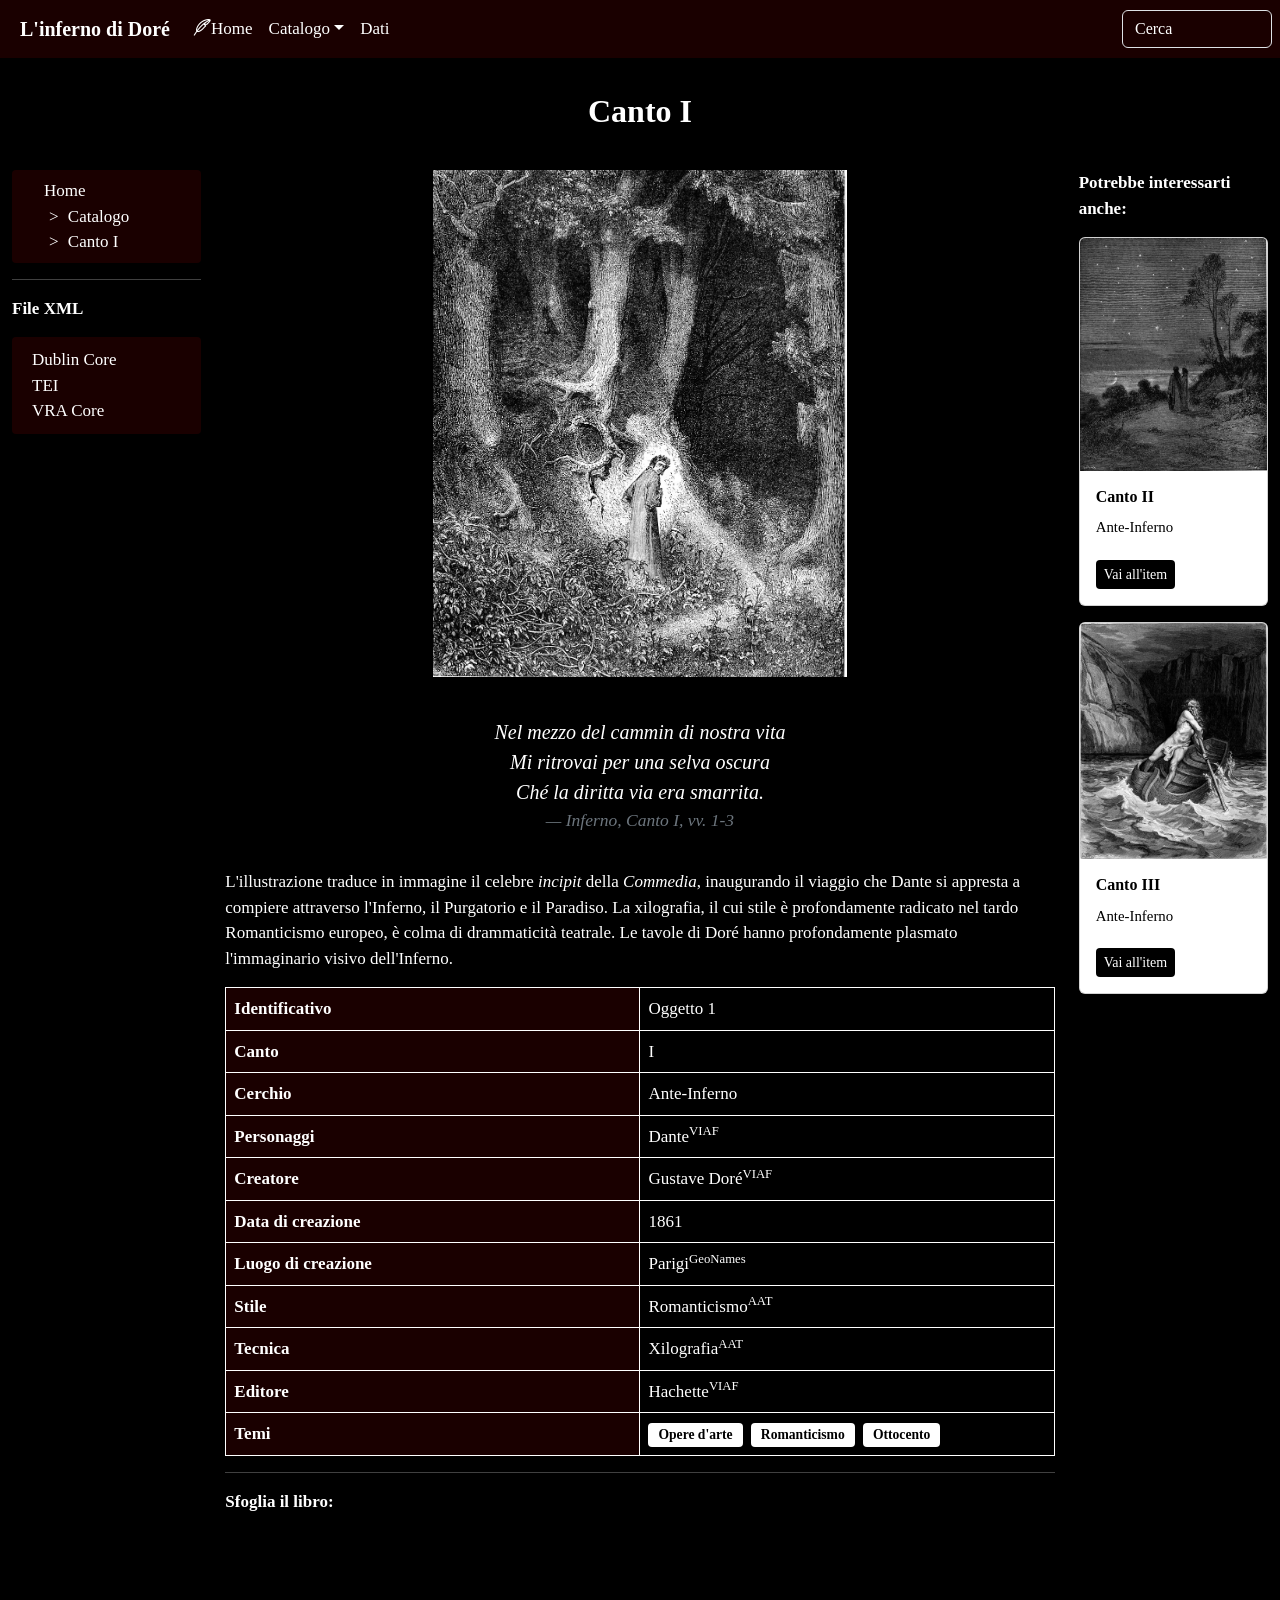
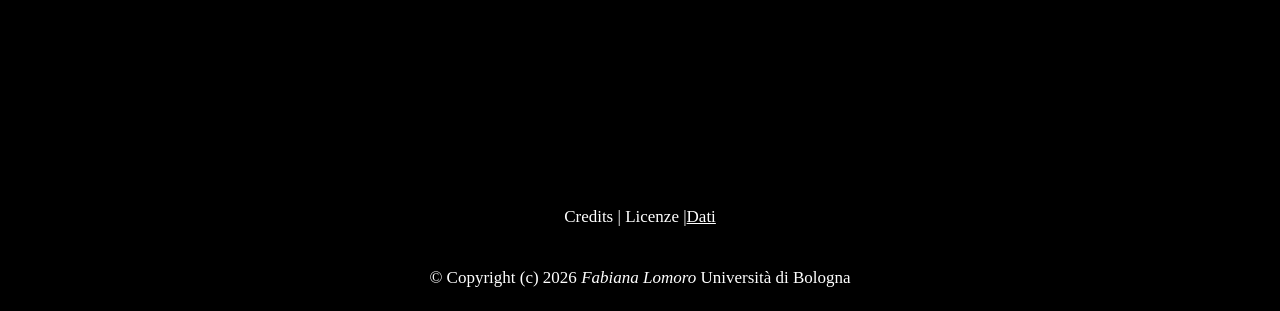
<file: sitoWeb/itemI.html>
<!DOCTYPE html>
<html lang="it">
<head>
	<meta charset="UTF-8"/>
	<meta name="viewport" content="width=device-width, initial-scale=1"/>
	<meta name="DC.title" content="Canto I - L'Inferno inciso da Gustave Doré"/>
	<meta name="DC.Creator" content="Gustave Doré"/>
	<meta name="DC.Subject" content="Hell in art"/>
	<meta name="DC.Description" content="Collezione digitale delle illustrazioni dell'Inferno dantesco di Gustave Doré"/>
	<meta name="DC.Publisher" content="Fabiana Lomoro, Università di Bologna"/>
	<meta name="DC.Date" content="2026"/>
	<meta name="DC.Type" content="Image"/>
	<meta name="DC.Format" content="text/html"/>
	<meta name="DC.Language" content="it"/>
	<meta name="DC.Rights" content="Dominio Pubblico"/>
	<title>Canto I - L'Inferno inciso di Gustave Doré</title>
<!--Bootstrap CSS-->
	<link href="https://cdn.jsdelivr.net/npm/bootstrap@5.3.8/dist/css/bootstrap.min.css" rel="stylesheet">
<!--Bootstrap Icons-->
	<link rel="stylesheet" href="https://cdn.jsdelivr.net/npm/bootstrap-icons@1.13.1/font/bootstrap-icons.min.css">
<!--CSS-->
	<link href="style.css" rel="stylesheet">
</head>
<body>
	<header>
		<nav class="navbar navbar-expand-lg navbar-dark bg-dark fixed-top">
			<a class="navbar-brand" href="index.html">L'inferno di Doré</a>
			<button class="navbar-toggler" type="button" data-bs-toggle="collapse" data-bs-target="#navbarContent">
				<span class="navbar-toggler-icon"></span>
			</button>
			<div class="collapse navbar-collapse" id="navbarContent">
				<ul class="navbar-nav me-auto">
					<li class="nav-item">
						<a class="nav-link" href="index.html"><i class="bi bi-feather"></i>Home</a>
					</li>
					<li class="nav-item dropdown">
						<a class="nav-link dropdown-toggle" href="#" role="button" data-bs-toggle="dropdown">Catalogo</a>
						<ul class="dropdown-menu">
							<li><a class="dropdown-item" href="catalogo.html">Lista</a></li>
							<li><a class="dropdown-item" href="catalogo.html">Persone</a></li>
							<li><a class="dropdown-item" href="catalogo.html">Cerchi</a></li>
						</ul>
					</li>
					<li class="nav-item">
						<a class="nav-link" href="dati.html">Dati</a>
					</li>
				</ul>
			</div>
<!-- barra di ricerca FUORI dal collapse -->
			<form>
				<input class="form-control me-2" type="search" placeholder="Cerca">
			</form>
		</nav>
	</header>
	<main class="pt-2 mt-1">
		<section class="container-fluid">
			<div class="row">
<!--titolo-->
			<div class="col-md-12 pb-4 pt-4">
				<h2 class="text-center">Canto I</h2>
			</div>
<!--aside sinistra-->
			<div class="col-md-2 mt-2">
			<aside>
<!--breadcrumb-->
			<nav>
				<ul class="breadcrumb">
					<li><a href="index.html">Home</a></li>
					<li><a href="catalogo.html"> Catalogo</a></li>
					<li>Canto I</li>
				</ul>
			</nav>

			<hr>
<!--link xml-->
			<p><b>File XML</b></p>
			<ul class="list-unstyled">
				<li><a href="../dati-dore-canto01DC.xml" target="_blank">Dublin Core</a></li>
				<li><a href="../dati-dore-canto01TEI.xml" target="_blank">TEI</a></li>
				<li><a href="../dati-dore-canto01VRA.xml" target="_blank">VRA Core</a></li>
			</ul>
			</aside>
			</div>
<!--contenuto centrale-->
			<div class="col-md-8 mt-2">
				<img src="img/canto01.jpg" class="item-img" alt="Illustrazione Canto I - Gustave Doré">
<!--terzina-->
			<blockquote class="blockquote mt-3 mb-3">
				<p>Nel mezzo del cammin di nostra vita<br>
				Mi ritrovai per una selva oscura<br>
				Ché la diritta via era smarrita.</p>
				<footer class="blockquote-footer">Inferno, Canto I, vv. 1-3</footer>
			</blockquote>
<!--descrizione-->
			<p class="mt-3 mb-3">L'illustrazione traduce in immagine il celebre <em>incipit</em> della <em>Commedia</em>, inaugurando il viaggio che Dante si appresta a compiere attraverso l'Inferno, il Purgatorio e il Paradiso. La xilografia, il cui stile è profondamente radicato nel tardo Romanticismo europeo, è colma di drammaticità teatrale. 
			Le tavole di Doré hanno profondamente plasmato l'immaginario visivo dell'Inferno.</p>
<!--metadati-->
			<table class="table table-bordered mx-auto">
				<tbody>
					<tr>
						<th>Identificativo</th>
						<td> Oggetto 1</td>
					</tr>
					<tr>
						<th>Canto</th>
						<td> I</td>
					</tr>
					<tr>
						<th>Cerchio</th>
						<td> Ante-Inferno</td>
					</tr>
					<tr>
						<th>Personaggi</th>
						<td> 
						<a href="http://viaf.org/viaf/97105654" target="_blank">Dante</a><sup>VIAF</sup>
					</td>
					</tr>
					<tr>
						<th>Creatore</th>
						<td> 
							<a href="http://viaf.org/viaf/41839207" target="_blank">Gustave Doré</a><sup>VIAF</sup>
						</td>
					</tr>
					<tr>
						<th>Data di creazione</th>
						<td> 1861</td>
					</tr>
					<tr>
						<th>Luogo di creazione</th>
						<td> 
							<a href="https://www.geonames.org/2988507" target="_blank">Parigi</a><sup>GeoNames</sup>
						</td>
					</tr>
					<tr>
						<th>Stile</th>
						<td> 
							<a href="https://vocab.getty.edu/aat/300172863" target="_blank">Romanticismo</a><sup>AAT</sup>
						</td>
					</tr>
					<tr>
						<th>Tecnica</th>
						<td> 
							<a href="https://vocab.getty.edu/aat/300041405" target="_blank">Xilografia</a><sup>AAT</sup>
						</td>
					</tr>
					<tr>
						<th>Editore</th>
						<td>
							<a href="http://viaf.org/viaf/159641835" target="_blank"> Hachette</a><sup>VIAF</sup>
						</td>
					</tr>
					<tr>
						<th>Temi</th>
						<td>
							<span class="badge me-1">Opere d'arte</span>
							<span class="badge me-1">Romanticismo</span>
							<span class="badge me-1">Ottocento</span>
						</td>
					</tr>
				</tbody>
			</table>

			<hr>
			<p><b>Sfoglia il libro:</b></p>
			<iframe src="https://archive.org/embed/LaDivinaCommedia/004.jpg" width="100%" height="250" frameborder="0" webkitallowfullscreen="true" allowfullscreen></iframe>
			</div>
<!--aside destra-->
			<div class="col-md-2 mt-2">
			<aside>
				<p><b>Potrebbe interessarti anche:</b></p>
				<div class="card mb-3">
					<img src="img/canto02.jpg" class="card-img-top" alt="Illustrazione Canto II">
					<div class="card-body">
						<h6 class="card-title">Canto II</h6>
						<p class="card-text"><small>Ante-Inferno</small></p>
						<a href="#" class="btn btn-sm mt-1">Vai all'item</a>	
					</div>
				</div>

				<div class="card mb-3">
					<img src="img/canto03.jpg" class="card-img-top" alt="Illustrazione Canto III">
					<div class="card-body">
						<h6 class="card-title">Canto III</h6>
						<p class="card-text"><small>Ante-Inferno</small></p>
						<a href="#" class="btn btn-sm mt-1">Vai all'item</a>	
					</div>
				</div>
			</aside>
			</div>

			</div>
		</section>
		
	</main>
	<footer>
			<div class="container-fluid pb-3 pt-3">
				<div class="container">
					<p class="mb-0 pb-1 text-center">Credits | Licenze |<a href="dati.html">Dati</a></p>
				</div>
			</div>
			<div class="container-fluid pb-3 pt-3">
				<p class="mb-0 pb-1 text-center">&copy; Copyright (c) 2026 <em>Fabiana Lomoro</em>
				Università di Bologna</p> 
			</div>
		</footer>
	<script src="https://cdn.jsdelivr.net/npm/bootstrap@5.3.8/dist/js/bootstrap.bundle.min.js"></script>
</body>
</html>
</file>
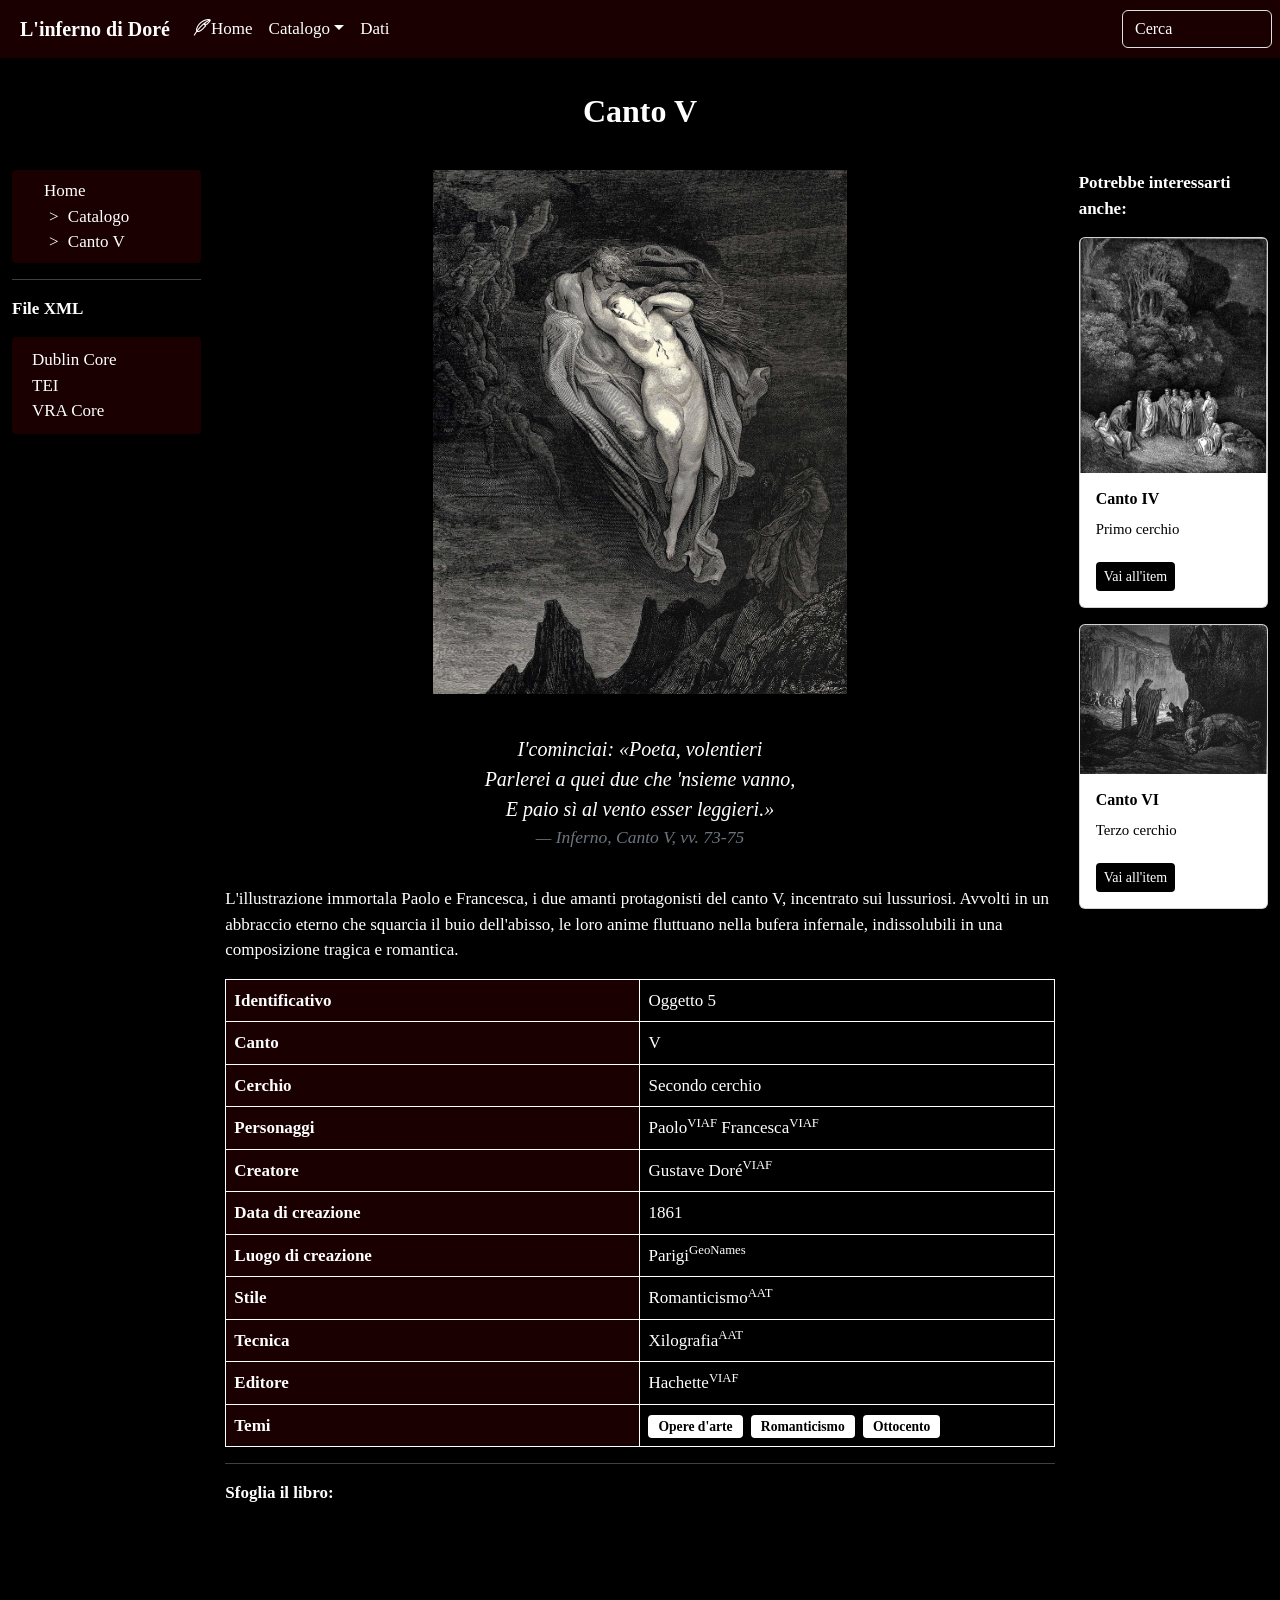
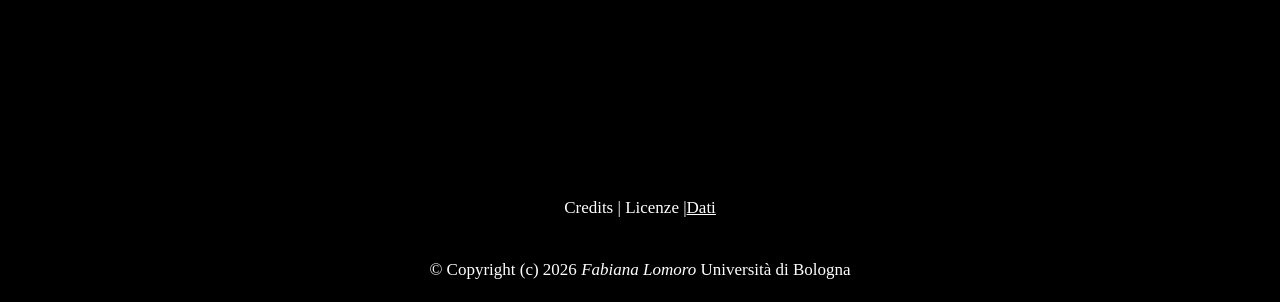
<file: sitoWeb/itemV.html>
<!DOCTYPE html>
<html lang="it">
<head>
	<meta charset="UTF-8"/>
	<meta name="viewport" content="width=device-width, initial-scale=1"/>
	<meta name="DC.title" content="Canto V - L'Inferno inciso da Gustave Doré"/>
	<meta name="DC.Creator" content="Gustave Doré"/>
	<meta name="DC.Subject" content="Hell in art"/>
	<meta name="DC.Description" content="Collezione digitale delle illustrazioni dell'Inferno dantesco di Gustave Doré"/>
	<meta name="DC.Publisher" content="Fabiana Lomoro, Università di Bologna"/>
	<meta name="DC.Date" content="2026"/>
	<meta name="DC.Type" content="Image"/>
	<meta name="DC.Format" content="text/html"/>
	<meta name="DC.Language" content="it"/>
	<meta name="DC.Rights" content="Dominio Pubblico"/>
	<title>Canto V - L'Inferno inciso di Gustave Doré</title>
<!--Bootstrap CSS-->
	<link href="https://cdn.jsdelivr.net/npm/bootstrap@5.3.8/dist/css/bootstrap.min.css" rel="stylesheet">
<!--Bootstrap Icons-->
	<link rel="stylesheet" href="https://cdn.jsdelivr.net/npm/bootstrap-icons@1.13.1/font/bootstrap-icons.min.css">
<!--CSS-->
	<link href="style.css" rel="stylesheet">
</head>
<body>
	<header>
		<nav class="navbar navbar-expand-lg navbar-dark bg-dark fixed-top">
			<a class="navbar-brand" href="index.html">L'inferno di Doré</a>
			<button class="navbar-toggler" type="button" data-bs-toggle="collapse" data-bs-target="#navbarContent">
				<span class="navbar-toggler-icon"></span>
			</button>
			<div class="collapse navbar-collapse" id="navbarContent">
				<ul class="navbar-nav me-auto">
					<li class="nav-item">
						<a class="nav-link" href="index.html"><i class="bi bi-feather"></i>Home</a>
					</li>
					<li class="nav-item dropdown">
						<a class="nav-link dropdown-toggle" href="#" role="button" data-bs-toggle="dropdown">Catalogo</a>
						<ul class="dropdown-menu">
							<li><a class="dropdown-item" href="catalogo.html">Lista</a></li>
							<li><a class="dropdown-item" href="catalogo.html">Persone</a></li>
							<li><a class="dropdown-item" href="catalogo.html">Cerchi</a></li>
						</ul>
					</li>
					<li class="nav-item">
						<a class="nav-link" href="dati.html">Dati</a>
					</li>
				</ul>
			</div>
<!-- barra di ricerca FUORI dal collapse -->
			<form>
				<input class="form-control me-2" type="search" placeholder="Cerca">
			</form>
		</nav>
	</header>
	<main class="pt-2 mt-1">
		<section class="container-fluid">
			<div class="row">
<!--titolo-->
			<div class="col-md-12 pb-4 pt-4">
				<h2 class="text-center">Canto V</h2>
			</div>
<!--aside sinistra-->
			<div class="col-md-2 mt-2">
			<aside>
<!--breadcrumb-->
			<nav>
				<ul class="breadcrumb">
					<li><a href="index.html">Home</a></li>
					<li><a href="catalogo.html"> Catalogo</a></li>
					<li>Canto V</li>
				</ul>
			</nav>

			<hr>
<!--link xml-->
			<p><b>File XML</b></p>
			<ul class="list-unstyled">
				<li><a href="../dati-dore-canto05DC.xml" target="_blank">Dublin Core</a></li>
				<li><a href="../dati-dore-canto05TEI.xml" target="_blank">TEI</a></li>
				<li><a href="../dati-dore-canto05VRA.xml" target="_blank">VRA Core</a></li>
			</ul>
			</aside>
			</div>
<!--contenuto centrale-->
			<div class="col-md-8 mt-2">
				<img src="img/canto05.jpg" class="item-img" alt="Illustrazione Canto V - Gustave Doré">
<!--terzina-->
			<blockquote class="blockquote mt-3 mb-3">
				<p>I'cominciai: «Poeta, volentieri<br>
				Parlerei a quei due che 'nsieme vanno,<br>
				E paio sì al vento esser leggieri.»</p>
				<footer class="blockquote-footer">Inferno, Canto V, vv. 73-75</footer>
			</blockquote>
<!--descrizione-->
			<p class="mt-3 mb-3">L'illustrazione immortala Paolo e Francesca, i due amanti protagonisti del canto V, incentrato sui lussuriosi. Avvolti in un abbraccio eterno che squarcia il buio dell'abisso, le loro anime fluttuano nella bufera infernale, indissolubili in una composizione tragica e romantica.</p>
<!--metadati-->
			<table class="table table-bordered mx-auto">
				<tbody>
					<tr>
						<th>Identificativo</th>
						<td> Oggetto 5</td>
					</tr>
					<tr>
						<th>Canto</th>
						<td> V</td>
					</tr>
					<tr>
						<th>Cerchio</th>
						<td> Secondo cerchio</td>
					</tr>
					<tr>
						<th>Personaggi</th>
						<td> 
						<a href="http://viaf.org/viaf/35385230" target="_blank">Paolo</a><sup>VIAF</sup>
						<a href="http://viaf.org/viaf/55527538" target="_blank">Francesca</a><sup>VIAF</sup>
					</td>
					</tr>
					<tr>
						<th>Creatore</th>
						<td> 
							<a href="http://viaf.org/viaf/41839207" target="_blank">Gustave Doré</a><sup>VIAF</sup>
						</td>
					</tr>
					<tr>
						<th>Data di creazione</th>
						<td> 1861</td>
					</tr>
					<tr>
						<th>Luogo di creazione</th>
						<td> 
							<a href="https://www.geonames.org/2988507" target="_blank">Parigi</a><sup>GeoNames</sup>
						</td>
					</tr>
					<tr>
						<th>Stile</th>
						<td> 
							<a href="https://vocab.getty.edu/aat/300172863" target="_blank">Romanticismo</a><sup>AAT</sup>
						</td>
					</tr>
					<tr>
						<th>Tecnica</th>
						<td> 
							<a href="https://vocab.getty.edu/aat/300041405" target="_blank">Xilografia</a><sup>AAT</sup>
						</td>
					</tr>
					<tr>
						<th>Editore</th>
						<td>
							<a href="http://viaf.org/viaf/159641835" target="_blank"> Hachette</a><sup>VIAF</sup>
						</td>
					</tr>
					<tr>
						<th>Temi</th>
						<td>
							<span class="badge me-1">Opere d'arte</span>
							<span class="badge me-1">Romanticismo</span>
							<span class="badge me-1">Ottocento</span>
						</td>
					</tr>
				</tbody>
			</table>

			<hr>
			<p><b>Sfoglia il libro:</b></p>
			<iframe src="https://archive.org/embed/LaDivinaCommedia/004.jpg" width="100%" height="250"frameborder="0" webkitallowfullscreen="true" allowfullscreen></iframe>	
			</div>
<!--aside destra-->
			<div class="col-md-2 mt-2">
			<aside>
				<p><b>Potrebbe interessarti anche:</b></p>
				<div class="card mb-3">
					<img src="img/canto04.jpg" class="card-img-top" alt="Illustrazione Canto IV">
					<div class="card-body">
						<h6 class="card-title">Canto IV</h6>
						<p class="card-text"><small>Primo cerchio</small></p>
						<a href="#" class="btn btn-sm mt-1">Vai all'item</a>	
					</div>
				</div>

				<div class="card mb-3">
					<img src="img/canto06.jpg" class="card-img-top" alt="Illustrazione Canto VI">
					<div class="card-body">
						<h6 class="card-title">Canto VI</h6>
						<p class="card-text"><small>Terzo cerchio</small></p>
						<a href="#" class="btn btn-sm mt-1">Vai all'item</a>	
					</div>
				</div>
			</aside>
			</div>

			</div>
		</section>
		
	</main>
	<footer>
			<div class="container-fluid pb-3 pt-3">
				<div class="container">
					<p class="mb-0 pb-1 text-center">Credits | Licenze |<a href="dati.html">Dati</a></p>
				</div>
			</div>
			<div class="container-fluid pb-3 pt-3">
				<p class="mb-0 pb-1 text-center">&copy; Copyright (c) 2026 <em>Fabiana Lomoro</em>
				Università di Bologna</p> 
			</div>
		</footer>
	<script src="https://cdn.jsdelivr.net/npm/bootstrap@5.3.8/dist/js/bootstrap.bundle.min.js"></script>
</body>
</html>
</file>
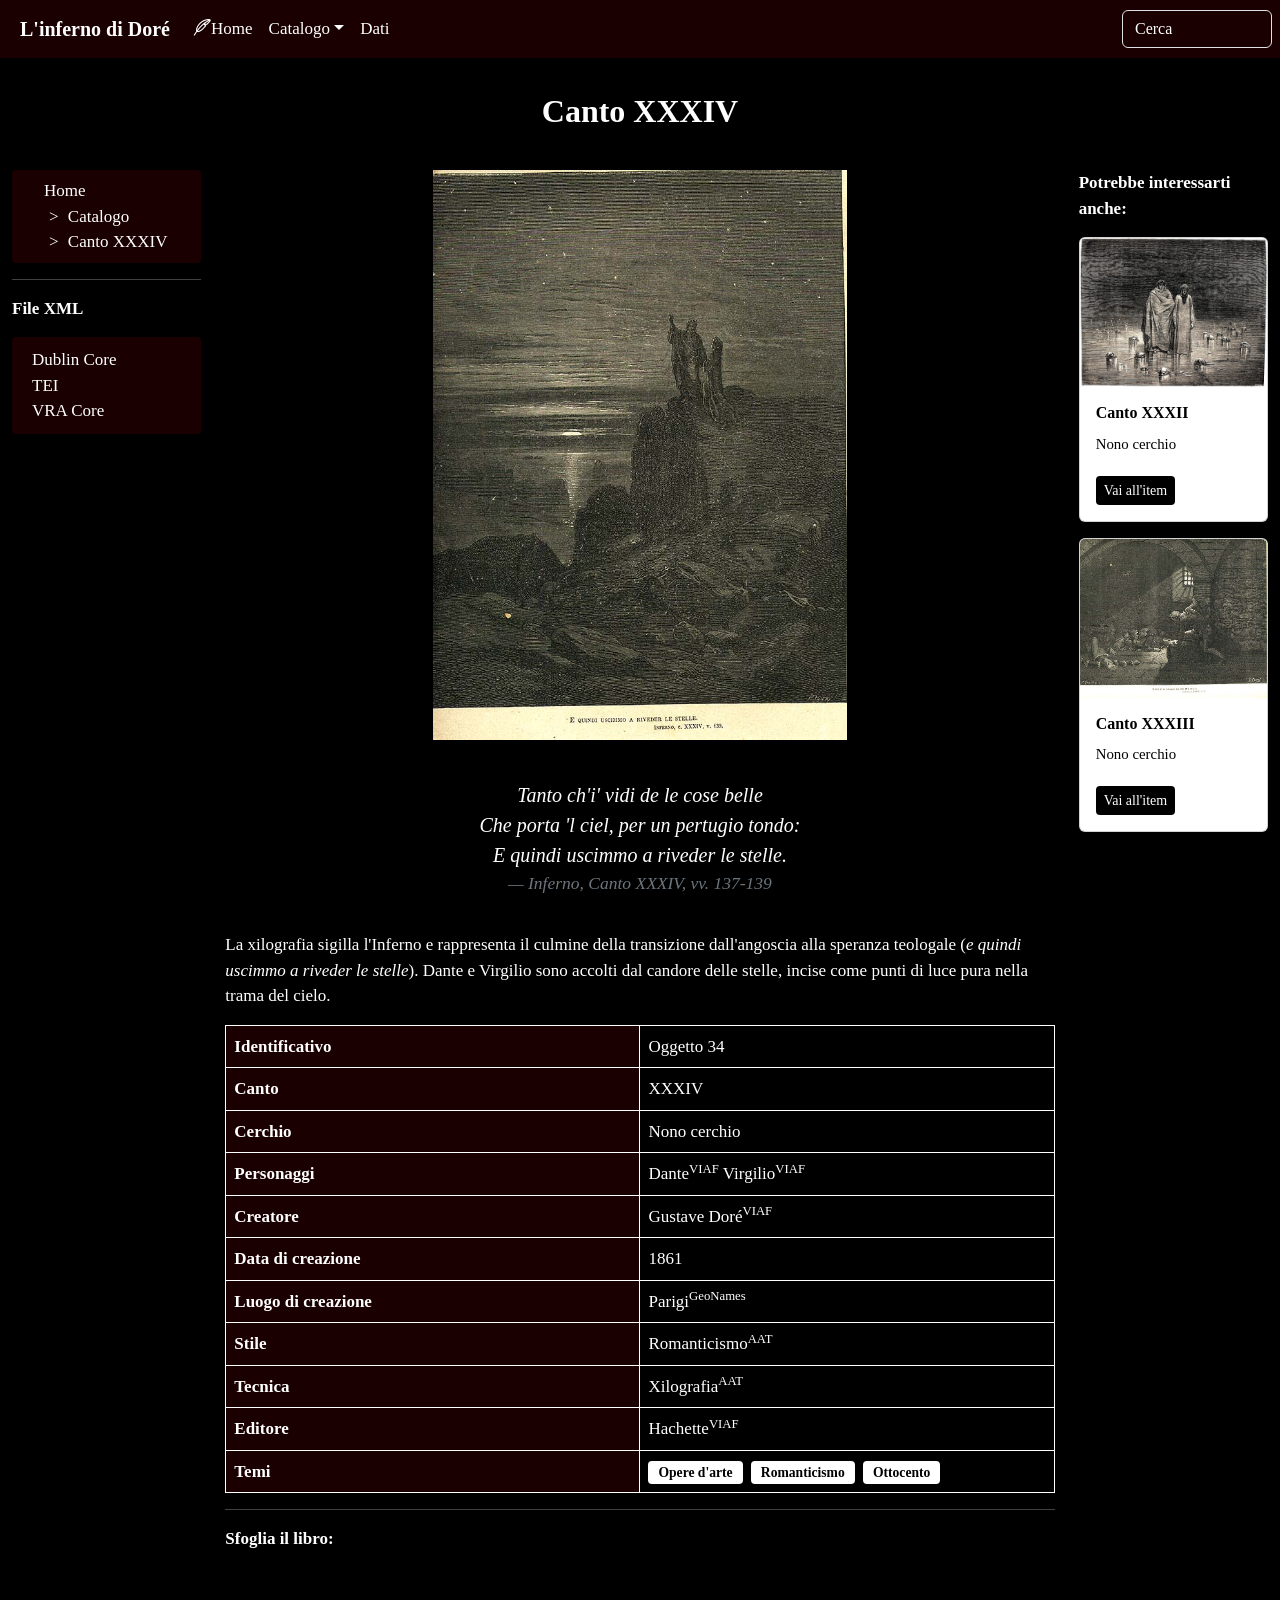
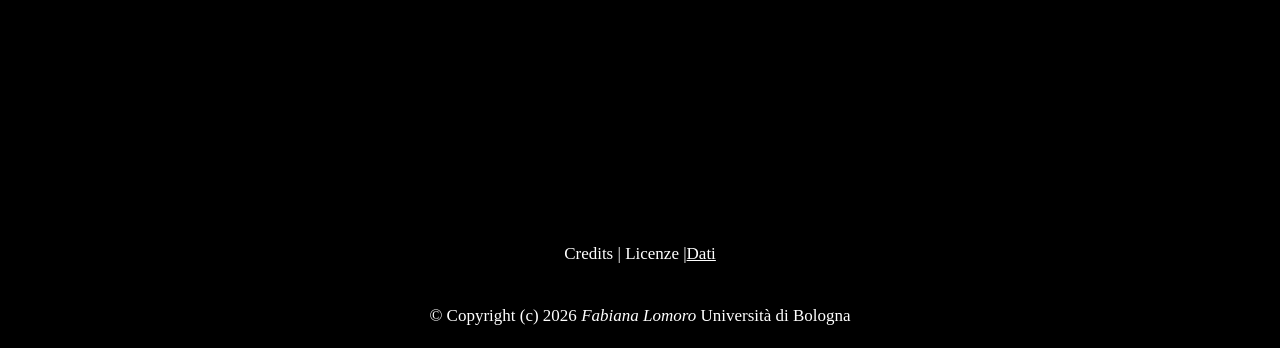
<file: sitoWeb/itemXXXIV.html>
<!DOCTYPE html>
<html lang="it">
<head>
	<meta charset="UTF-8"/>
	<meta name="viewport" content="width=device-width, initial-scale=1"/>
	<meta name="DC.title" content="Canto XXXIV - L'Inferno inciso da Gustave Doré"/>
	<meta name="DC.Creator" content="Gustave Doré"/>
	<meta name="DC.Subject" content="Hell in art"/>
	<meta name="DC.Description" content="Collezione digitale delle illustrazioni dell'Inferno dantesco di Gustave Doré"/>
	<meta name="DC.Publisher" content="Fabiana Lomoro, Università di Bologna"/>
	<meta name="DC.Date" content="2026"/>
	<meta name="DC.Type" content="Image"/>
	<meta name="DC.Format" content="text/html"/>
	<meta name="DC.Language" content="it"/>
	<meta name="DC.Rights" content="Dominio Pubblico"/>
	<title>Canto XXXIV - L'Inferno inciso di Gustave Doré</title>
<!--Bootstrap CSS-->
	<link href="https://cdn.jsdelivr.net/npm/bootstrap@5.3.8/dist/css/bootstrap.min.css" rel="stylesheet">
<!--Bootstrap Icons-->
	<link rel="stylesheet" href="https://cdn.jsdelivr.net/npm/bootstrap-icons@1.13.1/font/bootstrap-icons.min.css">
<!--CSS-->
	<link href="style.css" rel="stylesheet">
</head>
<body>
	<header>
		<nav class="navbar navbar-expand-lg navbar-dark bg-dark fixed-top">
			<a class="navbar-brand" href="index.html">L'inferno di Doré</a>
			<button class="navbar-toggler" type="button" data-bs-toggle="collapse" data-bs-target="#navbarContent">
				<span class="navbar-toggler-icon"></span>
			</button>
			<div class="collapse navbar-collapse" id="navbarContent">
				<ul class="navbar-nav me-auto">
					<li class="nav-item">
						<a class="nav-link" href="index.html"><i class="bi bi-feather"></i>Home</a>
					</li>
					<li class="nav-item dropdown">
						<a class="nav-link dropdown-toggle" href="#" role="button" data-bs-toggle="dropdown">Catalogo</a>
						<ul class="dropdown-menu">
							<li><a class="dropdown-item" href="catalogo.html">Lista</a></li>
							<li><a class="dropdown-item" href="catalogo.html">Persone</a></li>
							<li><a class="dropdown-item" href="catalogo.html">Cerchi</a></li>
						</ul>
					</li>
					<li class="nav-item">
						<a class="nav-link" href="dati.html">Dati</a>
					</li>
				</ul>
			</div>
<!-- barra di ricerca FUORI dal collapse -->
			<form>
				<input class="form-control me-2" type="search" placeholder="Cerca">
			</form>
		</nav>
	</header>
	<main class="pt-2 mt-1">
		<section class="container-fluid">
			<div class="row">
<!--titolo-->
			<div class="col-md-12 pb-4 pt-4">
				<h2 class="text-center">Canto XXXIV</h2>
			</div>
<!--aside sinistra-->
			<div class="col-md-2 mt-2">
			<aside>
<!--breadcrumb-->
			<nav>
				<ul class="breadcrumb">
					<li><a href="index.html">Home</a></li>
					<li><a href="catalogo.html"> Catalogo</a></li>
					<li>Canto XXXIV</li>
				</ul>
			</nav>

			<hr>
<!--link xml-->
			<p><b>File XML</b></p>
			<ul class="list-unstyled">
				<li><a href="../dati-dore-canto34DC.xml" target="_blank">Dublin Core</a></li>
				<li><a href="../dati-dore-canto34TEI.xml" target="_blank">TEI</a></li>
				<li><a href="../dati-dore-canto34VRA.xml" target="_blank">VRA Core</a></li>
			</ul>
			</aside>
			</div>
<!--contenuto centrale-->
			<div class="col-md-8 mt-2">
				<img src="img/canto34.jpg" class="item-img" alt="Illustrazione Canto XXXIV - Gustave Doré">
<!--terzina-->
			<blockquote class="blockquote mt-3 mb-3">
				<p>Tanto ch'i' vidi de le cose belle<br>
				Che porta 'l ciel, per un pertugio tondo:<br>
				E quindi uscimmo a riveder le stelle.</p>
				<footer class="blockquote-footer">Inferno, Canto XXXIV, vv. 137-139</footer>
			</blockquote>
<!--descrizione-->
			<p class="mt-3 mb-3">La xilografia sigilla l'Inferno e rappresenta il culmine della transizione dall'angoscia alla speranza teologale (<em>e quindi uscimmo a riveder le stelle</em>). Dante e Virgilio sono accolti dal candore delle stelle, incise come punti di luce pura nella trama del cielo.</p>
<!--metadati-->
			<table class="table table-bordered mx-auto">
				<tbody>
					<tr>
						<th>Identificativo</th>
						<td> Oggetto 34</td>
					</tr>
					<tr>
						<th>Canto</th>
						<td> XXXIV</td>
					</tr>
					<tr>
						<th>Cerchio</th>
						<td> Nono cerchio</td>
					</tr>
					<tr>
						<th>Personaggi</th>
						<td> 
						<a href="http://viaf.org/viaf/97105654" target="_blank">Dante</a><sup>VIAF</sup>
						<a href="http://viaf.org/viaf/8194433" target="_blank">Virgilio</a><sup>VIAF</sup>
					</td>
					</tr>
					<tr>
						<th>Creatore</th>
						<td> 
							<a href="http://viaf.org/viaf/41839207" target="_blank">Gustave Doré</a><sup>VIAF</sup>
						</td>
					</tr>
					<tr>
						<th>Data di creazione</th>
						<td> 1861</td>
					</tr>
					<tr>
						<th>Luogo di creazione</th>
						<td> 
							<a href="https://www.geonames.org/2988507" target="_blank">Parigi</a><sup>GeoNames</sup>
						</td>
					</tr>
					<tr>
						<th>Stile</th>
						<td> 
							<a href="https://vocab.getty.edu/aat/300172863" target="_blank">Romanticismo</a><sup>AAT</sup>
						</td>
					</tr>
					<tr>
						<th>Tecnica</th>
						<td> 
							<a href="https://vocab.getty.edu/aat/300041405" target="_blank">Xilografia</a><sup>AAT</sup>
						</td>
					</tr>
					<tr>
						<th>Editore</th>
						<td>
							<a href="http://viaf.org/viaf/159641835" target="_blank"> Hachette</a><sup>VIAF</sup>
						</td>
					</tr>
					<tr>
						<th>Temi</th>
						<td>
							<span class="badge me-1">Opere d'arte</span>
							<span class="badge me-1">Romanticismo</span>
							<span class="badge me-1">Ottocento</span>
						</td>
					</tr>
				</tbody>
			</table>

			<hr>
			<p><b>Sfoglia il libro:</b></p>
			<iframe src="https://archive.org/embed/LaDivinaCommedia/004.jpg" width="100%" height="250"frameborder="0" webkitallowfullscreen="true" allowfullscreen></iframe>	
			</div>
<!--aside destra-->
			<div class="col-md-2 mt-2">
			<aside>
				<p><b>Potrebbe interessarti anche:</b></p>
				<div class="card mb-3">
					<img src="img/canto32.jpg" class="card-img-top" alt="Illustrazione Canto XXXII">
					<div class="card-body">
						<h6 class="card-title">Canto XXXII</h6>
						<p class="card-text"><small>Nono cerchio</small></p>
						<a href="#" class="btn btn-sm mt-1">Vai all'item</a>	
					</div>
				</div>

				<div class="card mb-3">
					<img src="img/canto33.jpg" class="card-img-top" alt="Illustrazione Canto XXXIII">
					<div class="card-body">
						<h6 class="card-title">Canto XXXIII</h6>
						<p class="card-text"><small>Nono cerchio</small></p>
						<a href="#" class="btn btn-sm mt-1">Vai all'item</a>	
					</div>
				</div>
			</aside>
			</div>

			</div>
		</section>
		
	</main>
	<footer>
			<div class="container-fluid pb-3 pt-3">
				<div class="container">
					<p class="mb-0 pb-1 text-center">Credits | Licenze |<a href="dati.html">Dati</a></p>
				</div>
			</div>
			<div class="container-fluid pb-3 pt-3">
				<p class="mb-0 pb-1 text-center">&copy; Copyright (c) 2026 <em>Fabiana Lomoro</em>
				Università di Bologna</p> 
			</div>
		</footer>
	<script src="https://cdn.jsdelivr.net/npm/bootstrap@5.3.8/dist/js/bootstrap.bundle.min.js"></script>
</body>
</html>
</file>
<file: style.css>
/*body*/
body {
	font-size: 17px;
	background-color: #000000;
	color: #ffffff;
	font-family: Georgia, serif;
}

/*navbar*/
.navbar {
	background-color: #1a0000 !important;
}

.navbar-toggler {
	margin-right: auto;
}

.navbar-toggler:focus {
	box-shadow: 0 0 2px rgba(255,255,255,0.3);
}

.navbar-brand {
	margin-left: 20px;
	font-weight: bold;
}

.navbar .nav-link {
	color: #ffffff !important;
}

.navbar .nav-link:hover {
	background-color: #000000;
	border-radius: 5px;
}

.navbar input {
	background-color: transparent !important;
	color: #ffffff;
	width: 150px;
}

.navbar input:focus {
	background-color: transparent !important;
	color: #ffffff;
	border: 1px solid #ffffff;
	box-shadow: none;
}

.navbar input::placeholder {
	color: #ffffff;
	opacity: 1;
}

/*dropdown*/
.dropdown-menu {
	background-color: #1a0000;
}

.dropdown-item {
	color: #ffffff;
}

.dropdown-item:active {
	background-color: #ffffff;
	color: #000000;
}

/*header*/
header {
	padding-top: 56px;
}

/*carosello*/
.carousel {
	background-color: #1a0000;
	width: 60%;
	margin: 30px auto;
	padding: 20px;
}

.carousel-item img {
	height: 500px;
	object-fit: cover;
}

/*testo carosello*/
.carousel-caption h1, .carousel-caption p {
	text-shadow: 3px 3px 8px #000000;
}

.carousel-caption {
	background-color: rgba(0, 0, 0, 0.6);
	border-radius: 8px;
	padding: 20px;
}

/*bottone carosello*/
.carousel-caption .btn {
	background-color: #1a0000;
	color: #ffffff;
	border: none;
}

.carousel-caption .btn:hover {
	background-color: #000000;
}

/*main*/ 
.background-bordeaux {
	background-color: #1a0000;
}

main .btn {
	background-color: #000000;
	color: #ffffff;
	border: none;
}

/*card*/
.card {
	background-color: #ffffff;
	color: #000000;
	transition: transform 0.2s;
}

.card:hover {
	transform: translateY(-5px);
}


/*titolo sezione*/
.card .card-title { 
	font-weight: bold;
}

section h2 { 
	font-weight: bold;
}

/*hover bottoni card*/
.card .btn:hover { 
	background-color: #1a0000;
	color: #ffffff;
}

/*sezione sfondo*/
.sfondo-sezione {
	background-image: url("img/sfondo-sezione.jpg");
	background-size: cover;
	background-position: center;
	height: 600px;
}

/*footer*/
footer a {
	color: #ffffff;
}

/*aside*/
.breadcrumb {
	background-color: #1a0000;
	padding: 8px 12px;
	border-radius: 4px;
}

.breadcrumb li a, .breadcrumb li {
	color: #ffffff;
	text-decoration: none;
}

.breadcrumb li + li::before {
	content: "> ";
	padding: 0 5px;
	
}

aside ul {
	background-color: #1a0000;
	padding: 10px 12px;
	border-radius: 4px;
}

aside ul li {
	padding-left: 20px;
}

aside ul li a {
	color: #ffffff;
	text-decoration: none;
}

aside ul li a:hover {
	text-decoration: underline;
}

/*tab catalogo*/
.nav-tabs .nav-link {
	color: #000000;
	background-color: #ffffff;
	border: 1px solid #000000;
	margin-right: 2px;
	padding: 4px 8px;
	}

.nav-tabs .nav-link.active {
	background-color: #1a0000;
	color: #ffffff;
	border-color: #1a0000;
}

.nav-tabs .nav-link:hover {
	background-color: #1a0000;
	color: #ffffff;
}

/*immagine item*/
.item-img {
	width: 50%;
	display: block;
	margin: 0 auto 20px auto;
}

/*blockquote*/
blockquote {
	text-align: center;
	padding: 20px;
	font-style: italic;
	margin-bottom: 5px;
}


/*tabella item*/
.table a {
	color: #ffffff;
	text-decoration: none;
}

.table a:hover {
	text-decoration: underline;
}

.table th {
	background-color: #1a0000;
	color: #ffffff;
	width: 35%;
}

.table td {
	background-color: #000000;
	color: #ffffff !important;
	width: 35%;
}

.table-bordered td, .table-bordered th {
	border: 1px solid #ffffff !important;
}

/*badge*/
.badge {
	background-color: #ffffff;
	color: #000000;
	padding: 5px 10px;
	border-radius: 4px;
	font-size: 0.85rem;
}

/*tabella dati*/
.tabella-dati thead th {
	background-color: #ffffff;
	color: #000000;
	border: 3px solid #000000 !important;
}

/*sfondo dati*/
.sfondo-dati {
	background-image: url("img/sfondo-sezione2.jpg");
	background-size: cover;
	background-position: center;
	height: 400px;
}
</file>
<file: sitoWeb/style.css>
/*body*/
body {
	font-size: 17px;
	background-color: #000000;
	color: #ffffff;
	font-family: Georgia, serif;
}

/*navbar*/
.navbar {
	background-color: #1a0000 !important;
}

.navbar-toggler {
	margin-right: auto;
}

.navbar-toggler:focus {
	box-shadow: 0 0 2px rgba(255,255,255,0.3);
}

.navbar-brand {
	margin-left: 20px;
	font-weight: bold;
}

.navbar .nav-link {
	color: #ffffff !important;
}

.navbar .nav-link:hover {
	background-color: #000000;
	border-radius: 5px;
}

.navbar input {
	background-color: transparent !important;
	color: #ffffff;
	width: 150px;
}

.navbar input:focus {
	background-color: transparent !important;
	color: #ffffff;
	border: 1px solid #ffffff;
	box-shadow: none;
}

.navbar input::placeholder {
	color: #ffffff;
	opacity: 1;
}

/*dropdown*/
.dropdown-menu {
	background-color: #1a0000;
}

.dropdown-item {
	color: #ffffff;
}

.dropdown-item:active {
	background-color: #ffffff;
	color: #000000;
}

/*header*/
header {
	padding-top: 56px;
}

/*carosello*/
.carousel {
	background-color: #1a0000;
	width: 60%;
	margin: 30px auto;
	padding: 20px;
}

.carousel-item img {
	height: 500px;
	object-fit: cover;
}

/*testo carosello*/
.carousel-caption h1, .carousel-caption p {
	text-shadow: 3px 3px 8px #000000;
}

.carousel-caption {
	background-color: rgba(0, 0, 0, 0.6);
	border-radius: 8px;
	padding: 20px;
}

/*bottone carosello*/
.carousel-caption .btn {
	background-color: #1a0000;
	color: #ffffff;
	border: none;
}

.carousel-caption .btn:hover {
	background-color: #000000;
}

/*main*/ 
.background-bordeaux {
	background-color: #1a0000;
}

main .btn {
	background-color: #000000;
	color: #ffffff;
	border: none;
}

/*card*/
.card {
	background-color: #ffffff;
	color: #000000;
	transition: transform 0.2s;
}

.card:hover {
	transform: translateY(-5px);
}


/*titolo sezione*/
.card .card-title { 
	font-weight: bold;
}

section h2 { 
	font-weight: bold;
}

/*hover bottoni card*/
.card .btn:hover { 
	background-color: #1a0000;
	color: #ffffff;
}

/*sezione sfondo*/
.sfondo-sezione {
	background-image: url("img/sfondo-sezione.jpg");
	background-size: cover;
	background-position: center;
	height: 600px;
}

/*footer*/
footer a {
	color: #ffffff;
}

/*aside*/
.breadcrumb {
	background-color: #1a0000;
	padding: 8px 12px;
	border-radius: 4px;
}

.breadcrumb li a, .breadcrumb li {
	color: #ffffff;
	text-decoration: none;
}

.breadcrumb li + li::before {
	content: "> ";
	padding: 0 5px;
	
}

aside ul {
	background-color: #1a0000;
	padding: 10px 12px;
	border-radius: 4px;
}

aside ul li {
	padding-left: 20px;
}

aside ul li a {
	color: #ffffff;
	text-decoration: none;
}

aside ul li a:hover {
	text-decoration: underline;
}

/*tab catalogo*/
.nav-tabs .nav-link {
	color: #000000;
	background-color: #ffffff;
	border: 1px solid #000000;
	margin-right: 2px;
	padding: 4px 8px;
	}

.nav-tabs .nav-link.active {
	background-color: #1a0000;
	color: #ffffff;
	border-color: #1a0000;
}

.nav-tabs .nav-link:hover {
	background-color: #1a0000;
	color: #ffffff;
}

/*immagine item*/
.item-img {
	width: 50%;
	display: block;
	margin: 0 auto 20px auto;
}

/*blockquote*/
blockquote {
	text-align: center;
	padding: 20px;
	font-style: italic;
	margin-bottom: 5px;
}


/*tabella item*/
.table a {
	color: #ffffff;
	text-decoration: none;
}

.table a:hover {
	text-decoration: underline;
}

.table th {
	background-color: #1a0000;
	color: #ffffff;
	width: 35%;
}

.table td {
	background-color: #000000;
	color: #ffffff !important;
	width: 35%;
}

.table-bordered td, .table-bordered th {
	border: 1px solid #ffffff !important;
}

/*badge*/
.badge {
	background-color: #ffffff;
	color: #000000;
	padding: 5px 10px;
	border-radius: 4px;
	font-size: 0.85rem;
}

/*tabella dati*/
.tabella-dati thead th {
	background-color: #ffffff;
	color: #000000;
	border: 3px solid #000000 !important;
}

/*sfondo dati*/
.sfondo-dati {
	background-image: url("img/sfondo-sezione2.jpg");
	background-size: cover;
	background-position: center;
	height: 400px;
}
</file>
